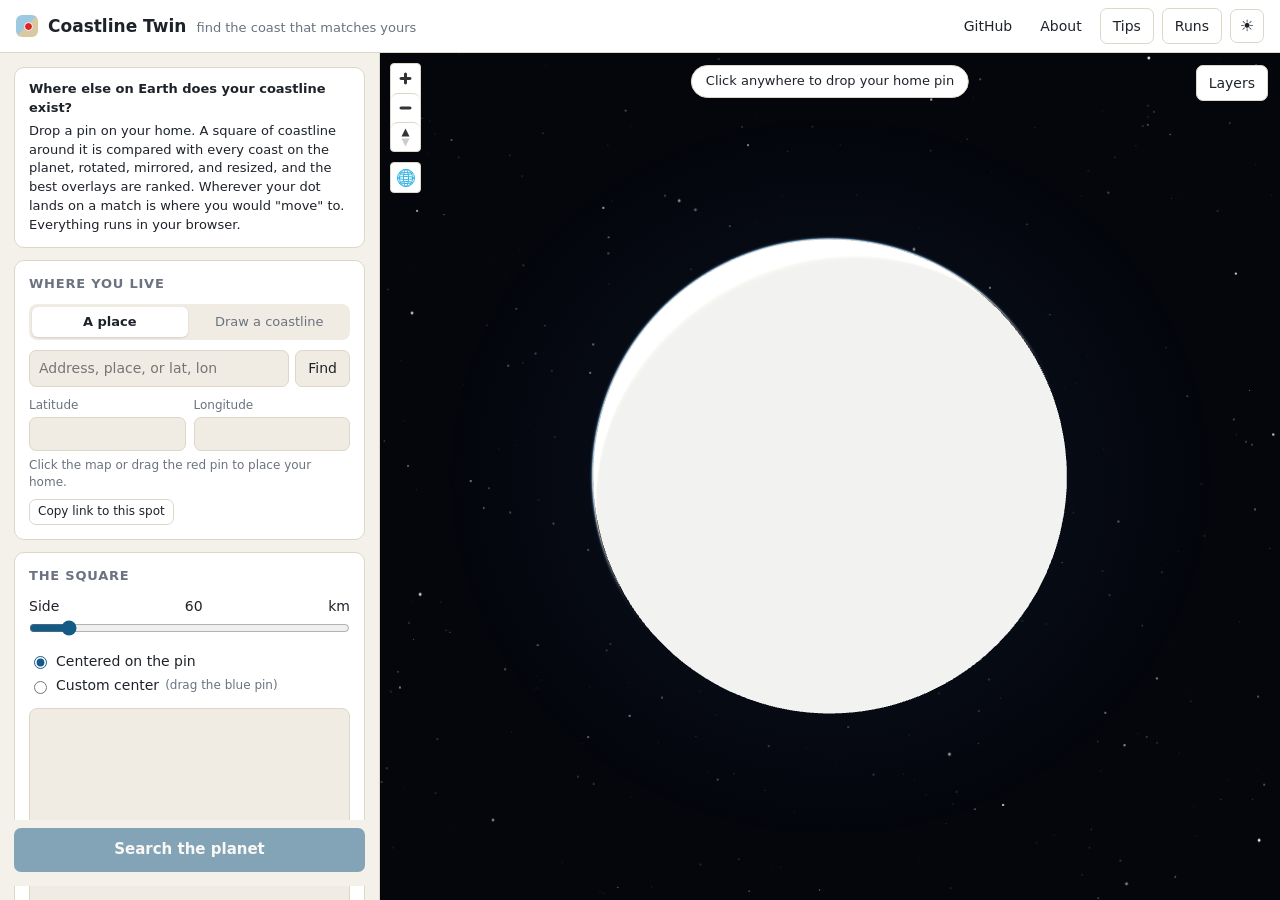
<file: docs/index.html>
<!doctype html>
<html lang="en">
<head>
<meta charset="utf-8">
<meta name="viewport" content="width=device-width, initial-scale=1">
<meta name="color-scheme" content="light dark">
<meta name="description" content="Take a square of the coastline around your home and find the places on Earth whose coastline lines up with it. Runs entirely in your browser.">
<title>Coastline Twin</title>
<meta property="og:title" content="Coastline Twin">
<meta property="og:description" content="Take a square of the coastline around your home and find the places on Earth whose coastline lines up with it. Runs entirely in your browser.">
<meta property="og:type" content="website">
<meta property="og:url" content="https://silentoplayz.github.io/coastline-twin/">
<meta property="og:image" content="https://silentoplayz.github.io/coastline-twin/images/compare-satellite.jpg">
<meta name="twitter:card" content="summary_large_image">
<script>
  try {
    const s = localStorage.getItem("color-scheme");
    if (s === "light" || s === "dark") {
      document.querySelector('meta[name="color-scheme"]').content = s;
      document.documentElement.classList.add("theme-" + s);
    }
  } catch (e) {}
</script>
<link rel="stylesheet" href="vendor/maplibre-gl.css">
<link rel="stylesheet" href="style.css">
<link rel="icon" href="data:image/svg+xml,%3Csvg xmlns='http://www.w3.org/2000/svg' viewBox='0 0 32 32'%3E%3Crect width='32' height='32' rx='6' fill='%23145a86'/%3E%3Cpath d='M4 22c4-2 6-8 10-8s6 8 10 8 4-4 4-4v10H4z' fill='%23d9c9a3'/%3E%3Ccircle cx='17' cy='15' r='3' fill='%23d62728'/%3E%3C/svg%3E">
</head>
<body>
<header class="topbar">
  <div class="brand">
    <span class="brand-mark" aria-hidden="true"></span>
    <span class="brand-name">Coastline Twin</span>
    <span class="brand-tag">find the coast that matches yours</span>
  </div>
  <div class="topbar-actions">
    <a class="ghost" href="https://github.com/silentoplayz/coastline-twin" target="_blank" rel="noopener" style="padding:7px 10px;text-decoration:none;color:var(--text)">GitHub</a>
    <a class="ghost" href="about.html" style="padding:7px 10px;text-decoration:none;color:var(--text)">About</a>
    <button type="button" id="tips-button" class="ghost">Tips</button>
    <button type="button" id="runs-button" class="ghost">Runs <span id="runs-count" class="count"></span></button>
    <button type="button" id="theme-toggle" class="ghost icon" aria-label="Toggle color scheme" title="Toggle light or dark">
      <span class="sun" aria-hidden="true">☀</span><span class="moon" aria-hidden="true">☾</span>
    </button>
  </div>
</header>

<main class="layout">
  <aside class="sidebar">
    <div class="hero">
      <b>Where else on Earth does your coastline exist?</b>
      <p>Drop a pin on your home. A square of coastline around it is compared with every coast on the planet, rotated, mirrored, and resized, and the best overlays are ranked. Wherever your dot lands on a match is where you would "move" to. Everything runs in your browser.</p>
    </div>
    <form id="search-form" autocomplete="off" novalidate>
      <section class="panel">
        <h2>Where you live</h2>
        <div class="mode-switch" role="tablist" aria-label="How to describe home">
          <button type="button" class="mode-tab active" data-mode="place" role="tab" aria-selected="true">A place</button>
          <button type="button" class="mode-tab" data-mode="draw" role="tab" aria-selected="false">Draw a coastline</button>
        </div>
        <div id="place-panel">
        <div class="search-row">
          <input type="search" id="address" name="address" placeholder="Address, place, or lat, lon" aria-label="Address or coordinates">
          <button type="submit" id="search-button">Find</button>
        </div>
        <ul id="geocode-results" class="suggestions" role="listbox" hidden></ul>
        <div class="coord-row">
          <label>Latitude <input type="number" id="home-lat" step="0.0001" min="-90" max="90"></label>
          <label>Longitude <input type="number" id="home-lon" step="0.0001" min="-180" max="180"></label>
        </div>
        <p id="home-address" class="muted small">Click the map or drag the red pin to place your home.</p>
        </div>
        <div id="draw-panel" hidden>
          <canvas id="draw-canvas" class="draw-canvas"></canvas>
          <div class="draw-tools">
            <div class="button-row">
              <button type="button" class="small tool active" data-tool="land">Land</button>
              <button type="button" class="small tool" data-tool="water">Water</button>
              <button type="button" class="small tool" data-tool="dot">Dot</button>
              <label class="brush">Brush <input type="range" id="draw-brush" min="1" max="6" value="3"></label>
            </div>
            <div class="button-row">
              <button type="button" id="draw-undo" class="ghost small">Undo</button>
              <button type="button" id="draw-clear" class="ghost small">Clear</button>
              <button type="button" id="draw-flip" class="ghost small">Flip</button>
              <button type="button" id="draw-from-place" class="ghost small">Start from the map's square</button>
            </div>
          </div>
          <p class="muted small">Paint land and water, then put the dot where "home" would be. The square is <output id="draw-side">60</output> km across, set by the Side slider below. Sand is land, blue is water.</p>
        </div>
        <div class="button-row" style="margin-top:8px"><button type="button" id="copy-link" class="ghost small">Copy link to this spot</button></div>
      </section>

      <section class="panel">
        <h2>The square</h2>
        <label class="range-row">
          <span>Side <output id="side-out">60</output> km</span>
          <input type="range" id="side-km" min="20" max="400" step="5" value="60">
        </label>
        <div class="choice-row" role="radiogroup" aria-label="Square center">
          <label><input type="radio" name="center-mode" value="home" checked> Centered on the pin</label>
          <label><input type="radio" name="center-mode" value="custom"> Custom center <span class="muted small">(drag the blue pin)</span></label>
        </div>
        <div id="preview" class="preview">
          <div class="preview-image">
            <canvas id="preview-canvas" hidden></canvas>
            <div id="preview-empty" class="preview-empty">Set a location to preview the square.</div>
          </div>
          <dl id="preview-stats" class="stats" hidden>
            <div><dt>Pixels</dt><dd id="stat-pixels"></dd></div>
            <div><dt>Land</dt><dd id="stat-land"></dd></div>
            <div><dt>Coast ratio</dt><dd id="stat-coast"></dd></div>
            <div><dt>Tiles</dt><dd id="stat-tiles"></dd></div>
          </dl>
          <p id="preview-climate" class="muted small" hidden></p>
          <p id="preview-warning" class="warning small" hidden></p>
        </div>
      </section>

      <section class="panel">
        <h2>Matching</h2>
        <label class="field">Rotation
          <select id="rot-max">
            <option value="15">Within ±15°</option>
            <option value="45" selected>Within ±45°</option>
            <option value="90">Within ±90°</option>
            <option value="180">Any orientation</option>
          </select>
        </label>
        <label class="check"><input type="checkbox" id="flip" checked> Allow mirror images</label>
        <label class="check"><input type="checkbox" id="hemisphere-flip"> Allow north–south mirrors <span class="muted small">(a south-facing bay matches a north-facing one)</span></label>
        <fieldset class="chips">
          <legend>Sizes to try</legend>
          <label><input type="checkbox" name="scale" value="0.65"> 0.65×</label>
          <label><input type="checkbox" name="scale" value="0.8"> 0.8×</label>
          <label><input type="checkbox" name="scale" value="1" checked> 1×</label>
          <label><input type="checkbox" name="scale" value="1.25" checked> 1.25×</label>
          <label><input type="checkbox" name="scale" value="1.5"> 1.5×</label>
        </fieldset>
        <label class="range-row">
          <span>Detail weight <output id="detail-out">0.5</output></span>
          <input type="range" id="detail-weight" min="0" max="1" step="0.05" value="0.5">
          <span class="muted small">0 compares land masks only, 1 compares coastline overlap only</span>
        </label>
        <label class="field">Search quality
          <select id="quality">
            <option value="fast" selected>Fast (coarse pass, then refine)</option>
            <option value="thorough">Thorough (4x slower)</option>
          </select>
        </label>
        <label class="field">Coastline band <span class="muted small">pixels either side of the shoreline that count as coast</span>
          <select id="band-px">
            <option value="1">1 px, strict</option>
            <option value="2" selected>2 px</option>
            <option value="3">3 px, loose</option>
          </select>
        </label>
        <label class="field">Matches to keep <input type="number" id="top" min="1" max="100" value="15"></label>
      </section>

      <section class="panel">
        <h2>Filters</h2>
        <label class="field">Climate
          <select id="climate">
            <option value="">Any</option>
            <option value="same" id="climate-same">Same as home</option>
            <option value="group" id="climate-group">Same group as home</option>
            <option value="A">Tropical (A)</option>
            <option value="B">Arid (B)</option>
            <option value="C">Temperate (C)</option>
            <option value="D">Continental (D)</option>
            <option value="E">Polar (E)</option>
            <option value="C,D">Temperate or continental</option>
          </select>
        </label>
        <label class="check"><input type="checkbox" id="same-hemisphere"> Same hemisphere</label>
        <label class="field">Latitude band <span class="muted small">degrees from your absolute latitude, blank for any</span>
          <input type="number" id="lat-band" min="0" max="90" step="1" placeholder="any">
        </label>
        <div class="field">
          <span>Region</span>
          <div class="button-row">
            <button type="button" id="bbox-set" class="ghost">Use current map view</button>
            <button type="button" id="bbox-clear" class="ghost" hidden>Clear</button>
          </div>
          <p id="bbox-text" class="muted small">Whole planet</p>
        </div>
      </section>

      <details class="panel">
        <summary>Advanced</summary>
        <label class="check"><input type="checkbox" id="vector-sharpen" checked> Sharpen the top 20 with vector coastlines <span class="muted small">(OpenFreeMap tiles, about 250 m)</span></label>
        <label class="field">Minimum score <input type="number" id="min-score" min="0" max="1" step="0.05" value="0.5"></label>
        <label class="field">Ignore matches within <span class="muted small">km of home, blank for twice the side</span>
          <input type="number" id="exclude-km" min="0" step="10" placeholder="auto">
        </label>
        <label class="field">Worker threads <input type="number" id="workers" min="1" max="32" placeholder="auto"></label>
        <label class="field">Run label <input type="text" id="label" maxlength="60" placeholder="optional"></label>
      </details>

      <div class="run-bar">
        <button type="button" id="run-button" class="primary" disabled>Search the planet</button>
        <p id="run-estimate" class="muted small" style="text-align:center;margin:6px 0 0"></p>
      </div>
      <section id="status" class="panel status" hidden>
        <div class="status-head">
          <span id="status-label"></span>
          <button type="button" id="cancel-button" class="ghost small" hidden>Cancel</button>
        </div>
        <progress id="status-progress" max="100" value="0"></progress>
        <p id="status-text" class="muted small"></p>
        <ol id="status-interim" class="interim" hidden></ol>
      </section>
      <p class="notice">Land mask: GLOBE 30 arc-second via global-land-mask. Climate zones: Köppen-Geiger map by Rubel et al. (2017), University of Vienna, via kgcpy. Geocoding: Photon and Nominatim (OpenStreetMap). Map: MapLibre GL with OpenFreeMap vector tiles, OpenTopoMap, Esri imagery, and Mapzen elevation. Vector sharpening reads OpenFreeMap water polygons (© OpenMapTiles, data © OpenStreetMap contributors).</p>
    </form>
  </aside>

  <section class="map-wrap">
    <div id="space" aria-hidden="true"><div class="stars stars-far"></div><div class="stars stars-near"></div></div>
    <div id="map" role="application" aria-label="Map"></div>
    <div id="map-hint" class="map-hint">Click anywhere to drop your home pin</div>
    <div id="map-status" class="map-status" aria-hidden="true" hidden><span id="status-scale" class="scale"><i></i><b></b></span><span id="status-coords"></span><span id="status-elev"></span><span id="status-eye"></span></div>
    <div class="layers-control">
      <button type="button" id="layers-button" class="ghost" aria-expanded="false" aria-controls="layers-panel">Layers</button>
      <div id="layers-panel" class="layers-panel" hidden>
        <div class="layers-group"><b>Basemap</b><div id="basemap-options" class="layers-options"></div></div>
        <div class="layers-group" id="details-group"><b>Details</b>
          <div id="details-presets" class="details-presets"></div>
          <div id="details-custom" class="layers-options details-custom" hidden></div>
          <p id="details-note" class="muted small layers-hint" hidden>Topographic tiles carry their own labels and roads, so there is nothing to switch off.</p>
        </div>
        <div class="layers-group"><b>Overlays</b><div class="layers-options">
          <label><input type="checkbox" id="layer-hillshade"> Hillshade</label>
          <label><input type="checkbox" id="layer-terrain"> 3D terrain</label>
          <p id="terrain-hint" class="muted small layers-hint" hidden>Tilt the map with right-drag and zoom in to see relief. Hillshade makes it clearer.</p>
          <label><input type="checkbox" id="layer-mask"> Land mask the matcher sees</label>
        </div></div>
      </div>
    </div>
  </section>

  <aside id="results" class="results" hidden>
    <div class="results-head">
      <div>
        <h2 id="results-title"></h2>
        <p id="results-meta" class="muted small"></p>
      </div>
      <button type="button" id="results-close" class="ghost icon" aria-label="Close results">×</button>
    </div>
    <div class="tabs" role="tablist">
      <button type="button" role="tab" aria-selected="true" data-tab="matches">Matches</button>
      <button type="button" role="tab" aria-selected="false" data-tab="sheet">Contact sheet</button>
      <button type="button" role="tab" aria-selected="false" data-tab="files">Files</button>
    </div>
    <div class="results-tools">
      <label>Sort by
        <select id="sort-by">
          <option value="score">Score</option>
          <option value="coast">Coast score</option>
          <option value="mask">Mask score</option>
          <option value="distance">Distance from home</option>
          <option value="rotation">Least rotated</option>
        </select>
      </label>
      <label class="check"><input type="checkbox" id="hide-mirrored"> Hide mirrored</label>
      <span id="results-count" class="muted small"></span>
    </div>
    <div id="tab-matches" class="tab-page">
      <ol id="match-list" class="matches"></ol>
    </div>
    <div id="tab-sheet" class="tab-page" hidden>
      <div id="sheet" class="sheet"></div>
    </div>
    <div id="tab-files" class="tab-page" hidden>
      <ul id="file-list" class="files"></ul>
      <p class="muted small">Drop the GeoJSON on <a href="https://geojson.io" target="_blank" rel="noopener">geojson.io</a> to see every square on a map.</p>
    </div>
  </aside>
</main>

<dialog id="runs-dialog" closedby="any">
  <div class="dialog-head">
    <h2>Runs</h2>
    <button type="button" id="runs-close" class="ghost icon" aria-label="Close">×</button>
  </div>
  <table class="runs-table">
    <thead><tr><th>Run</th><th>Home</th><th>Square</th><th>Matches</th><th>Top match</th><th></th></tr></thead>
    <tbody id="runs-body"></tbody>
  </table>
  <p id="runs-empty" class="muted" hidden>No runs saved in this browser yet.</p>
</dialog>

<dialog id="tips-dialog" class="tips" closedby="any">
  <div class="dialog-head">
    <h2>Getting better matches</h2>
    <button type="button" id="tips-close" class="ghost icon" aria-label="Close">×</button>
  </div>
  <ol class="tips-list">
    <li><b>Give it a distinctive coastline.</b> A straight beach matches every other straight beach. Inlets, capes, estuaries, and barrier islands make a match mean something. The coast ratio in the preview is a rough measure: below 1 is featureless, 2 to 4 is good, above 5 is a maze of islands.</li>
    <li><b>Aim for roughly half land.</b> At 90 percent land any coast in the right place scores well. Use Custom center and drag the blue pin so the square sits on the coast even when your home is inland. The dot still lands where you live.</li>
    <li><b>Pick 40 to 120 km.</b> The land mask is 1 km, so a 20 km square is 20 pixels across and every coast looks alike. Above about 150 km the square describes a region, not a place.</li>
    <li><b>Turn the detail weight up when results look generic.</b> Toward 0.8 it demands that the shoreline traces line up. Toward 0.2 it only cares about the broad shape.</li>
    <li><b>Decide what rotation and mirroring mean to you.</b> A south-facing bay rotated 180 degrees faces north, with different light and weather. Keep rotation within 45 degrees and mirroring off if that matters.</li>
    <li><b>Leave the sizes at 1x and 1.25x.</b> Smaller windows win by chance more often. Add 0.65x or 0.8x only on purpose, and read those scores with suspicion.</li>
    <li><b>Filter for the life you want, then rank by shape.</b> Same hemisphere keeps the seasons. A latitude band of 5 to 10 degrees roughly keeps the climate. A region limit finds the best twin inside a country you would move to.</li>
    <li><b>Read both score bars.</b> High mask with low coast means the land is in the right place but the shoreline differs. A high coast bar is the one that makes Compare line up.</li>
    <li><b>Use Compare before you believe a match.</b> Labels off, zoom slider, and check whether the red home coastline sits on the match's shoreline or just near it. Walk the next few matches with the arrows.</li>
    <li><b>Use the climate filter for the life you want.</b> Same class keeps your summers and winters; same group keeps the broad type, temperate or continental or tropical. Shape ranks what survives.</li>
    <li><b>Read sharpened scores as a set.</b> The top twenty are re-scored against 250 m shorelines, which is stricter, so every number drops a little and the labels are calibrated to the run. Compare and Why then show the shoreline at 250 m.</li>
    <li><b>Draw a coast when there is no place.</b> Paint the shape, place the dot, and search. A drawing carries no location, and the link from Copy link reopens it for anyone.</li>
    <li><b>Share a comparison, not a screenshot.</b> Compare has a Share card and a Copy link; the link reopens the exact pairing, the card is a picture of it.</li>
    <li><b>Rerun with a shifted square.</b> Moving the center 10 km or changing the side 20 percent can change the top match. If the same places keep coming back, that is a real twin.</li>
  </ol>
</dialog>

<dialog id="why-dialog" class="why" closedby="any">
  <div class="dialog-head">
    <div>
      <h2 id="why-title"></h2>
      <p id="why-meta" class="muted small"></p>
    </div>
    <div class="button-row">
      <button type="button" id="why-compare" class="ghost small">Compare on the map</button>
      <button type="button" id="why-close" class="ghost icon" aria-label="Close">×</button>
    </div>
  </div>
  <div class="why-body">
    <div class="why-canvas-wrap">
      <canvas id="why-canvas"></canvas>
      <div class="legend">
        <span><i style="background:#d9c9a3"></i>Both land</span>
        <span><i style="background:#9ecae1"></i>Both water</span>
        <span><i style="background:#e6a23c"></i>Water where you have land</span>
        <span><i style="background:#8e6bbf"></i>Land where you have water</span>
        <span><i style="background:#2ca02c"></i>Your coastline, matched</span>
        <span><i style="background:#d62728"></i>Your coastline, unmatched</span>
      </div>
    </div>
    <div class="why-text">
      <dl class="stats why-stats">
        <div><dt>Pixels agree</dt><dd id="why-agree"></dd></div>
        <div><dt>Your coast matched</dt><dd id="why-home-coast"></dd></div>
        <div><dt>Its coast explained</dt><dd id="why-match-coast"></dd></div>
        <div><dt>Score</dt><dd id="why-score"></dd></div>
        <div><dt>Continuity</dt><dd id="why-continuity"></dd></div>
        <div><dt>Largest matched piece</dt><dd id="why-longest"></dd></div>
      </dl>
      <p id="why-summary"></p>
      <ul id="why-points"></ul>
    </div>
  </div>
</dialog>

<dialog id="card-dialog" class="card" closedby="any">
  <div class="dialog-head">
    <h2>Share card</h2>
    <button type="button" id="card-close" class="ghost icon" aria-label="Close">×</button>
  </div>
  <img id="card-image" alt="Share card: home and match side by side">
  <div class="button-row" style="margin-top:10px">
    <button type="button" id="card-download" class="primary" style="width:auto">Download PNG</button>
    <button type="button" id="card-copy" class="ghost">Copy image</button>
    <button type="button" id="card-share" class="ghost" hidden>Share…</button>
    <button type="button" id="card-link" class="ghost">Copy link to this comparison</button>
  </div>
</dialog>

<dialog id="compare-dialog" class="compare" closedby="any">
  <div class="dialog-head">
    <div>
      <h2 id="compare-title"></h2>
      <p id="compare-meta" class="muted small"></p>
    </div>
    <div class="compare-controls">
      <label class="check"><input type="checkbox" id="compare-coast" checked> Home coastline <span class="muted small">(green where matched)</span></label>
      <label class="check"><input type="checkbox" id="compare-labels" checked> Labels</label>
      <label class="check zoomer">Zoom <input type="range" id="compare-zoom" min="-2" max="2" step="0.25" value="0"></label>
      <button type="button" id="compare-link" class="ghost small">Copy link</button>
      <button type="button" id="compare-share" class="small">Share card</button>
      <button type="button" id="compare-prev" class="ghost small" title="Previous match">‹</button>
      <button type="button" id="compare-next" class="ghost small" title="Next match">›</button>
      <button type="button" id="compare-close" class="ghost icon" aria-label="Close">×</button>
    </div>
  </div>
  <div class="compare-maps">
    <div class="compare-pane"><div id="compare-home" class="compare-map"></div><canvas id="compare-home-canvas" class="compare-canvas" hidden></canvas><span class="caption" id="compare-home-caption">Home</span></div>
    <div class="compare-pane"><div id="compare-match" class="compare-map"></div><span class="caption" id="compare-match-caption"></span></div>
  </div>
  <p class="notice">The match is rotated, mirrored, and scaled so its coastline sits the way yours does. Map data © <a href="https://www.openstreetmap.org/copyright" target="_blank" rel="noopener">OpenStreetMap</a> contributors, © <a href="https://openmaptiles.org/" target="_blank" rel="noopener">OpenMapTiles</a>, tiles by <a href="https://openfreemap.org/" target="_blank" rel="noopener">OpenFreeMap</a>.</p>
</dialog>

<div id="toast" class="toast" role="status" aria-live="polite" hidden></div>

<script src="vendor/maplibre-gl.js"></script>
<script src="geo.js"></script>
<script src="app.js"></script>
</body>
</html>
</file>
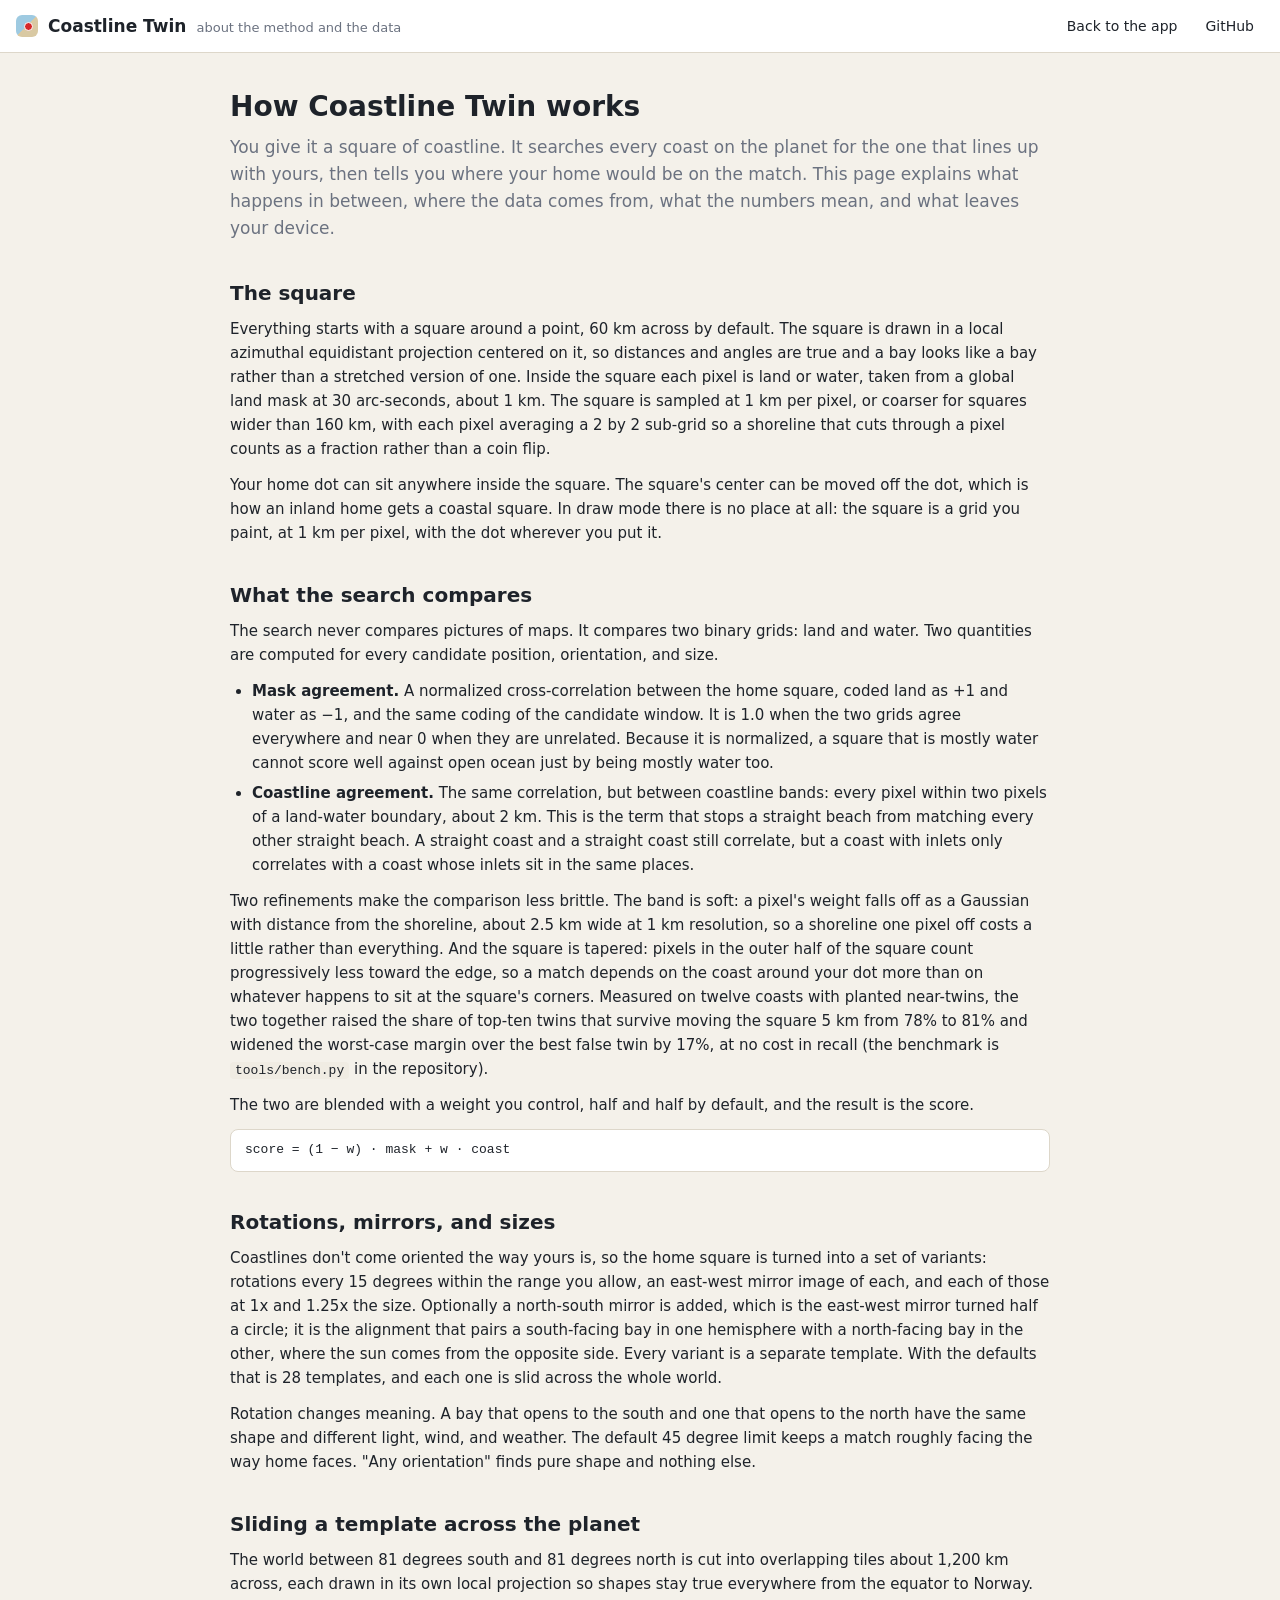
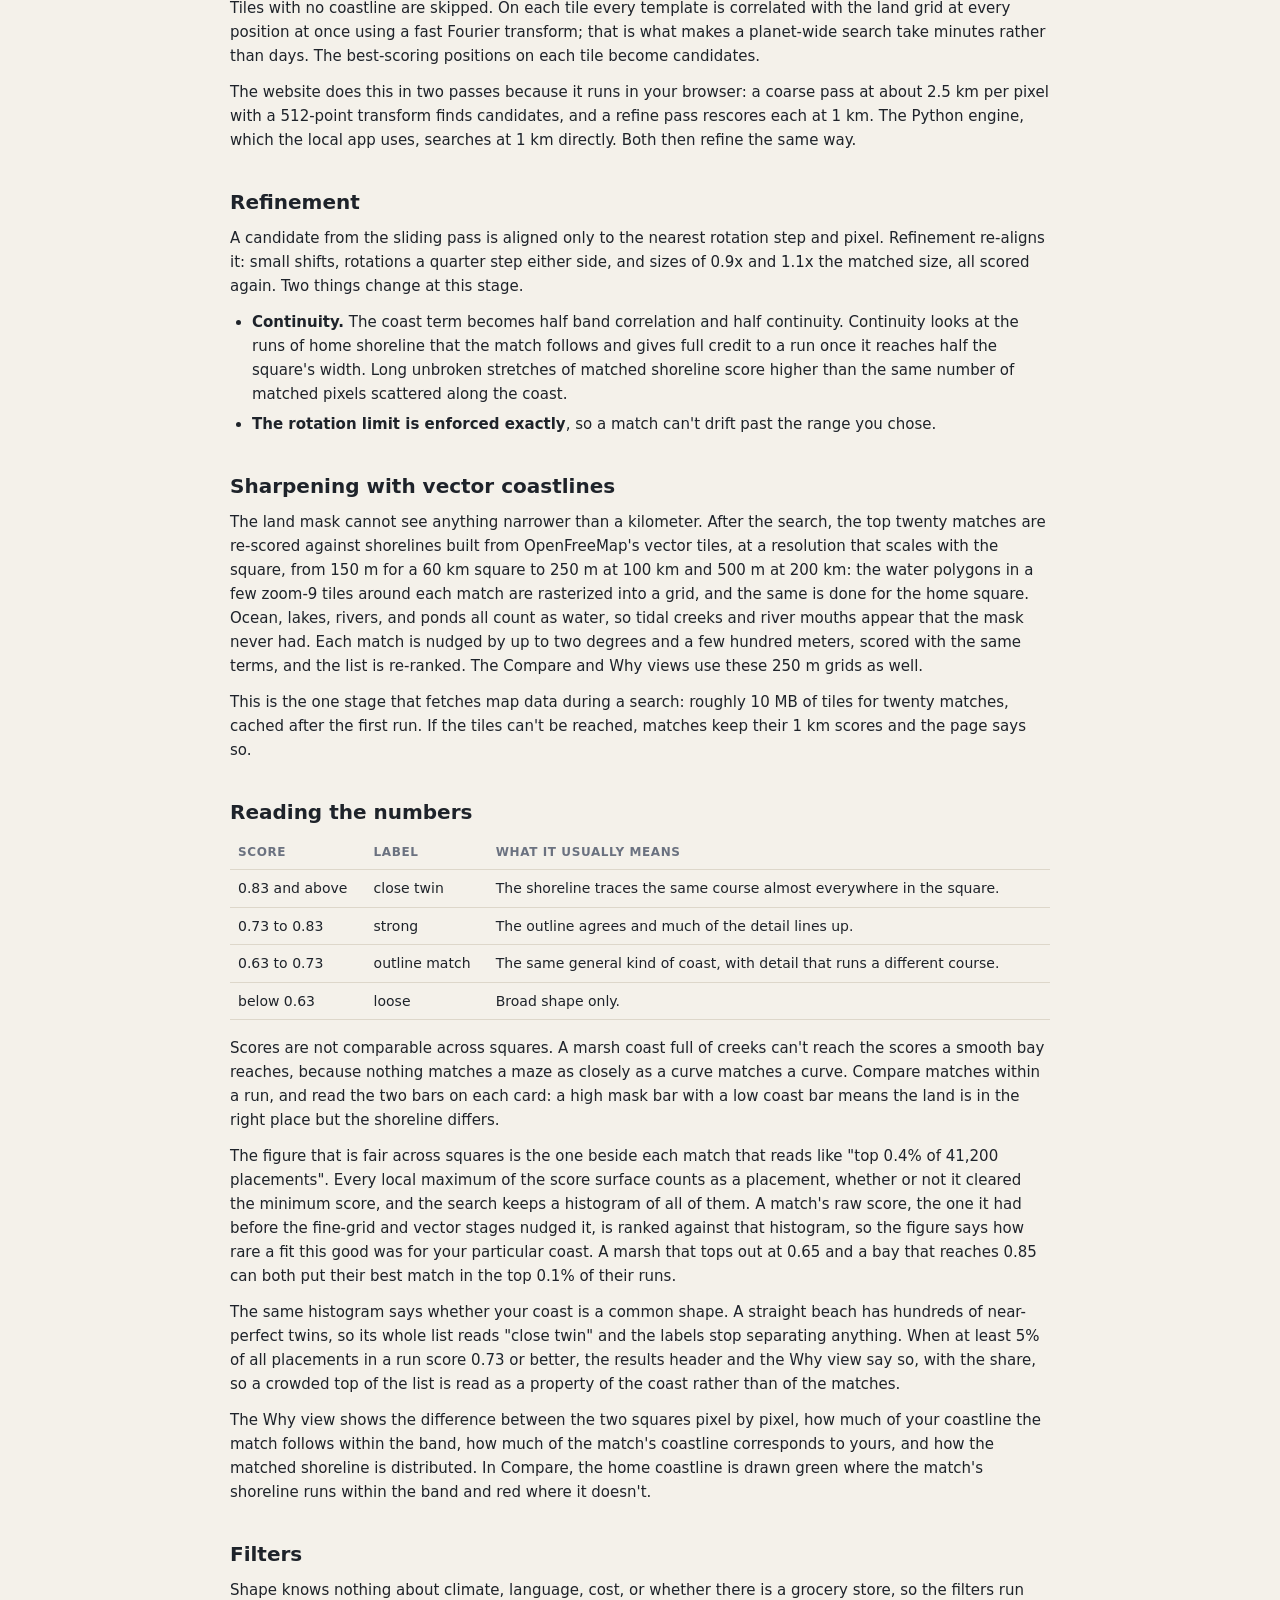
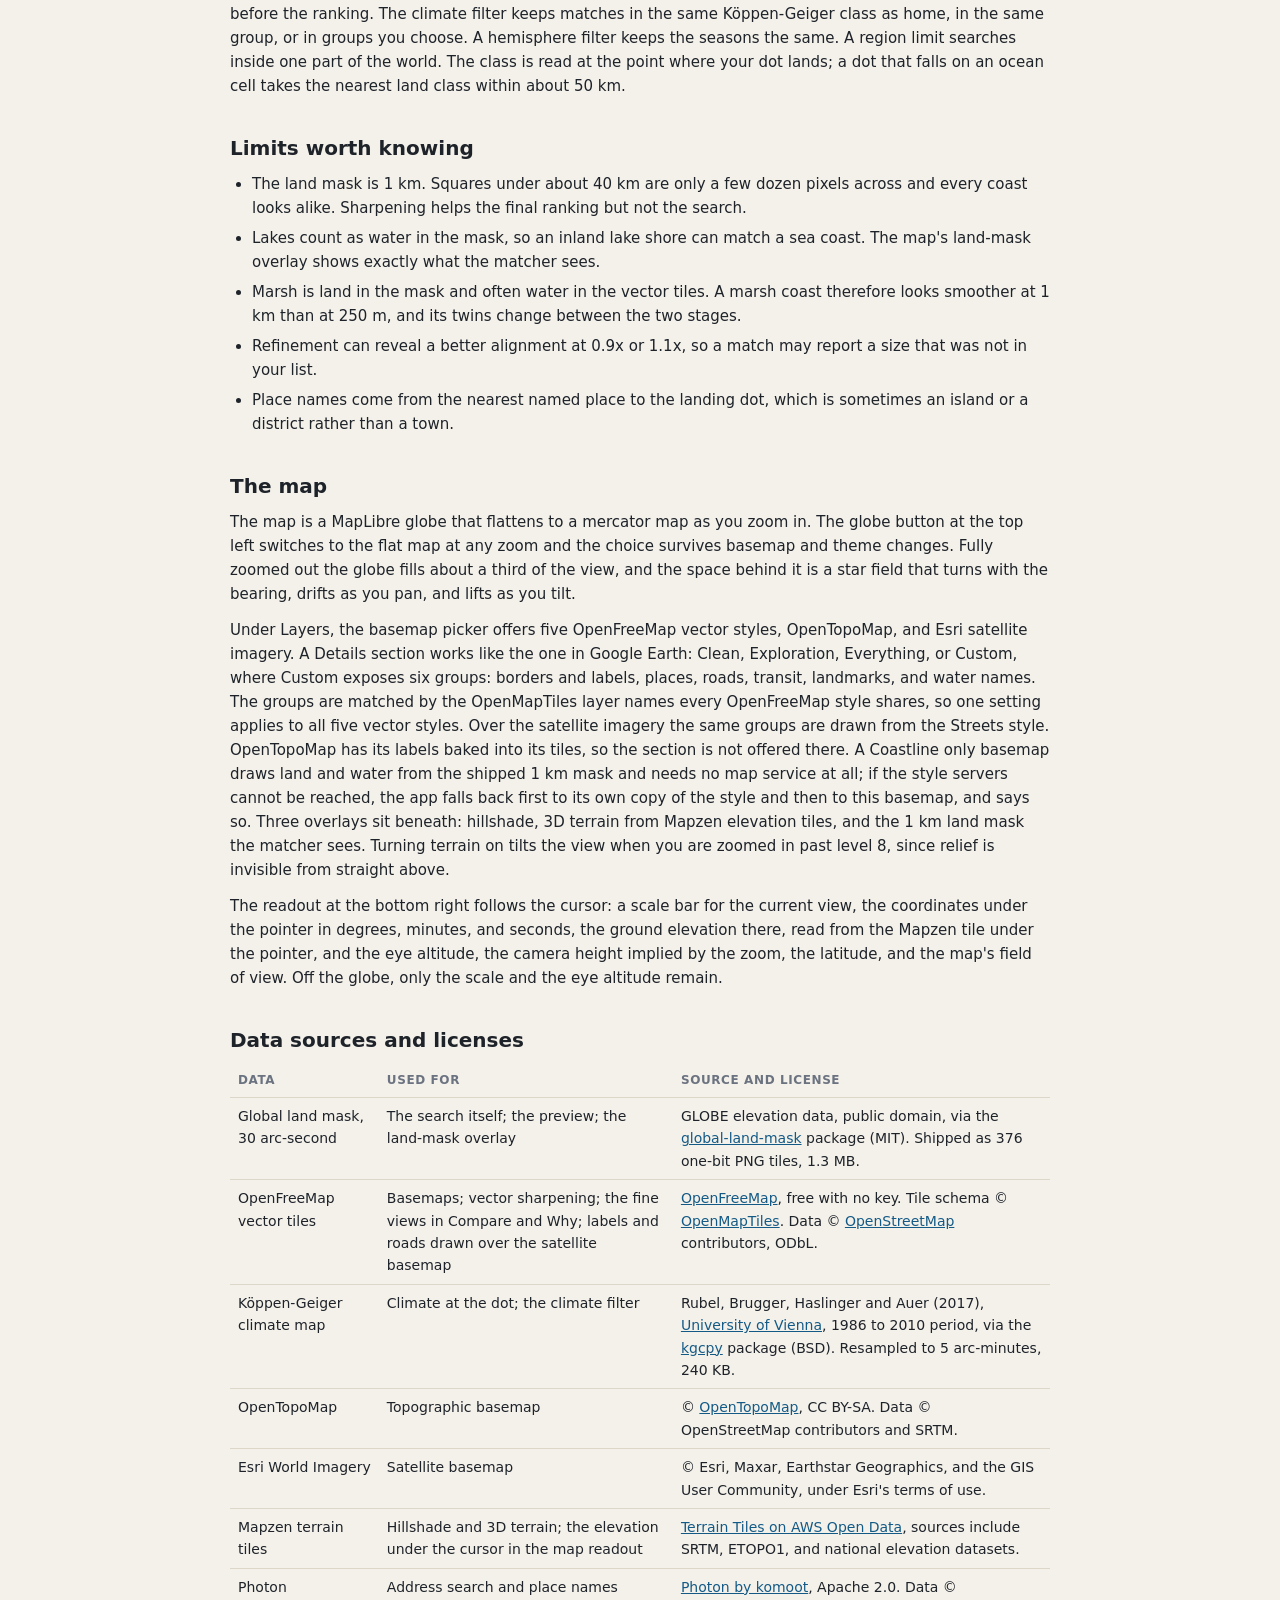
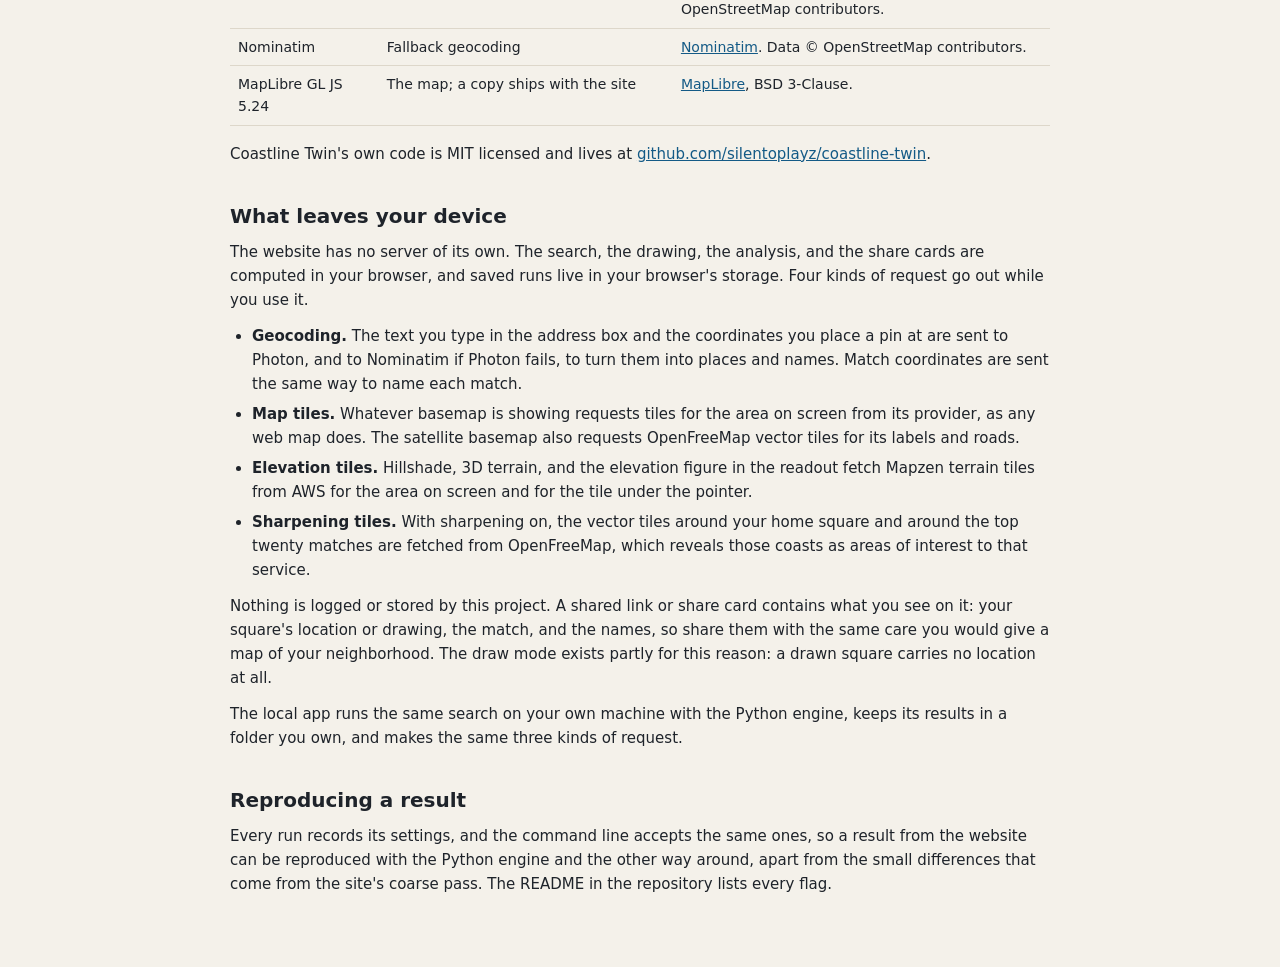
<file: docs/about.html>
<!doctype html>
<html lang="en">
<head>
<meta charset="utf-8">
<meta name="viewport" content="width=device-width, initial-scale=1">
<meta name="color-scheme" content="light dark">
<title>About Coastline Twin</title>
<script>
  try {
    const s = localStorage.getItem("color-scheme");
    if (s === "light" || s === "dark") {
      document.querySelector('meta[name="color-scheme"]').content = s;
      document.documentElement.classList.add("theme-" + s);
    }
  } catch (e) {}
</script>
<link rel="stylesheet" href="style.css">
<link rel="icon" href="data:image/svg+xml,%3Csvg xmlns='http://www.w3.org/2000/svg' viewBox='0 0 32 32'%3E%3Crect width='32' height='32' rx='6' fill='%23145a86'/%3E%3Cpath d='M4 22c4-2 6-8 10-8s6 8 10 8 4-4 4-4v10H4z' fill='%23d9c9a3'/%3E%3Ccircle cx='17' cy='15' r='3' fill='%23d62728'/%3E%3C/svg%3E">
<style>
  html, body { height: auto; min-height: 100%; }
  .topbar { position: sticky; top: 0; z-index: 5; }
  .doc { max-width: 820px; margin: 0 auto; padding: 24px 20px 60px; font-size: 15px; line-height: 1.6; }
  .doc h1 { font-size: 28px; margin: 8px 0 4px; }
  .doc h2 { font-size: 20px; text-transform: none; letter-spacing: 0; color: var(--text); margin: 34px 0 8px; }
  .doc h3 { font-size: 16px; margin: 22px 0 6px; }
  .doc p { margin: 0 0 12px; }
  .doc ul, .doc ol { margin: 0 0 12px; padding-left: 22px; }
  .doc li { margin-bottom: 6px; }
  .doc table { border-collapse: collapse; width: 100%; font-size: 14px; margin: 8px 0 16px; }
  .doc th, .doc td { text-align: left; padding: 7px 8px; border-bottom: 1px solid var(--border); vertical-align: top; }
  .doc th { color: var(--muted); font-weight: 600; font-size: 12px; text-transform: uppercase; letter-spacing: .05em; }
  .doc code { background: var(--panel2); padding: 1px 5px; border-radius: 4px; font-size: 13px; }
  .doc .lede { font-size: 17px; color: var(--muted); margin-bottom: 20px; }
  .doc .formula { background: var(--panel); border: 1px solid var(--border); border-radius: 8px; padding: 10px 14px; font-family: ui-monospace, SFMono-Regular, Menlo, monospace; font-size: 13px; margin: 8px 0 14px; overflow-x: auto; }
  .doc a.back { display: inline-block; margin-bottom: 14px; }
</style>
</head>
<body>
<header class="topbar">
  <div class="brand">
    <span class="brand-mark" aria-hidden="true"></span>
    <span class="brand-name">Coastline Twin</span>
    <span class="brand-tag">about the method and the data</span>
  </div>
  <div class="topbar-actions">
    <a class="ghost" href="./" style="padding:7px 10px;text-decoration:none;color:var(--text)">Back to the app</a>
    <a class="ghost" href="https://github.com/silentoplayz/coastline-twin" target="_blank" rel="noopener" style="padding:7px 10px;text-decoration:none;color:var(--text)">GitHub</a>
  </div>
</header>
<main class="doc">
  <h1>How Coastline Twin works</h1>
  <p class="lede">You give it a square of coastline. It searches every coast on the planet for the one that lines up with yours, then tells you where your home would be on the match. This page explains what happens in between, where the data comes from, what the numbers mean, and what leaves your device.</p>

  <h2>The square</h2>
  <p>Everything starts with a square around a point, 60 km across by default. The square is drawn in a local azimuthal equidistant projection centered on it, so distances and angles are true and a bay looks like a bay rather than a stretched version of one. Inside the square each pixel is land or water, taken from a global land mask at 30 arc-seconds, about 1 km. The square is sampled at 1 km per pixel, or coarser for squares wider than 160 km, with each pixel averaging a 2 by 2 sub-grid so a shoreline that cuts through a pixel counts as a fraction rather than a coin flip.</p>
  <p>Your home dot can sit anywhere inside the square. The square's center can be moved off the dot, which is how an inland home gets a coastal square. In draw mode there is no place at all: the square is a grid you paint, at 1 km per pixel, with the dot wherever you put it.</p>

  <h2>What the search compares</h2>
  <p>The search never compares pictures of maps. It compares two binary grids: land and water. Two quantities are computed for every candidate position, orientation, and size.</p>
  <ul>
    <li><b>Mask agreement.</b> A normalized cross-correlation between the home square, coded land as +1 and water as −1, and the same coding of the candidate window. It is 1.0 when the two grids agree everywhere and near 0 when they are unrelated. Because it is normalized, a square that is mostly water cannot score well against open ocean just by being mostly water too.</li>
    <li><b>Coastline agreement.</b> The same correlation, but between coastline bands: every pixel within two pixels of a land-water boundary, about 2 km. This is the term that stops a straight beach from matching every other straight beach. A straight coast and a straight coast still correlate, but a coast with inlets only correlates with a coast whose inlets sit in the same places.</li>
  </ul>
  <p>Two refinements make the comparison less brittle. The band is soft: a pixel's weight falls off as a Gaussian with distance from the shoreline, about 2.5 km wide at 1 km resolution, so a shoreline one pixel off costs a little rather than everything. And the square is tapered: pixels in the outer half of the square count progressively less toward the edge, so a match depends on the coast around your dot more than on whatever happens to sit at the square's corners. Measured on twelve coasts with planted near-twins, the two together raised the share of top-ten twins that survive moving the square 5 km from 78% to 81% and widened the worst-case margin over the best false twin by 17%, at no cost in recall (the benchmark is <code>tools/bench.py</code> in the repository).</p>
  <p>The two are blended with a weight you control, half and half by default, and the result is the score.</p>
  <div class="formula">score = (1 − w) · mask + w · coast</div>

  <h2>Rotations, mirrors, and sizes</h2>
  <p>Coastlines don't come oriented the way yours is, so the home square is turned into a set of variants: rotations every 15 degrees within the range you allow, an east-west mirror image of each, and each of those at 1x and 1.25x the size. Optionally a north-south mirror is added, which is the east-west mirror turned half a circle; it is the alignment that pairs a south-facing bay in one hemisphere with a north-facing bay in the other, where the sun comes from the opposite side. Every variant is a separate template. With the defaults that is 28 templates, and each one is slid across the whole world.</p>
  <p>Rotation changes meaning. A bay that opens to the south and one that opens to the north have the same shape and different light, wind, and weather. The default 45 degree limit keeps a match roughly facing the way home faces. "Any orientation" finds pure shape and nothing else.</p>

  <h2>Sliding a template across the planet</h2>
  <p>The world between 81 degrees south and 81 degrees north is cut into overlapping tiles about 1,200 km across, each drawn in its own local projection so shapes stay true everywhere from the equator to Norway. Tiles with no coastline are skipped. On each tile every template is correlated with the land grid at every position at once using a fast Fourier transform; that is what makes a planet-wide search take minutes rather than days. The best-scoring positions on each tile become candidates.</p>
  <p>The website does this in two passes because it runs in your browser: a coarse pass at about 2.5 km per pixel with a 512-point transform finds candidates, and a refine pass rescores each at 1 km. The Python engine, which the local app uses, searches at 1 km directly. Both then refine the same way.</p>

  <h2>Refinement</h2>
  <p>A candidate from the sliding pass is aligned only to the nearest rotation step and pixel. Refinement re-aligns it: small shifts, rotations a quarter step either side, and sizes of 0.9x and 1.1x the matched size, all scored again. Two things change at this stage.</p>
  <ul>
    <li><b>Continuity.</b> The coast term becomes half band correlation and half continuity. Continuity looks at the runs of home shoreline that the match follows and gives full credit to a run once it reaches half the square's width. Long unbroken stretches of matched shoreline score higher than the same number of matched pixels scattered along the coast.</li>
    <li><b>The rotation limit is enforced exactly</b>, so a match can't drift past the range you chose.</li>
  </ul>

  <h2>Sharpening with vector coastlines</h2>
  <p>The land mask cannot see anything narrower than a kilometer. After the search, the top twenty matches are re-scored against shorelines built from OpenFreeMap's vector tiles, at a resolution that scales with the square, from 150 m for a 60 km square to 250 m at 100 km and 500 m at 200 km: the water polygons in a few zoom-9 tiles around each match are rasterized into a grid, and the same is done for the home square. Ocean, lakes, rivers, and ponds all count as water, so tidal creeks and river mouths appear that the mask never had. Each match is nudged by up to two degrees and a few hundred meters, scored with the same terms, and the list is re-ranked. The Compare and Why views use these 250 m grids as well.</p>
  <p>This is the one stage that fetches map data during a search: roughly 10 MB of tiles for twenty matches, cached after the first run. If the tiles can't be reached, matches keep their 1 km scores and the page says so.</p>

  <h2>Reading the numbers</h2>
  <table>
    <thead><tr><th>Score</th><th>Label</th><th>What it usually means</th></tr></thead>
    <tbody>
      <tr><td>0.83 and above</td><td>close twin</td><td>The shoreline traces the same course almost everywhere in the square.</td></tr>
      <tr><td>0.73 to 0.83</td><td>strong</td><td>The outline agrees and much of the detail lines up.</td></tr>
      <tr><td>0.63 to 0.73</td><td>outline match</td><td>The same general kind of coast, with detail that runs a different course.</td></tr>
      <tr><td>below 0.63</td><td>loose</td><td>Broad shape only.</td></tr>
    </tbody>
  </table>
  <p>Scores are not comparable across squares. A marsh coast full of creeks can't reach the scores a smooth bay reaches, because nothing matches a maze as closely as a curve matches a curve. Compare matches within a run, and read the two bars on each card: a high mask bar with a low coast bar means the land is in the right place but the shoreline differs.</p>
  <p>The figure that is fair across squares is the one beside each match that reads like "top 0.4% of 41,200 placements". Every local maximum of the score surface counts as a placement, whether or not it cleared the minimum score, and the search keeps a histogram of all of them. A match's raw score, the one it had before the fine-grid and vector stages nudged it, is ranked against that histogram, so the figure says how rare a fit this good was for your particular coast. A marsh that tops out at 0.65 and a bay that reaches 0.85 can both put their best match in the top 0.1% of their runs.</p>
  <p>The same histogram says whether your coast is a common shape. A straight beach has hundreds of near-perfect twins, so its whole list reads "close twin" and the labels stop separating anything. When at least 5% of all placements in a run score 0.73 or better, the results header and the Why view say so, with the share, so a crowded top of the list is read as a property of the coast rather than of the matches.</p>
  <p>The Why view shows the difference between the two squares pixel by pixel, how much of your coastline the match follows within the band, how much of the match's coastline corresponds to yours, and how the matched shoreline is distributed. In Compare, the home coastline is drawn green where the match's shoreline runs within the band and red where it doesn't.</p>

  <h2>Filters</h2>
  <p>Shape knows nothing about climate, language, cost, or whether there is a grocery store, so the filters run before the ranking. The climate filter keeps matches in the same Köppen-Geiger class as home, in the same group, or in groups you choose. A hemisphere filter keeps the seasons the same. A region limit searches inside one part of the world. The class is read at the point where your dot lands; a dot that falls on an ocean cell takes the nearest land class within about 50 km.</p>

  <h2>Limits worth knowing</h2>
  <ul>
    <li>The land mask is 1 km. Squares under about 40 km are only a few dozen pixels across and every coast looks alike. Sharpening helps the final ranking but not the search.</li>
    <li>Lakes count as water in the mask, so an inland lake shore can match a sea coast. The map's land-mask overlay shows exactly what the matcher sees.</li>
    <li>Marsh is land in the mask and often water in the vector tiles. A marsh coast therefore looks smoother at 1 km than at 250 m, and its twins change between the two stages.</li>
    <li>Refinement can reveal a better alignment at 0.9x or 1.1x, so a match may report a size that was not in your list.</li>
    <li>Place names come from the nearest named place to the landing dot, which is sometimes an island or a district rather than a town.</li>
  </ul>

  <h2>The map</h2>
  <p>The map is a MapLibre globe that flattens to a mercator map as you zoom in. The globe button at the top left switches to the flat map at any zoom and the choice survives basemap and theme changes. Fully zoomed out the globe fills about a third of the view, and the space behind it is a star field that turns with the bearing, drifts as you pan, and lifts as you tilt.</p>
  <p>Under Layers, the basemap picker offers five OpenFreeMap vector styles, OpenTopoMap, and Esri satellite imagery. A Details section works like the one in Google Earth: Clean, Exploration, Everything, or Custom, where Custom exposes six groups: borders and labels, places, roads, transit, landmarks, and water names. The groups are matched by the OpenMapTiles layer names every OpenFreeMap style shares, so one setting applies to all five vector styles. Over the satellite imagery the same groups are drawn from the Streets style. OpenTopoMap has its labels baked into its tiles, so the section is not offered there. A Coastline only basemap draws land and water from the shipped 1 km mask and needs no map service at all; if the style servers cannot be reached, the app falls back first to its own copy of the style and then to this basemap, and says so. Three overlays sit beneath: hillshade, 3D terrain from Mapzen elevation tiles, and the 1 km land mask the matcher sees. Turning terrain on tilts the view when you are zoomed in past level 8, since relief is invisible from straight above.</p>
  <p>The readout at the bottom right follows the cursor: a scale bar for the current view, the coordinates under the pointer in degrees, minutes, and seconds, the ground elevation there, read from the Mapzen tile under the pointer, and the eye altitude, the camera height implied by the zoom, the latitude, and the map's field of view. Off the globe, only the scale and the eye altitude remain.</p>

  <h2>Data sources and licenses</h2>
  <table>
    <thead><tr><th>Data</th><th>Used for</th><th>Source and license</th></tr></thead>
    <tbody>
      <tr><td>Global land mask, 30 arc-second</td><td>The search itself; the preview; the land-mask overlay</td><td>GLOBE elevation data, public domain, via the <a href="https://github.com/toddkarin/global-land-mask">global-land-mask</a> package (MIT). Shipped as 376 one-bit PNG tiles, 1.3 MB.</td></tr>
      <tr><td>OpenFreeMap vector tiles</td><td>Basemaps; vector sharpening; the fine views in Compare and Why; labels and roads drawn over the satellite basemap</td><td><a href="https://openfreemap.org">OpenFreeMap</a>, free with no key. Tile schema © <a href="https://www.openmaptiles.org/">OpenMapTiles</a>. Data © <a href="https://www.openstreetmap.org/copyright">OpenStreetMap</a> contributors, ODbL.</td></tr>
      <tr><td>Köppen-Geiger climate map</td><td>Climate at the dot; the climate filter</td><td>Rubel, Brugger, Haslinger and Auer (2017), <a href="https://koeppen-geiger.vu-wien.ac.at/">University of Vienna</a>, 1986 to 2010 period, via the <a href="https://github.com/cwru-sdle/kgcpy">kgcpy</a> package (BSD). Resampled to 5 arc-minutes, 240 KB.</td></tr>
      <tr><td>OpenTopoMap</td><td>Topographic basemap</td><td>© <a href="https://opentopomap.org">OpenTopoMap</a>, CC BY-SA. Data © OpenStreetMap contributors and SRTM.</td></tr>
      <tr><td>Esri World Imagery</td><td>Satellite basemap</td><td>© Esri, Maxar, Earthstar Geographics, and the GIS User Community, under Esri's terms of use.</td></tr>
      <tr><td>Mapzen terrain tiles</td><td>Hillshade and 3D terrain; the elevation under the cursor in the map readout</td><td><a href="https://registry.opendata.aws/terrain-tiles/">Terrain Tiles on AWS Open Data</a>, sources include SRTM, ETOPO1, and national elevation datasets.</td></tr>
      <tr><td>Photon</td><td>Address search and place names</td><td><a href="https://photon.komoot.io">Photon by komoot</a>, Apache 2.0. Data © OpenStreetMap contributors.</td></tr>
      <tr><td>Nominatim</td><td>Fallback geocoding</td><td><a href="https://nominatim.org">Nominatim</a>. Data © OpenStreetMap contributors.</td></tr>
      <tr><td>MapLibre GL JS 5.24</td><td>The map; a copy ships with the site</td><td><a href="https://maplibre.org">MapLibre</a>, BSD 3-Clause.</td></tr>
    </tbody>
  </table>
  <p>Coastline Twin's own code is MIT licensed and lives at <a href="https://github.com/silentoplayz/coastline-twin">github.com/silentoplayz/coastline-twin</a>.</p>

  <h2>What leaves your device</h2>
  <p>The website has no server of its own. The search, the drawing, the analysis, and the share cards are computed in your browser, and saved runs live in your browser's storage. Four kinds of request go out while you use it.</p>
  <ul>
    <li><b>Geocoding.</b> The text you type in the address box and the coordinates you place a pin at are sent to Photon, and to Nominatim if Photon fails, to turn them into places and names. Match coordinates are sent the same way to name each match.</li>
    <li><b>Map tiles.</b> Whatever basemap is showing requests tiles for the area on screen from its provider, as any web map does. The satellite basemap also requests OpenFreeMap vector tiles for its labels and roads.</li>
    <li><b>Elevation tiles.</b> Hillshade, 3D terrain, and the elevation figure in the readout fetch Mapzen terrain tiles from AWS for the area on screen and for the tile under the pointer.</li>
    <li><b>Sharpening tiles.</b> With sharpening on, the vector tiles around your home square and around the top twenty matches are fetched from OpenFreeMap, which reveals those coasts as areas of interest to that service.</li>
  </ul>
  <p>Nothing is logged or stored by this project. A shared link or share card contains what you see on it: your square's location or drawing, the match, and the names, so share them with the same care you would give a map of your neighborhood. The draw mode exists partly for this reason: a drawn square carries no location at all.</p>
  <p>The local app runs the same search on your own machine with the Python engine, keeps its results in a folder you own, and makes the same three kinds of request.</p>

  <h2>Reproducing a result</h2>
  <p>Every run records its settings, and the command line accepts the same ones, so a result from the website can be reproduced with the Python engine and the other way around, apart from the small differences that come from the site's coarse pass. The README in the repository lists every flag.</p>
</main>
</body>
</html>
</file>
<file: docs/vendor/maplibre-gl.css>
.maplibregl-map{font:12px/20px Helvetica Neue,Arial,Helvetica,sans-serif;overflow:hidden;position:relative;-webkit-tap-highlight-color:rgb(0 0 0/0)}.maplibregl-canvas{left:0;position:absolute;top:0}.maplibregl-map:fullscreen{height:100%;width:100%}.maplibregl-ctrl-group button.maplibregl-ctrl-compass{touch-action:none}.maplibregl-canvas-container.maplibregl-interactive,.maplibregl-ctrl-group button.maplibregl-ctrl-compass{cursor:grab;-webkit-user-select:none;-moz-user-select:none;user-select:none}.maplibregl-canvas-container.maplibregl-interactive.maplibregl-track-pointer{cursor:pointer}.maplibregl-canvas-container.maplibregl-interactive:active,.maplibregl-ctrl-group button.maplibregl-ctrl-compass:active{cursor:grabbing}.maplibregl-canvas-container.maplibregl-touch-zoom-rotate,.maplibregl-canvas-container.maplibregl-touch-zoom-rotate .maplibregl-canvas{touch-action:pan-x pan-y}.maplibregl-canvas-container.maplibregl-touch-drag-pan,.maplibregl-canvas-container.maplibregl-touch-drag-pan .maplibregl-canvas{touch-action:pinch-zoom}.maplibregl-canvas-container.maplibregl-touch-zoom-rotate.maplibregl-touch-drag-pan,.maplibregl-canvas-container.maplibregl-touch-zoom-rotate.maplibregl-touch-drag-pan .maplibregl-canvas{touch-action:none}.maplibregl-canvas-container.maplibregl-touch-drag-pan.maplibregl-cooperative-gestures,.maplibregl-canvas-container.maplibregl-touch-drag-pan.maplibregl-cooperative-gestures .maplibregl-canvas{touch-action:pan-x pan-y}.maplibregl-ctrl-bottom-left,.maplibregl-ctrl-bottom-right,.maplibregl-ctrl-top-left,.maplibregl-ctrl-top-right{pointer-events:none;position:absolute;z-index:2}.maplibregl-ctrl-top-left{left:0;top:0}.maplibregl-ctrl-top-right{right:0;top:0}.maplibregl-ctrl-bottom-left{bottom:0;left:0}.maplibregl-ctrl-bottom-right{bottom:0;right:0}.maplibregl-ctrl{clear:both;pointer-events:auto;transform:translate(0)}.maplibregl-ctrl-top-left .maplibregl-ctrl{float:left;margin:10px 0 0 10px}.maplibregl-ctrl-top-right .maplibregl-ctrl{float:right;margin:10px 10px 0 0}.maplibregl-ctrl-bottom-left .maplibregl-ctrl{float:left;margin:0 0 10px 10px}.maplibregl-ctrl-bottom-right .maplibregl-ctrl{float:right;margin:0 10px 10px 0}.maplibregl-ctrl-group{background:#fff;border-radius:4px}.maplibregl-ctrl-group:not(:empty){box-shadow:0 0 0 2px rgba(0,0,0,.1)}@media (forced-colors:active){.maplibregl-ctrl-group:not(:empty){box-shadow:0 0 0 2px ButtonText}}.maplibregl-ctrl-group button{background-color:transparent;border:0;box-sizing:border-box;cursor:pointer;display:block;height:29px;outline:none;padding:0;width:29px}.maplibregl-ctrl-group button+button{border-top:1px solid #ddd}.maplibregl-ctrl button .maplibregl-ctrl-icon{background-position:50%;background-repeat:no-repeat;display:block;height:100%;width:100%}@media (forced-colors:active){.maplibregl-ctrl-icon{background-color:transparent}.maplibregl-ctrl-group button+button{border-top:1px solid ButtonText}}.maplibregl-ctrl button::-moz-focus-inner{border:0;padding:0}.maplibregl-ctrl-attrib-button:focus,.maplibregl-ctrl-group button:focus{box-shadow:0 0 2px 2px #0096ff}.maplibregl-ctrl button:disabled{cursor:not-allowed}.maplibregl-ctrl button:disabled .maplibregl-ctrl-icon{opacity:.25}@media (hover:hover){.maplibregl-ctrl button:not(:disabled):hover{background-color:rgba(0,0,0,.05)}}.maplibregl-ctrl button:not(:disabled):active{background-color:rgba(0,0,0,.05)}.maplibregl-ctrl-group button:focus:focus-visible{box-shadow:0 0 2px 2px #0096ff}.maplibregl-ctrl-group button:focus:not(:focus-visible){box-shadow:none}.maplibregl-ctrl-group button:focus:first-child{border-radius:4px 4px 0 0}.maplibregl-ctrl-group button:focus:last-child{border-radius:0 0 4px 4px}.maplibregl-ctrl-group button:focus:only-child{border-radius:inherit}.maplibregl-ctrl button.maplibregl-ctrl-zoom-out .maplibregl-ctrl-icon{background-image:url("data:image/svg+xml;charset=utf-8,%3Csvg xmlns='http://www.w3.org/2000/svg' width='29' height='29' fill='%23333' viewBox='0 0 29 29'%3E%3Cpath d='M10 13c-.75 0-1.5.75-1.5 1.5S9.25 16 10 16h9c.75 0 1.5-.75 1.5-1.5S19.75 13 19 13z'/%3E%3C/svg%3E")}.maplibregl-ctrl button.maplibregl-ctrl-zoom-in .maplibregl-ctrl-icon{background-image:url("data:image/svg+xml;charset=utf-8,%3Csvg xmlns='http://www.w3.org/2000/svg' width='29' height='29' fill='%23333' viewBox='0 0 29 29'%3E%3Cpath d='M14.5 8.5c-.75 0-1.5.75-1.5 1.5v3h-3c-.75 0-1.5.75-1.5 1.5S9.25 16 10 16h3v3c0 .75.75 1.5 1.5 1.5S16 19.75 16 19v-3h3c.75 0 1.5-.75 1.5-1.5S19.75 13 19 13h-3v-3c0-.75-.75-1.5-1.5-1.5'/%3E%3C/svg%3E")}@media (forced-colors:active){.maplibregl-ctrl button.maplibregl-ctrl-zoom-out .maplibregl-ctrl-icon{background-image:url("data:image/svg+xml;charset=utf-8,%3Csvg xmlns='http://www.w3.org/2000/svg' width='29' height='29' fill='%23fff' viewBox='0 0 29 29'%3E%3Cpath d='M10 13c-.75 0-1.5.75-1.5 1.5S9.25 16 10 16h9c.75 0 1.5-.75 1.5-1.5S19.75 13 19 13z'/%3E%3C/svg%3E")}.maplibregl-ctrl button.maplibregl-ctrl-zoom-in .maplibregl-ctrl-icon{background-image:url("data:image/svg+xml;charset=utf-8,%3Csvg xmlns='http://www.w3.org/2000/svg' width='29' height='29' fill='%23fff' viewBox='0 0 29 29'%3E%3Cpath d='M14.5 8.5c-.75 0-1.5.75-1.5 1.5v3h-3c-.75 0-1.5.75-1.5 1.5S9.25 16 10 16h3v3c0 .75.75 1.5 1.5 1.5S16 19.75 16 19v-3h3c.75 0 1.5-.75 1.5-1.5S19.75 13 19 13h-3v-3c0-.75-.75-1.5-1.5-1.5'/%3E%3C/svg%3E")}}@media (forced-colors:active) and (prefers-color-scheme:light){.maplibregl-ctrl button.maplibregl-ctrl-zoom-out .maplibregl-ctrl-icon{background-image:url("data:image/svg+xml;charset=utf-8,%3Csvg xmlns='http://www.w3.org/2000/svg' width='29' height='29' viewBox='0 0 29 29'%3E%3Cpath d='M10 13c-.75 0-1.5.75-1.5 1.5S9.25 16 10 16h9c.75 0 1.5-.75 1.5-1.5S19.75 13 19 13z'/%3E%3C/svg%3E")}.maplibregl-ctrl button.maplibregl-ctrl-zoom-in .maplibregl-ctrl-icon{background-image:url("data:image/svg+xml;charset=utf-8,%3Csvg xmlns='http://www.w3.org/2000/svg' width='29' height='29' viewBox='0 0 29 29'%3E%3Cpath d='M14.5 8.5c-.75 0-1.5.75-1.5 1.5v3h-3c-.75 0-1.5.75-1.5 1.5S9.25 16 10 16h3v3c0 .75.75 1.5 1.5 1.5S16 19.75 16 19v-3h3c.75 0 1.5-.75 1.5-1.5S19.75 13 19 13h-3v-3c0-.75-.75-1.5-1.5-1.5'/%3E%3C/svg%3E")}}.maplibregl-ctrl button.maplibregl-ctrl-fullscreen .maplibregl-ctrl-icon{background-image:url("data:image/svg+xml;charset=utf-8,%3Csvg xmlns='http://www.w3.org/2000/svg' width='29' height='29' fill='%23333' viewBox='0 0 29 29'%3E%3Cpath d='M24 16v5.5c0 1.75-.75 2.5-2.5 2.5H16v-1l3-1.5-4-5.5 1-1 5.5 4 1.5-3zM6 16l1.5 3 5.5-4 1 1-4 5.5 3 1.5v1H7.5C5.75 24 5 23.25 5 21.5V16zm7-11v1l-3 1.5 4 5.5-1 1-5.5-4L6 13H5V7.5C5 5.75 5.75 5 7.5 5zm11 2.5c0-1.75-.75-2.5-2.5-2.5H16v1l3 1.5-4 5.5 1 1 5.5-4 1.5 3h1z'/%3E%3C/svg%3E")}.maplibregl-ctrl button.maplibregl-ctrl-shrink .maplibregl-ctrl-icon{background-image:url("data:image/svg+xml;charset=utf-8,%3Csvg xmlns='http://www.w3.org/2000/svg' width='29' height='29' viewBox='0 0 29 29'%3E%3Cpath d='M18.5 16c-1.75 0-2.5.75-2.5 2.5V24h1l1.5-3 5.5 4 1-1-4-5.5 3-1.5v-1zM13 18.5c0-1.75-.75-2.5-2.5-2.5H5v1l3 1.5L4 24l1 1 5.5-4 1.5 3h1zm3-8c0 1.75.75 2.5 2.5 2.5H24v-1l-3-1.5L25 5l-1-1-5.5 4L17 5h-1zM10.5 13c1.75 0 2.5-.75 2.5-2.5V5h-1l-1.5 3L5 4 4 5l4 5.5L5 12v1z'/%3E%3C/svg%3E")}@media (forced-colors:active){.maplibregl-ctrl button.maplibregl-ctrl-fullscreen .maplibregl-ctrl-icon{background-image:url("data:image/svg+xml;charset=utf-8,%3Csvg xmlns='http://www.w3.org/2000/svg' width='29' height='29' fill='%23fff' viewBox='0 0 29 29'%3E%3Cpath d='M24 16v5.5c0 1.75-.75 2.5-2.5 2.5H16v-1l3-1.5-4-5.5 1-1 5.5 4 1.5-3zM6 16l1.5 3 5.5-4 1 1-4 5.5 3 1.5v1H7.5C5.75 24 5 23.25 5 21.5V16zm7-11v1l-3 1.5 4 5.5-1 1-5.5-4L6 13H5V7.5C5 5.75 5.75 5 7.5 5zm11 2.5c0-1.75-.75-2.5-2.5-2.5H16v1l3 1.5-4 5.5 1 1 5.5-4 1.5 3h1z'/%3E%3C/svg%3E")}.maplibregl-ctrl button.maplibregl-ctrl-shrink .maplibregl-ctrl-icon{background-image:url("data:image/svg+xml;charset=utf-8,%3Csvg xmlns='http://www.w3.org/2000/svg' width='29' height='29' fill='%23fff' viewBox='0 0 29 29'%3E%3Cpath d='M18.5 16c-1.75 0-2.5.75-2.5 2.5V24h1l1.5-3 5.5 4 1-1-4-5.5 3-1.5v-1zM13 18.5c0-1.75-.75-2.5-2.5-2.5H5v1l3 1.5L4 24l1 1 5.5-4 1.5 3h1zm3-8c0 1.75.75 2.5 2.5 2.5H24v-1l-3-1.5L25 5l-1-1-5.5 4L17 5h-1zM10.5 13c1.75 0 2.5-.75 2.5-2.5V5h-1l-1.5 3L5 4 4 5l4 5.5L5 12v1z'/%3E%3C/svg%3E")}}@media (forced-colors:active) and (prefers-color-scheme:light){.maplibregl-ctrl button.maplibregl-ctrl-fullscreen .maplibregl-ctrl-icon{background-image:url("data:image/svg+xml;charset=utf-8,%3Csvg xmlns='http://www.w3.org/2000/svg' width='29' height='29' viewBox='0 0 29 29'%3E%3Cpath d='M24 16v5.5c0 1.75-.75 2.5-2.5 2.5H16v-1l3-1.5-4-5.5 1-1 5.5 4 1.5-3zM6 16l1.5 3 5.5-4 1 1-4 5.5 3 1.5v1H7.5C5.75 24 5 23.25 5 21.5V16zm7-11v1l-3 1.5 4 5.5-1 1-5.5-4L6 13H5V7.5C5 5.75 5.75 5 7.5 5zm11 2.5c0-1.75-.75-2.5-2.5-2.5H16v1l3 1.5-4 5.5 1 1 5.5-4 1.5 3h1z'/%3E%3C/svg%3E")}.maplibregl-ctrl button.maplibregl-ctrl-shrink .maplibregl-ctrl-icon{background-image:url("data:image/svg+xml;charset=utf-8,%3Csvg xmlns='http://www.w3.org/2000/svg' width='29' height='29' viewBox='0 0 29 29'%3E%3Cpath d='M18.5 16c-1.75 0-2.5.75-2.5 2.5V24h1l1.5-3 5.5 4 1-1-4-5.5 3-1.5v-1zM13 18.5c0-1.75-.75-2.5-2.5-2.5H5v1l3 1.5L4 24l1 1 5.5-4 1.5 3h1zm3-8c0 1.75.75 2.5 2.5 2.5H24v-1l-3-1.5L25 5l-1-1-5.5 4L17 5h-1zM10.5 13c1.75 0 2.5-.75 2.5-2.5V5h-1l-1.5 3L5 4 4 5l4 5.5L5 12v1z'/%3E%3C/svg%3E")}}.maplibregl-ctrl button.maplibregl-ctrl-compass .maplibregl-ctrl-icon{background-image:url("data:image/svg+xml;charset=utf-8,%3Csvg xmlns='http://www.w3.org/2000/svg' width='29' height='29' fill='%23333' viewBox='0 0 29 29'%3E%3Cpath d='m10.5 14 4-8 4 8z'/%3E%3Cpath fill='%23ccc' d='m10.5 16 4 8 4-8z'/%3E%3C/svg%3E")}@media (forced-colors:active){.maplibregl-ctrl button.maplibregl-ctrl-compass .maplibregl-ctrl-icon{background-image:url("data:image/svg+xml;charset=utf-8,%3Csvg xmlns='http://www.w3.org/2000/svg' width='29' height='29' fill='%23fff' viewBox='0 0 29 29'%3E%3Cpath d='m10.5 14 4-8 4 8z'/%3E%3Cpath fill='%23ccc' d='m10.5 16 4 8 4-8z'/%3E%3C/svg%3E")}}@media (forced-colors:active) and (prefers-color-scheme:light){.maplibregl-ctrl button.maplibregl-ctrl-compass .maplibregl-ctrl-icon{background-image:url("data:image/svg+xml;charset=utf-8,%3Csvg xmlns='http://www.w3.org/2000/svg' width='29' height='29' viewBox='0 0 29 29'%3E%3Cpath d='m10.5 14 4-8 4 8z'/%3E%3Cpath fill='%23ccc' d='m10.5 16 4 8 4-8z'/%3E%3C/svg%3E")}}.maplibregl-ctrl button.maplibregl-ctrl-globe .maplibregl-ctrl-icon{background-image:url("data:image/svg+xml;charset=utf-8,%3Csvg xmlns='http://www.w3.org/2000/svg' width='22' height='22' fill='none' stroke='%23333' viewBox='0 0 22 22'%3E%3Ccircle cx='11' cy='11' r='8.5'/%3E%3Cpath d='M17.5 11c0 4.819-3.02 8.5-6.5 8.5S4.5 15.819 4.5 11 7.52 2.5 11 2.5s6.5 3.681 6.5 8.5Z'/%3E%3Cpath d='M13.5 11c0 2.447-.331 4.64-.853 6.206-.262.785-.562 1.384-.872 1.777-.314.399-.58.517-.775.517s-.461-.118-.775-.517c-.31-.393-.61-.992-.872-1.777C8.831 15.64 8.5 13.446 8.5 11s.331-4.64.853-6.206c.262-.785.562-1.384.872-1.777.314-.399.58-.517.775-.517s.461.118.775.517c.31.393.61.992.872 1.777.522 1.565.853 3.76.853 6.206Z'/%3E%3Cpath d='M11 7.5c-1.909 0-3.622-.166-4.845-.428-.616-.132-1.08-.283-1.379-.434a1.3 1.3 0 0 1-.224-.138q.07-.058.224-.138c.299-.151.763-.302 1.379-.434C7.378 5.666 9.091 5.5 11 5.5s3.622.166 4.845.428c.616.132 1.08.283 1.379.434.105.053.177.1.224.138q-.07.058-.224.138c-.299.151-.763.302-1.379.434-1.223.262-2.936.428-4.845.428ZM4.486 6.436ZM11 16.5c-1.909 0-3.622-.166-4.845-.428-.616-.132-1.08-.283-1.379-.434a1.3 1.3 0 0 1-.224-.138 1.3 1.3 0 0 1 .224-.138c.299-.151.763-.302 1.379-.434C7.378 14.666 9.091 14.5 11 14.5s3.622.166 4.845.428c.616.132 1.08.283 1.379.434.105.053.177.1.224.138a1.3 1.3 0 0 1-.224.138c-.299.151-.763.302-1.379.434-1.223.262-2.936.428-4.845.428Zm-6.514-1.064ZM11 12.5c-2.46 0-4.672-.222-6.255-.574-.796-.177-1.406-.38-1.805-.59a1.5 1.5 0 0 1-.39-.272.3.3 0 0 1-.047-.064.3.3 0 0 1 .048-.064c.066-.073.189-.167.389-.272.399-.21 1.009-.413 1.805-.59C6.328 9.722 8.54 9.5 11 9.5s4.672.222 6.256.574c.795.177 1.405.38 1.804.59.2.105.323.2.39.272a.3.3 0 0 1 .047.064.3.3 0 0 1-.048.064 1.4 1.4 0 0 1-.389.272c-.399.21-1.009.413-1.804.59-1.584.352-3.796.574-6.256.574Zm-8.501-1.51v.002zm0 .018v.002zm17.002.002v-.002zm0-.018v-.002z'/%3E%3C/svg%3E")}.maplibregl-ctrl button.maplibregl-ctrl-globe-enabled .maplibregl-ctrl-icon{background-image:url("data:image/svg+xml;charset=utf-8,%3Csvg xmlns='http://www.w3.org/2000/svg' width='22' height='22' fill='none' stroke='%2333b5e5' viewBox='0 0 22 22'%3E%3Ccircle cx='11' cy='11' r='8.5'/%3E%3Cpath d='M17.5 11c0 4.819-3.02 8.5-6.5 8.5S4.5 15.819 4.5 11 7.52 2.5 11 2.5s6.5 3.681 6.5 8.5Z'/%3E%3Cpath d='M13.5 11c0 2.447-.331 4.64-.853 6.206-.262.785-.562 1.384-.872 1.777-.314.399-.58.517-.775.517s-.461-.118-.775-.517c-.31-.393-.61-.992-.872-1.777C8.831 15.64 8.5 13.446 8.5 11s.331-4.64.853-6.206c.262-.785.562-1.384.872-1.777.314-.399.58-.517.775-.517s.461.118.775.517c.31.393.61.992.872 1.777.522 1.565.853 3.76.853 6.206Z'/%3E%3Cpath d='M11 7.5c-1.909 0-3.622-.166-4.845-.428-.616-.132-1.08-.283-1.379-.434a1.3 1.3 0 0 1-.224-.138q.07-.058.224-.138c.299-.151.763-.302 1.379-.434C7.378 5.666 9.091 5.5 11 5.5s3.622.166 4.845.428c.616.132 1.08.283 1.379.434.105.053.177.1.224.138q-.07.058-.224.138c-.299.151-.763.302-1.379.434-1.223.262-2.936.428-4.845.428ZM4.486 6.436ZM11 16.5c-1.909 0-3.622-.166-4.845-.428-.616-.132-1.08-.283-1.379-.434a1.3 1.3 0 0 1-.224-.138 1.3 1.3 0 0 1 .224-.138c.299-.151.763-.302 1.379-.434C7.378 14.666 9.091 14.5 11 14.5s3.622.166 4.845.428c.616.132 1.08.283 1.379.434.105.053.177.1.224.138a1.3 1.3 0 0 1-.224.138c-.299.151-.763.302-1.379.434-1.223.262-2.936.428-4.845.428Zm-6.514-1.064ZM11 12.5c-2.46 0-4.672-.222-6.255-.574-.796-.177-1.406-.38-1.805-.59a1.5 1.5 0 0 1-.39-.272.3.3 0 0 1-.047-.064.3.3 0 0 1 .048-.064c.066-.073.189-.167.389-.272.399-.21 1.009-.413 1.805-.59C6.328 9.722 8.54 9.5 11 9.5s4.672.222 6.256.574c.795.177 1.405.38 1.804.59.2.105.323.2.39.272a.3.3 0 0 1 .047.064.3.3 0 0 1-.048.064 1.4 1.4 0 0 1-.389.272c-.399.21-1.009.413-1.804.59-1.584.352-3.796.574-6.256.574Zm-8.501-1.51v.002zm0 .018v.002zm17.002.002v-.002zm0-.018v-.002z'/%3E%3C/svg%3E")}.maplibregl-ctrl button.maplibregl-ctrl-terrain .maplibregl-ctrl-icon{background-image:url("data:image/svg+xml;charset=utf-8,%3Csvg xmlns='http://www.w3.org/2000/svg' width='22' height='22' fill='%23333' viewBox='0 0 22 22'%3E%3Cpath d='m1.754 13.406 4.453-4.851 3.09 3.09 3.281 3.277.969-.969-3.309-3.312 3.844-4.121 6.148 6.886h1.082v-.855l-7.207-8.07-4.84 5.187L6.169 6.57l-5.48 5.965v.871ZM.688 16.844h20.625v1.375H.688Zm0 0'/%3E%3C/svg%3E")}.maplibregl-ctrl button.maplibregl-ctrl-terrain-enabled .maplibregl-ctrl-icon{background-image:url("data:image/svg+xml;charset=utf-8,%3Csvg xmlns='http://www.w3.org/2000/svg' width='22' height='22' fill='%2333b5e5' viewBox='0 0 22 22'%3E%3Cpath d='m1.754 13.406 4.453-4.851 3.09 3.09 3.281 3.277.969-.969-3.309-3.312 3.844-4.121 6.148 6.886h1.082v-.855l-7.207-8.07-4.84 5.187L6.169 6.57l-5.48 5.965v.871ZM.688 16.844h20.625v1.375H.688Zm0 0'/%3E%3C/svg%3E")}.maplibregl-ctrl button.maplibregl-ctrl-geolocate .maplibregl-ctrl-icon{background-image:url("data:image/svg+xml;charset=utf-8,%3Csvg xmlns='http://www.w3.org/2000/svg' width='29' height='29' fill='%23333' viewBox='0 0 20 20'%3E%3Cpath d='M10 4C9 4 9 5 9 5v.1A5 5 0 0 0 5.1 9H5s-1 0-1 1 1 1 1 1h.1A5 5 0 0 0 9 14.9v.1s0 1 1 1 1-1 1-1v-.1a5 5 0 0 0 3.9-3.9h.1s1 0 1-1-1-1-1-1h-.1A5 5 0 0 0 11 5.1V5s0-1-1-1m0 2.5a3.5 3.5 0 1 1 0 7 3.5 3.5 0 1 1 0-7'/%3E%3Ccircle cx='10' cy='10' r='2'/%3E%3C/svg%3E")}.maplibregl-ctrl button.maplibregl-ctrl-geolocate:disabled .maplibregl-ctrl-icon{background-image:url("data:image/svg+xml;charset=utf-8,%3Csvg xmlns='http://www.w3.org/2000/svg' width='29' height='29' fill='%23aaa' viewBox='0 0 20 20'%3E%3Cpath d='M10 4C9 4 9 5 9 5v.1A5 5 0 0 0 5.1 9H5s-1 0-1 1 1 1 1 1h.1A5 5 0 0 0 9 14.9v.1s0 1 1 1 1-1 1-1v-.1a5 5 0 0 0 3.9-3.9h.1s1 0 1-1-1-1-1-1h-.1A5 5 0 0 0 11 5.1V5s0-1-1-1m0 2.5a3.5 3.5 0 1 1 0 7 3.5 3.5 0 1 1 0-7'/%3E%3Ccircle cx='10' cy='10' r='2'/%3E%3Cpath fill='red' d='m14 5 1 1-9 9-1-1z'/%3E%3C/svg%3E")}.maplibregl-ctrl button.maplibregl-ctrl-geolocate.maplibregl-ctrl-geolocate-active .maplibregl-ctrl-icon{background-image:url("data:image/svg+xml;charset=utf-8,%3Csvg xmlns='http://www.w3.org/2000/svg' width='29' height='29' fill='%2333b5e5' viewBox='0 0 20 20'%3E%3Cpath d='M10 4C9 4 9 5 9 5v.1A5 5 0 0 0 5.1 9H5s-1 0-1 1 1 1 1 1h.1A5 5 0 0 0 9 14.9v.1s0 1 1 1 1-1 1-1v-.1a5 5 0 0 0 3.9-3.9h.1s1 0 1-1-1-1-1-1h-.1A5 5 0 0 0 11 5.1V5s0-1-1-1m0 2.5a3.5 3.5 0 1 1 0 7 3.5 3.5 0 1 1 0-7'/%3E%3Ccircle cx='10' cy='10' r='2'/%3E%3C/svg%3E")}.maplibregl-ctrl button.maplibregl-ctrl-geolocate.maplibregl-ctrl-geolocate-active-error .maplibregl-ctrl-icon{background-image:url("data:image/svg+xml;charset=utf-8,%3Csvg xmlns='http://www.w3.org/2000/svg' width='29' height='29' fill='%23e58978' viewBox='0 0 20 20'%3E%3Cpath d='M10 4C9 4 9 5 9 5v.1A5 5 0 0 0 5.1 9H5s-1 0-1 1 1 1 1 1h.1A5 5 0 0 0 9 14.9v.1s0 1 1 1 1-1 1-1v-.1a5 5 0 0 0 3.9-3.9h.1s1 0 1-1-1-1-1-1h-.1A5 5 0 0 0 11 5.1V5s0-1-1-1m0 2.5a3.5 3.5 0 1 1 0 7 3.5 3.5 0 1 1 0-7'/%3E%3Ccircle cx='10' cy='10' r='2'/%3E%3C/svg%3E")}.maplibregl-ctrl button.maplibregl-ctrl-geolocate.maplibregl-ctrl-geolocate-background .maplibregl-ctrl-icon{background-image:url("data:image/svg+xml;charset=utf-8,%3Csvg xmlns='http://www.w3.org/2000/svg' width='29' height='29' fill='%2333b5e5' viewBox='0 0 20 20'%3E%3Cpath d='M10 4C9 4 9 5 9 5v.1A5 5 0 0 0 5.1 9H5s-1 0-1 1 1 1 1 1h.1A5 5 0 0 0 9 14.9v.1s0 1 1 1 1-1 1-1v-.1a5 5 0 0 0 3.9-3.9h.1s1 0 1-1-1-1-1-1h-.1A5 5 0 0 0 11 5.1V5s0-1-1-1m0 2.5a3.5 3.5 0 1 1 0 7 3.5 3.5 0 1 1 0-7'/%3E%3C/svg%3E")}.maplibregl-ctrl button.maplibregl-ctrl-geolocate.maplibregl-ctrl-geolocate-background-error .maplibregl-ctrl-icon{background-image:url("data:image/svg+xml;charset=utf-8,%3Csvg xmlns='http://www.w3.org/2000/svg' width='29' height='29' fill='%23e54e33' viewBox='0 0 20 20'%3E%3Cpath d='M10 4C9 4 9 5 9 5v.1A5 5 0 0 0 5.1 9H5s-1 0-1 1 1 1 1 1h.1A5 5 0 0 0 9 14.9v.1s0 1 1 1 1-1 1-1v-.1a5 5 0 0 0 3.9-3.9h.1s1 0 1-1-1-1-1-1h-.1A5 5 0 0 0 11 5.1V5s0-1-1-1m0 2.5a3.5 3.5 0 1 1 0 7 3.5 3.5 0 1 1 0-7'/%3E%3C/svg%3E")}.maplibregl-ctrl button.maplibregl-ctrl-geolocate.maplibregl-ctrl-geolocate-waiting .maplibregl-ctrl-icon{animation:maplibregl-spin 2s linear infinite}@media (forced-colors:active){.maplibregl-ctrl button.maplibregl-ctrl-geolocate .maplibregl-ctrl-icon{background-image:url("data:image/svg+xml;charset=utf-8,%3Csvg xmlns='http://www.w3.org/2000/svg' width='29' height='29' fill='%23fff' viewBox='0 0 20 20'%3E%3Cpath d='M10 4C9 4 9 5 9 5v.1A5 5 0 0 0 5.1 9H5s-1 0-1 1 1 1 1 1h.1A5 5 0 0 0 9 14.9v.1s0 1 1 1 1-1 1-1v-.1a5 5 0 0 0 3.9-3.9h.1s1 0 1-1-1-1-1-1h-.1A5 5 0 0 0 11 5.1V5s0-1-1-1m0 2.5a3.5 3.5 0 1 1 0 7 3.5 3.5 0 1 1 0-7'/%3E%3Ccircle cx='10' cy='10' r='2'/%3E%3C/svg%3E")}.maplibregl-ctrl button.maplibregl-ctrl-geolocate:disabled .maplibregl-ctrl-icon{background-image:url("data:image/svg+xml;charset=utf-8,%3Csvg xmlns='http://www.w3.org/2000/svg' width='29' height='29' fill='%23999' viewBox='0 0 20 20'%3E%3Cpath d='M10 4C9 4 9 5 9 5v.1A5 5 0 0 0 5.1 9H5s-1 0-1 1 1 1 1 1h.1A5 5 0 0 0 9 14.9v.1s0 1 1 1 1-1 1-1v-.1a5 5 0 0 0 3.9-3.9h.1s1 0 1-1-1-1-1-1h-.1A5 5 0 0 0 11 5.1V5s0-1-1-1m0 2.5a3.5 3.5 0 1 1 0 7 3.5 3.5 0 1 1 0-7'/%3E%3Ccircle cx='10' cy='10' r='2'/%3E%3Cpath fill='red' d='m14 5 1 1-9 9-1-1z'/%3E%3C/svg%3E")}.maplibregl-ctrl button.maplibregl-ctrl-geolocate.maplibregl-ctrl-geolocate-active .maplibregl-ctrl-icon{background-image:url("data:image/svg+xml;charset=utf-8,%3Csvg xmlns='http://www.w3.org/2000/svg' width='29' height='29' fill='%2333b5e5' viewBox='0 0 20 20'%3E%3Cpath d='M10 4C9 4 9 5 9 5v.1A5 5 0 0 0 5.1 9H5s-1 0-1 1 1 1 1 1h.1A5 5 0 0 0 9 14.9v.1s0 1 1 1 1-1 1-1v-.1a5 5 0 0 0 3.9-3.9h.1s1 0 1-1-1-1-1-1h-.1A5 5 0 0 0 11 5.1V5s0-1-1-1m0 2.5a3.5 3.5 0 1 1 0 7 3.5 3.5 0 1 1 0-7'/%3E%3Ccircle cx='10' cy='10' r='2'/%3E%3C/svg%3E")}.maplibregl-ctrl button.maplibregl-ctrl-geolocate.maplibregl-ctrl-geolocate-active-error .maplibregl-ctrl-icon{background-image:url("data:image/svg+xml;charset=utf-8,%3Csvg xmlns='http://www.w3.org/2000/svg' width='29' height='29' fill='%23e58978' viewBox='0 0 20 20'%3E%3Cpath d='M10 4C9 4 9 5 9 5v.1A5 5 0 0 0 5.1 9H5s-1 0-1 1 1 1 1 1h.1A5 5 0 0 0 9 14.9v.1s0 1 1 1 1-1 1-1v-.1a5 5 0 0 0 3.9-3.9h.1s1 0 1-1-1-1-1-1h-.1A5 5 0 0 0 11 5.1V5s0-1-1-1m0 2.5a3.5 3.5 0 1 1 0 7 3.5 3.5 0 1 1 0-7'/%3E%3Ccircle cx='10' cy='10' r='2'/%3E%3C/svg%3E")}.maplibregl-ctrl button.maplibregl-ctrl-geolocate.maplibregl-ctrl-geolocate-background .maplibregl-ctrl-icon{background-image:url("data:image/svg+xml;charset=utf-8,%3Csvg xmlns='http://www.w3.org/2000/svg' width='29' height='29' fill='%2333b5e5' viewBox='0 0 20 20'%3E%3Cpath d='M10 4C9 4 9 5 9 5v.1A5 5 0 0 0 5.1 9H5s-1 0-1 1 1 1 1 1h.1A5 5 0 0 0 9 14.9v.1s0 1 1 1 1-1 1-1v-.1a5 5 0 0 0 3.9-3.9h.1s1 0 1-1-1-1-1-1h-.1A5 5 0 0 0 11 5.1V5s0-1-1-1m0 2.5a3.5 3.5 0 1 1 0 7 3.5 3.5 0 1 1 0-7'/%3E%3C/svg%3E")}.maplibregl-ctrl button.maplibregl-ctrl-geolocate.maplibregl-ctrl-geolocate-background-error .maplibregl-ctrl-icon{background-image:url("data:image/svg+xml;charset=utf-8,%3Csvg xmlns='http://www.w3.org/2000/svg' width='29' height='29' fill='%23e54e33' viewBox='0 0 20 20'%3E%3Cpath d='M10 4C9 4 9 5 9 5v.1A5 5 0 0 0 5.1 9H5s-1 0-1 1 1 1 1 1h.1A5 5 0 0 0 9 14.9v.1s0 1 1 1 1-1 1-1v-.1a5 5 0 0 0 3.9-3.9h.1s1 0 1-1-1-1-1-1h-.1A5 5 0 0 0 11 5.1V5s0-1-1-1m0 2.5a3.5 3.5 0 1 1 0 7 3.5 3.5 0 1 1 0-7'/%3E%3C/svg%3E")}}@media (forced-colors:active) and (prefers-color-scheme:light){.maplibregl-ctrl button.maplibregl-ctrl-geolocate .maplibregl-ctrl-icon{background-image:url("data:image/svg+xml;charset=utf-8,%3Csvg xmlns='http://www.w3.org/2000/svg' width='29' height='29' viewBox='0 0 20 20'%3E%3Cpath d='M10 4C9 4 9 5 9 5v.1A5 5 0 0 0 5.1 9H5s-1 0-1 1 1 1 1 1h.1A5 5 0 0 0 9 14.9v.1s0 1 1 1 1-1 1-1v-.1a5 5 0 0 0 3.9-3.9h.1s1 0 1-1-1-1-1-1h-.1A5 5 0 0 0 11 5.1V5s0-1-1-1m0 2.5a3.5 3.5 0 1 1 0 7 3.5 3.5 0 1 1 0-7'/%3E%3Ccircle cx='10' cy='10' r='2'/%3E%3C/svg%3E")}.maplibregl-ctrl button.maplibregl-ctrl-geolocate:disabled .maplibregl-ctrl-icon{background-image:url("data:image/svg+xml;charset=utf-8,%3Csvg xmlns='http://www.w3.org/2000/svg' width='29' height='29' fill='%23666' viewBox='0 0 20 20'%3E%3Cpath d='M10 4C9 4 9 5 9 5v.1A5 5 0 0 0 5.1 9H5s-1 0-1 1 1 1 1 1h.1A5 5 0 0 0 9 14.9v.1s0 1 1 1 1-1 1-1v-.1a5 5 0 0 0 3.9-3.9h.1s1 0 1-1-1-1-1-1h-.1A5 5 0 0 0 11 5.1V5s0-1-1-1m0 2.5a3.5 3.5 0 1 1 0 7 3.5 3.5 0 1 1 0-7'/%3E%3Ccircle cx='10' cy='10' r='2'/%3E%3Cpath fill='red' d='m14 5 1 1-9 9-1-1z'/%3E%3C/svg%3E")}}@keyframes maplibregl-spin{0%{transform:rotate(0deg)}to{transform:rotate(1turn)}}a.maplibregl-ctrl-logo{background-image:url("data:image/svg+xml;charset=utf-8,%3Csvg xmlns='http://www.w3.org/2000/svg' width='88' height='23' fill='none'%3E%3Cpath fill='%23000' fill-opacity='.4' fill-rule='evenodd' d='M17.408 16.796h-1.827l2.501-12.095h.198l3.324 6.533.988 2.19.988-2.19 3.258-6.533h.181l2.6 12.095h-1.81l-1.218-5.644-.362-1.71-.658 1.71-2.929 5.644h-.098l-2.914-5.644-.757-1.71-.345 1.71zm1.958-3.42-.726 3.663a1.255 1.255 0 0 1-1.232 1.011h-1.827a1.255 1.255 0 0 1-1.229-1.509l2.501-12.095a1.255 1.255 0 0 1 1.23-1.001h.197a1.25 1.25 0 0 1 1.12.685l3.19 6.273 3.125-6.263a1.25 1.25 0 0 1 1.123-.695h.181a1.255 1.255 0 0 1 1.227.991l1.443 6.71a5 5 0 0 1 .314-.787l.009-.016a4.6 4.6 0 0 1 1.777-1.887c.782-.46 1.668-.667 2.611-.667a4.6 4.6 0 0 1 1.7.32l.306.134c.21-.16.474-.256.759-.256h1.694a1.255 1.255 0 0 1 1.212.925 1.255 1.255 0 0 1 1.212-.925h1.711c.284 0 .545.094.755.252.613-.3 1.312-.45 2.075-.45 1.356 0 2.557.445 3.482 1.4q.47.48.763 1.064V4.701a1.255 1.255 0 0 1 1.255-1.255h1.86A1.255 1.255 0 0 1 54.44 4.7v9.194h2.217c.19 0 .37.043.532.118v-4.77c0-.356.147-.678.385-.906a2.42 2.42 0 0 1-.682-1.71c0-.665.267-1.253.735-1.7a2.45 2.45 0 0 1 1.722-.674 2.43 2.43 0 0 1 1.705.675q.318.302.504.683V4.7a1.255 1.255 0 0 1 1.255-1.255h1.744A1.255 1.255 0 0 1 65.812 4.7v3.335a4.8 4.8 0 0 1 1.526-.246c.938 0 1.817.214 2.59.69a4.47 4.47 0 0 1 1.67 1.743v-.98a1.255 1.255 0 0 1 1.256-1.256h1.777c.233 0 .451.064.639.174a3.4 3.4 0 0 1 1.567-.372c.346 0 .861.02 1.285.232a1.25 1.25 0 0 1 .689 1.004 4.7 4.7 0 0 1 .853-.588c.795-.44 1.675-.647 2.61-.647 1.385 0 2.65.39 3.525 1.396.836.938 1.168 2.173 1.168 3.528q-.001.515-.056 1.051a1.255 1.255 0 0 1-.947 1.09l.408.952a1.255 1.255 0 0 1-.477 1.552c-.418.268-.92.463-1.458.612-.613.171-1.304.244-2.049.244-1.06 0-2.043-.207-2.886-.698l-.015-.008c-.798-.48-1.419-1.135-1.818-1.963l-.004-.008a5.8 5.8 0 0 1-.548-2.512q0-.429.053-.843a1.3 1.3 0 0 1-.333-.086l-.166-.004c-.223 0-.426.062-.643.228-.03.024-.142.139-.142.59v3.883a1.255 1.255 0 0 1-1.256 1.256h-1.777a1.255 1.255 0 0 1-1.256-1.256V15.69l-.032.057a4.8 4.8 0 0 1-1.86 1.833 5.04 5.04 0 0 1-2.484.634 4.5 4.5 0 0 1-1.935-.424 1.25 1.25 0 0 1-.764.258h-1.71a1.255 1.255 0 0 1-1.256-1.255V7.687a2.4 2.4 0 0 1-.428.625c.253.23.412.561.412.93v7.553a1.255 1.255 0 0 1-1.256 1.255h-1.843a1.25 1.25 0 0 1-.894-.373c-.228.23-.544.373-.894.373H51.32a1.255 1.255 0 0 1-1.256-1.255v-1.251l-.061.117a4.7 4.7 0 0 1-1.782 1.884 4.77 4.77 0 0 1-2.485.67 5.6 5.6 0 0 1-1.485-.188l.009 2.764a1.255 1.255 0 0 1-1.255 1.259h-1.729a1.255 1.255 0 0 1-1.255-1.255v-3.537a1.255 1.255 0 0 1-1.167.793h-1.679a1.25 1.25 0 0 1-.77-.263 4.5 4.5 0 0 1-1.945.429c-.885 0-1.724-.21-2.495-.632l-.017-.01a5 5 0 0 1-1.081-.836 1.255 1.255 0 0 1-1.254 1.312h-1.81a1.255 1.255 0 0 1-1.228-.99l-.782-3.625-2.044 3.939a1.25 1.25 0 0 1-1.115.676h-.098a1.25 1.25 0 0 1-1.116-.68l-2.061-3.994zM35.92 16.63l.207-.114.223-.15q.493-.356.735-.785l.061-.118.033 1.332h1.678V9.242h-1.694l-.033 1.267q-.133-.329-.526-.658l-.032-.028a3.2 3.2 0 0 0-.668-.428l-.27-.12a3.3 3.3 0 0 0-1.235-.23q-1.136-.001-1.974.493a3.36 3.36 0 0 0-1.3 1.382q-.445.89-.444 2.074 0 1.2.51 2.107a3.8 3.8 0 0 0 1.382 1.381 3.9 3.9 0 0 0 1.893.477q.795 0 1.455-.33zm-2.789-5.38q-.576.675-.575 1.762 0 1.102.559 1.794.576.675 1.645.675a2.25 2.25 0 0 0 .934-.19 2.2 2.2 0 0 0 .468-.29l.178-.161a2.2 2.2 0 0 0 .397-.561q.244-.5.244-1.15v-.115q0-.708-.296-1.267l-.043-.077a2.2 2.2 0 0 0-.633-.709l-.13-.086-.047-.028a2.1 2.1 0 0 0-1.073-.285q-1.052 0-1.629.692zm2.316 2.706c.163-.17.28-.407.28-.83v-.114c0-.292-.06-.508-.15-.68a.96.96 0 0 0-.353-.389.85.85 0 0 0-.464-.127c-.4 0-.56.114-.664.239l-.01.012c-.148.174-.275.45-.275.945 0 .506.122.801.27.99.097.11.266.224.68.224.303 0 .504-.09.687-.269zm7.545 1.705a2.6 2.6 0 0 0 .331.423q.319.33.755.548l.173.074q.65.255 1.49.255 1.02 0 1.844-.493a3.45 3.45 0 0 0 1.316-1.4q.493-.904.493-2.089 0-1.909-.988-2.913-.988-1.02-2.584-1.02-.898 0-1.575.347a3 3 0 0 0-.415.262l-.199.166a3.4 3.4 0 0 0-.64.82V9.242h-1.712v11.553h1.729l-.017-5.134zm.53-1.138q.206.29.48.5l.155.11.053.034q.51.296 1.119.297 1.07 0 1.645-.675.577-.69.576-1.762 0-1.119-.576-1.777-.558-.675-1.645-.675-.435 0-.835.16a2 2 0 0 0-.284.136 2 2 0 0 0-.363.254 2.2 2.2 0 0 0-.46.569l-.082.162a2.6 2.6 0 0 0-.213 1.072v.115q0 .707.296 1.267l.135.211zm.964-.818a1.1 1.1 0 0 0 .367.385.94.94 0 0 0 .476.118c.423 0 .59-.117.687-.23.159-.194.28-.478.28-.95 0-.53-.133-.8-.266-.952l-.021-.025c-.078-.094-.231-.221-.68-.221a1 1 0 0 0-.503.135l-.012.007a.86.86 0 0 0-.335.343c-.073.133-.132.324-.132.614v.115a1.4 1.4 0 0 0 .14.66zm15.7-6.222q.347-.346.346-.856a1.05 1.05 0 0 0-.345-.79 1.18 1.18 0 0 0-.84-.329q-.51 0-.855.33a1.05 1.05 0 0 0-.346.79q0 .51.346.855.345.346.856.346.51 0 .839-.346zm4.337 9.314.033-1.332q.191.403.59.747l.098.081a4 4 0 0 0 .316.224l.223.122a3.2 3.2 0 0 0 1.44.322 3.8 3.8 0 0 0 1.875-.477 3.5 3.5 0 0 0 1.382-1.366q.527-.89.526-2.09 0-1.184-.444-2.073a3.24 3.24 0 0 0-1.283-1.399q-.823-.51-1.942-.51a3.5 3.5 0 0 0-1.527.344l-.086.043-.165.09a3 3 0 0 0-.33.214q-.432.315-.656.707a2 2 0 0 0-.099.198l.082-1.283V4.701h-1.744v12.095zm.473-2.509a2.5 2.5 0 0 0 .566.7q.117.098.245.18l.144.08a2.1 2.1 0 0 0 .975.232q1.07 0 1.645-.675.576-.69.576-1.778 0-1.102-.576-1.777-.56-.691-1.645-.692a2.2 2.2 0 0 0-1.015.235q-.22.113-.415.282l-.15.142a2.1 2.1 0 0 0-.42.594q-.223.479-.223 1.1v.115q0 .705.293 1.26zm2.616-.293c.157-.191.28-.479.28-.967 0-.51-.13-.79-.276-.961l-.021-.026c-.082-.1-.232-.225-.67-.225a.87.87 0 0 0-.681.279l-.012.011c-.154.155-.274.38-.274.807v.115c0 .285.057.499.144.669a1.1 1.1 0 0 0 .367.405c.137.082.28.123.455.123.423 0 .59-.118.686-.23zm8.266-3.013q.345-.13.724-.14l.069-.002q.493 0 .642.099l.247-1.794q-.196-.099-.717-.099a2.3 2.3 0 0 0-.545.063 2 2 0 0 0-.411.148 2.2 2.2 0 0 0-.4.249 2.5 2.5 0 0 0-.485.499 2.7 2.7 0 0 0-.32.581l-.05.137v-1.48h-1.778v7.553h1.777v-3.884q0-.546.159-.943a1.5 1.5 0 0 1 .466-.636 2.5 2.5 0 0 1 .399-.253 2 2 0 0 1 .224-.099zm9.784 2.656.05-.922q0-1.743-.856-2.698-.838-.97-2.584-.97-1.119-.001-2.007.493a3.46 3.46 0 0 0-1.4 1.382q-.493.906-.493 2.106 0 1.07.428 1.975.428.89 1.332 1.432.906.526 2.255.526.973 0 1.668-.185l.044-.012.135-.04q.613-.184.984-.421l-.542-1.267q-.3.162-.642.274l-.297.087q-.51.131-1.3.131-.954 0-1.497-.444a1.6 1.6 0 0 1-.192-.193q-.366-.44-.512-1.234l-.004-.021zm-5.427-1.256-.003.022h3.752v-.138q-.011-.727-.288-1.118a1 1 0 0 0-.156-.176q-.46-.428-1.316-.428-.986 0-1.494.604-.379.45-.494 1.234zm-27.053 2.77V4.7h-1.86v12.095h5.333V15.15zm7.103-5.908v7.553h-1.843V9.242h1.843z'/%3E%3Cpath fill='%23fff' d='m19.63 11.151-.757-1.71-.345 1.71-1.12 5.644h-1.827L18.083 4.7h.197l3.325 6.533.988 2.19.988-2.19L26.839 4.7h.181l2.6 12.095h-1.81l-1.218-5.644-.362-1.71-.658 1.71-2.93 5.644h-.098l-2.913-5.644zm14.836 5.81q-1.02 0-1.893-.478a3.8 3.8 0 0 1-1.381-1.382q-.51-.906-.51-2.106 0-1.185.444-2.074a3.36 3.36 0 0 1 1.3-1.382q.839-.494 1.974-.494a3.3 3.3 0 0 1 1.234.231 3.3 3.3 0 0 1 .97.575q.396.33.527.659l.033-1.267h1.694v7.553H37.18l-.033-1.332q-.279.593-1.02 1.053a3.17 3.17 0 0 1-1.662.444zm.296-1.482q.938 0 1.58-.642.642-.66.642-1.711v-.115q0-.708-.296-1.267a2.2 2.2 0 0 0-.807-.872 2.1 2.1 0 0 0-1.119-.313q-1.053 0-1.629.692-.575.675-.575 1.76 0 1.103.559 1.795.577.675 1.645.675zm6.521-6.237h1.711v1.4q.906-1.597 2.83-1.597 1.596 0 2.584 1.02.988 1.005.988 2.914 0 1.185-.493 2.09a3.46 3.46 0 0 1-1.316 1.399 3.5 3.5 0 0 1-1.844.493q-.954 0-1.662-.329a2.67 2.67 0 0 1-1.086-.97l.017 5.134h-1.728zm4.048 6.22q1.07 0 1.645-.674.577-.69.576-1.762 0-1.119-.576-1.777-.558-.675-1.645-.675-.592 0-1.12.296-.51.28-.822.823-.296.527-.296 1.234v.115q0 .708.296 1.267.313.543.823.855.51.296 1.119.297z'/%3E%3Cpath fill='%23e1e3e9' d='M51.325 4.7h1.86v10.45h3.473v1.646h-5.333zm7.12 4.542h1.843v7.553h-1.843zm.905-1.415a1.16 1.16 0 0 1-.856-.346 1.17 1.17 0 0 1-.346-.856 1.05 1.05 0 0 1 .346-.79q.346-.329.856-.329.494 0 .839.33a1.05 1.05 0 0 1 .345.79 1.16 1.16 0 0 1-.345.855q-.33.346-.84.346zm7.875 9.133a3.17 3.17 0 0 1-1.662-.444q-.723-.46-1.004-1.053l-.033 1.332h-1.71V4.701h1.743v4.657l-.082 1.283q.279-.658 1.086-1.119a3.5 3.5 0 0 1 1.778-.477q1.119 0 1.942.51a3.24 3.24 0 0 1 1.283 1.4q.445.888.444 2.072 0 1.201-.526 2.09a3.5 3.5 0 0 1-1.382 1.366 3.8 3.8 0 0 1-1.876.477zm-.296-1.481q1.069 0 1.645-.675.577-.69.577-1.778 0-1.102-.577-1.776-.56-.691-1.645-.692a2.12 2.12 0 0 0-1.58.659q-.642.641-.642 1.694v.115q0 .71.296 1.267a2.4 2.4 0 0 0 .807.872 2.1 2.1 0 0 0 1.119.313zm5.927-6.237h1.777v1.481q.263-.757.856-1.217a2.14 2.14 0 0 1 1.349-.46q.527 0 .724.098l-.247 1.794q-.149-.099-.642-.099-.774 0-1.416.494-.626.493-.626 1.58v3.883h-1.777V9.242zm9.534 7.718q-1.35 0-2.255-.526-.904-.543-1.332-1.432a4.6 4.6 0 0 1-.428-1.975q0-1.2.493-2.106a3.46 3.46 0 0 1 1.4-1.382q.889-.495 2.007-.494 1.744 0 2.584.97.855.956.856 2.7 0 .444-.05.92h-5.43q.18 1.005.708 1.45.542.443 1.497.443.79 0 1.3-.131a4 4 0 0 0 .938-.362l.542 1.267q-.411.263-1.119.46-.708.198-1.711.197zm1.596-4.558q.016-1.02-.444-1.432-.46-.428-1.316-.428-1.728 0-1.991 1.86z'/%3E%3Cpath d='M5.074 15.948a.484.657 0 0 0-.486.659v1.84a.484.657 0 0 0 .486.659h4.101a.484.657 0 0 0 .486-.659v-1.84a.484.657 0 0 0-.486-.659zm3.56 1.16H5.617v.838h3.017z' style='fill:%23fff;fill-rule:evenodd;stroke-width:1.03600001'/%3E%3Cg style='stroke-width:1.12603545'%3E%3Cpath d='M-9.408-1.416c-3.833-.025-7.056 2.912-7.08 6.615-.02 3.08 1.653 4.832 3.107 6.268.903.892 1.721 1.74 2.32 2.902l-.525-.004c-.543-.003-.992.304-1.24.639a1.87 1.87 0 0 0-.362 1.121l-.011 1.877c-.003.402.104.787.347 1.125.244.338.688.653 1.23.656l4.142.028c.542.003.99-.306 1.238-.641a1.87 1.87 0 0 0 .363-1.121l.012-1.875a1.87 1.87 0 0 0-.348-1.127c-.243-.338-.688-.653-1.23-.656l-.518-.004c.597-1.145 1.425-1.983 2.348-2.87 1.473-1.414 3.18-3.149 3.2-6.226-.016-3.59-2.923-6.684-6.993-6.707m-.006 1.1v.002c3.274.02 5.92 2.532 5.9 5.6-.017 2.706-1.39 4.026-2.863 5.44-1.034.994-2.118 2.033-2.814 3.633-.018.041-.052.055-.075.065q-.013.004-.02.01a.34.34 0 0 1-.226.084.34.34 0 0 1-.224-.086l-.092-.077c-.699-1.615-1.768-2.669-2.781-3.67-1.454-1.435-2.797-2.762-2.78-5.478.02-3.067 2.7-5.545 5.975-5.523m-.02 2.826c-1.62-.01-2.944 1.315-2.955 2.96-.01 1.646 1.295 2.988 2.916 2.999h.002c1.621.01 2.943-1.316 2.953-2.961.011-1.646-1.294-2.988-2.916-2.998m-.005 1.1c1.017.006 1.829.83 1.822 1.89s-.83 1.874-1.848 1.867c-1.018-.006-1.829-.83-1.822-1.89s.83-1.874 1.848-1.868m-2.155 11.857 4.14.025c.271.002.49.305.487.676l-.013 1.875c-.003.37-.224.67-.495.668l-4.14-.025c-.27-.002-.487-.306-.485-.676l.012-1.875c.003-.37.224-.67.494-.668' style='color:%23000;font-style:normal;font-variant:normal;font-weight:400;font-stretch:normal;font-size:medium;line-height:normal;font-family:sans-serif;font-variant-ligatures:normal;font-variant-position:normal;font-variant-caps:normal;font-variant-numeric:normal;font-variant-alternates:normal;font-feature-settings:normal;text-indent:0;text-align:start;text-decoration:none;text-decoration-line:none;text-decoration-style:solid;text-decoration-color:%23000;letter-spacing:normal;word-spacing:normal;text-transform:none;writing-mode:lr-tb;direction:ltr;text-orientation:mixed;dominant-baseline:auto;baseline-shift:baseline;text-anchor:start;white-space:normal;shape-padding:0;clip-rule:evenodd;display:inline;overflow:visible;visibility:visible;opacity:1;isolation:auto;mix-blend-mode:normal;color-interpolation:sRGB;color-interpolation-filters:linearRGB;solid-color:%23000;solid-opacity:1;vector-effect:none;fill:%23000;fill-opacity:.4;fill-rule:evenodd;stroke:none;stroke-width:2.47727823;stroke-linecap:butt;stroke-linejoin:miter;stroke-miterlimit:4;stroke-dasharray:none;stroke-dashoffset:0;stroke-opacity:1;color-rendering:auto;image-rendering:auto;shape-rendering:auto;text-rendering:auto' transform='translate(15.553 2.85)scale(.88807)'/%3E%3Cpath d='M-9.415-.316C-12.69-.338-15.37 2.14-15.39 5.207c-.017 2.716 1.326 4.041 2.78 5.477 1.013 1 2.081 2.055 2.78 3.67l.092.076a.34.34 0 0 0 .225.086.34.34 0 0 0 .227-.083l.019-.01c.022-.009.057-.024.074-.064.697-1.6 1.78-2.64 2.814-3.634 1.473-1.414 2.847-2.733 2.864-5.44.02-3.067-2.627-5.58-5.901-5.601m-.057 8.784c1.621.011 2.944-1.315 2.955-2.96.01-1.646-1.295-2.988-2.916-2.999-1.622-.01-2.945 1.315-2.955 2.96s1.295 2.989 2.916 3' style='clip-rule:evenodd;fill:%23e1e3e9;fill-opacity:1;fill-rule:evenodd;stroke:none;stroke-width:2.47727823;stroke-miterlimit:4;stroke-dasharray:none;stroke-opacity:.4' transform='translate(15.553 2.85)scale(.88807)'/%3E%3Cpath d='M-11.594 15.465c-.27-.002-.492.297-.494.668l-.012 1.876c-.003.371.214.673.485.675l4.14.027c.271.002.492-.298.495-.668l.012-1.877c.003-.37-.215-.672-.485-.674z' style='clip-rule:evenodd;fill:%23fff;fill-opacity:1;fill-rule:evenodd;stroke:none;stroke-width:2.47727823;stroke-miterlimit:4;stroke-dasharray:none;stroke-opacity:.4' transform='translate(15.553 2.85)scale(.88807)'/%3E%3C/g%3E%3C/svg%3E");background-repeat:no-repeat;cursor:pointer;display:block;height:23px;margin:0 0 -4px -4px;overflow:hidden;width:88px}a.maplibregl-ctrl-logo.maplibregl-compact{width:14px}@media (forced-colors:active){a.maplibregl-ctrl-logo{background-color:transparent;background-image:url("data:image/svg+xml;charset=utf-8,%3Csvg xmlns='http://www.w3.org/2000/svg' width='88' height='23' fill='none'%3E%3Cpath fill='%23000' fill-opacity='.4' fill-rule='evenodd' d='M17.408 16.796h-1.827l2.501-12.095h.198l3.324 6.533.988 2.19.988-2.19 3.258-6.533h.181l2.6 12.095h-1.81l-1.218-5.644-.362-1.71-.658 1.71-2.929 5.644h-.098l-2.914-5.644-.757-1.71-.345 1.71zm1.958-3.42-.726 3.663a1.255 1.255 0 0 1-1.232 1.011h-1.827a1.255 1.255 0 0 1-1.229-1.509l2.501-12.095a1.255 1.255 0 0 1 1.23-1.001h.197a1.25 1.25 0 0 1 1.12.685l3.19 6.273 3.125-6.263a1.25 1.25 0 0 1 1.123-.695h.181a1.255 1.255 0 0 1 1.227.991l1.443 6.71a5 5 0 0 1 .314-.787l.009-.016a4.6 4.6 0 0 1 1.777-1.887c.782-.46 1.668-.667 2.611-.667a4.6 4.6 0 0 1 1.7.32l.306.134c.21-.16.474-.256.759-.256h1.694a1.255 1.255 0 0 1 1.212.925 1.255 1.255 0 0 1 1.212-.925h1.711c.284 0 .545.094.755.252.613-.3 1.312-.45 2.075-.45 1.356 0 2.557.445 3.482 1.4q.47.48.763 1.064V4.701a1.255 1.255 0 0 1 1.255-1.255h1.86A1.255 1.255 0 0 1 54.44 4.7v9.194h2.217c.19 0 .37.043.532.118v-4.77c0-.356.147-.678.385-.906a2.42 2.42 0 0 1-.682-1.71c0-.665.267-1.253.735-1.7a2.45 2.45 0 0 1 1.722-.674 2.43 2.43 0 0 1 1.705.675q.318.302.504.683V4.7a1.255 1.255 0 0 1 1.255-1.255h1.744A1.255 1.255 0 0 1 65.812 4.7v3.335a4.8 4.8 0 0 1 1.526-.246c.938 0 1.817.214 2.59.69a4.47 4.47 0 0 1 1.67 1.743v-.98a1.255 1.255 0 0 1 1.256-1.256h1.777c.233 0 .451.064.639.174a3.4 3.4 0 0 1 1.567-.372c.346 0 .861.02 1.285.232a1.25 1.25 0 0 1 .689 1.004 4.7 4.7 0 0 1 .853-.588c.795-.44 1.675-.647 2.61-.647 1.385 0 2.65.39 3.525 1.396.836.938 1.168 2.173 1.168 3.528q-.001.515-.056 1.051a1.255 1.255 0 0 1-.947 1.09l.408.952a1.255 1.255 0 0 1-.477 1.552c-.418.268-.92.463-1.458.612-.613.171-1.304.244-2.049.244-1.06 0-2.043-.207-2.886-.698l-.015-.008c-.798-.48-1.419-1.135-1.818-1.963l-.004-.008a5.8 5.8 0 0 1-.548-2.512q0-.429.053-.843a1.3 1.3 0 0 1-.333-.086l-.166-.004c-.223 0-.426.062-.643.228-.03.024-.142.139-.142.59v3.883a1.255 1.255 0 0 1-1.256 1.256h-1.777a1.255 1.255 0 0 1-1.256-1.256V15.69l-.032.057a4.8 4.8 0 0 1-1.86 1.833 5.04 5.04 0 0 1-2.484.634 4.5 4.5 0 0 1-1.935-.424 1.25 1.25 0 0 1-.764.258h-1.71a1.255 1.255 0 0 1-1.256-1.255V7.687a2.4 2.4 0 0 1-.428.625c.253.23.412.561.412.93v7.553a1.255 1.255 0 0 1-1.256 1.255h-1.843a1.25 1.25 0 0 1-.894-.373c-.228.23-.544.373-.894.373H51.32a1.255 1.255 0 0 1-1.256-1.255v-1.251l-.061.117a4.7 4.7 0 0 1-1.782 1.884 4.77 4.77 0 0 1-2.485.67 5.6 5.6 0 0 1-1.485-.188l.009 2.764a1.255 1.255 0 0 1-1.255 1.259h-1.729a1.255 1.255 0 0 1-1.255-1.255v-3.537a1.255 1.255 0 0 1-1.167.793h-1.679a1.25 1.25 0 0 1-.77-.263 4.5 4.5 0 0 1-1.945.429c-.885 0-1.724-.21-2.495-.632l-.017-.01a5 5 0 0 1-1.081-.836 1.255 1.255 0 0 1-1.254 1.312h-1.81a1.255 1.255 0 0 1-1.228-.99l-.782-3.625-2.044 3.939a1.25 1.25 0 0 1-1.115.676h-.098a1.25 1.25 0 0 1-1.116-.68l-2.061-3.994zM35.92 16.63l.207-.114.223-.15q.493-.356.735-.785l.061-.118.033 1.332h1.678V9.242h-1.694l-.033 1.267q-.133-.329-.526-.658l-.032-.028a3.2 3.2 0 0 0-.668-.428l-.27-.12a3.3 3.3 0 0 0-1.235-.23q-1.136-.001-1.974.493a3.36 3.36 0 0 0-1.3 1.382q-.445.89-.444 2.074 0 1.2.51 2.107a3.8 3.8 0 0 0 1.382 1.381 3.9 3.9 0 0 0 1.893.477q.795 0 1.455-.33zm-2.789-5.38q-.576.675-.575 1.762 0 1.102.559 1.794.576.675 1.645.675a2.25 2.25 0 0 0 .934-.19 2.2 2.2 0 0 0 .468-.29l.178-.161a2.2 2.2 0 0 0 .397-.561q.244-.5.244-1.15v-.115q0-.708-.296-1.267l-.043-.077a2.2 2.2 0 0 0-.633-.709l-.13-.086-.047-.028a2.1 2.1 0 0 0-1.073-.285q-1.052 0-1.629.692zm2.316 2.706c.163-.17.28-.407.28-.83v-.114c0-.292-.06-.508-.15-.68a.96.96 0 0 0-.353-.389.85.85 0 0 0-.464-.127c-.4 0-.56.114-.664.239l-.01.012c-.148.174-.275.45-.275.945 0 .506.122.801.27.99.097.11.266.224.68.224.303 0 .504-.09.687-.269zm7.545 1.705a2.6 2.6 0 0 0 .331.423q.319.33.755.548l.173.074q.65.255 1.49.255 1.02 0 1.844-.493a3.45 3.45 0 0 0 1.316-1.4q.493-.904.493-2.089 0-1.909-.988-2.913-.988-1.02-2.584-1.02-.898 0-1.575.347a3 3 0 0 0-.415.262l-.199.166a3.4 3.4 0 0 0-.64.82V9.242h-1.712v11.553h1.729l-.017-5.134zm.53-1.138q.206.29.48.5l.155.11.053.034q.51.296 1.119.297 1.07 0 1.645-.675.577-.69.576-1.762 0-1.119-.576-1.777-.558-.675-1.645-.675-.435 0-.835.16a2 2 0 0 0-.284.136 2 2 0 0 0-.363.254 2.2 2.2 0 0 0-.46.569l-.082.162a2.6 2.6 0 0 0-.213 1.072v.115q0 .707.296 1.267l.135.211zm.964-.818a1.1 1.1 0 0 0 .367.385.94.94 0 0 0 .476.118c.423 0 .59-.117.687-.23.159-.194.28-.478.28-.95 0-.53-.133-.8-.266-.952l-.021-.025c-.078-.094-.231-.221-.68-.221a1 1 0 0 0-.503.135l-.012.007a.86.86 0 0 0-.335.343c-.073.133-.132.324-.132.614v.115a1.4 1.4 0 0 0 .14.66zm15.7-6.222q.347-.346.346-.856a1.05 1.05 0 0 0-.345-.79 1.18 1.18 0 0 0-.84-.329q-.51 0-.855.33a1.05 1.05 0 0 0-.346.79q0 .51.346.855.345.346.856.346.51 0 .839-.346zm4.337 9.314.033-1.332q.191.403.59.747l.098.081a4 4 0 0 0 .316.224l.223.122a3.2 3.2 0 0 0 1.44.322 3.8 3.8 0 0 0 1.875-.477 3.5 3.5 0 0 0 1.382-1.366q.527-.89.526-2.09 0-1.184-.444-2.073a3.24 3.24 0 0 0-1.283-1.399q-.823-.51-1.942-.51a3.5 3.5 0 0 0-1.527.344l-.086.043-.165.09a3 3 0 0 0-.33.214q-.432.315-.656.707a2 2 0 0 0-.099.198l.082-1.283V4.701h-1.744v12.095zm.473-2.509a2.5 2.5 0 0 0 .566.7q.117.098.245.18l.144.08a2.1 2.1 0 0 0 .975.232q1.07 0 1.645-.675.576-.69.576-1.778 0-1.102-.576-1.777-.56-.691-1.645-.692a2.2 2.2 0 0 0-1.015.235q-.22.113-.415.282l-.15.142a2.1 2.1 0 0 0-.42.594q-.223.479-.223 1.1v.115q0 .705.293 1.26zm2.616-.293c.157-.191.28-.479.28-.967 0-.51-.13-.79-.276-.961l-.021-.026c-.082-.1-.232-.225-.67-.225a.87.87 0 0 0-.681.279l-.012.011c-.154.155-.274.38-.274.807v.115c0 .285.057.499.144.669a1.1 1.1 0 0 0 .367.405c.137.082.28.123.455.123.423 0 .59-.118.686-.23zm8.266-3.013q.345-.13.724-.14l.069-.002q.493 0 .642.099l.247-1.794q-.196-.099-.717-.099a2.3 2.3 0 0 0-.545.063 2 2 0 0 0-.411.148 2.2 2.2 0 0 0-.4.249 2.5 2.5 0 0 0-.485.499 2.7 2.7 0 0 0-.32.581l-.05.137v-1.48h-1.778v7.553h1.777v-3.884q0-.546.159-.943a1.5 1.5 0 0 1 .466-.636 2.5 2.5 0 0 1 .399-.253 2 2 0 0 1 .224-.099zm9.784 2.656.05-.922q0-1.743-.856-2.698-.838-.97-2.584-.97-1.119-.001-2.007.493a3.46 3.46 0 0 0-1.4 1.382q-.493.906-.493 2.106 0 1.07.428 1.975.428.89 1.332 1.432.906.526 2.255.526.973 0 1.668-.185l.044-.012.135-.04q.613-.184.984-.421l-.542-1.267q-.3.162-.642.274l-.297.087q-.51.131-1.3.131-.954 0-1.497-.444a1.6 1.6 0 0 1-.192-.193q-.366-.44-.512-1.234l-.004-.021zm-5.427-1.256-.003.022h3.752v-.138q-.011-.727-.288-1.118a1 1 0 0 0-.156-.176q-.46-.428-1.316-.428-.986 0-1.494.604-.379.45-.494 1.234zm-27.053 2.77V4.7h-1.86v12.095h5.333V15.15zm7.103-5.908v7.553h-1.843V9.242h1.843z'/%3E%3Cpath fill='%23fff' d='m19.63 11.151-.757-1.71-.345 1.71-1.12 5.644h-1.827L18.083 4.7h.197l3.325 6.533.988 2.19.988-2.19L26.839 4.7h.181l2.6 12.095h-1.81l-1.218-5.644-.362-1.71-.658 1.71-2.93 5.644h-.098l-2.913-5.644zm14.836 5.81q-1.02 0-1.893-.478a3.8 3.8 0 0 1-1.381-1.382q-.51-.906-.51-2.106 0-1.185.444-2.074a3.36 3.36 0 0 1 1.3-1.382q.839-.494 1.974-.494a3.3 3.3 0 0 1 1.234.231 3.3 3.3 0 0 1 .97.575q.396.33.527.659l.033-1.267h1.694v7.553H37.18l-.033-1.332q-.279.593-1.02 1.053a3.17 3.17 0 0 1-1.662.444zm.296-1.482q.938 0 1.58-.642.642-.66.642-1.711v-.115q0-.708-.296-1.267a2.2 2.2 0 0 0-.807-.872 2.1 2.1 0 0 0-1.119-.313q-1.053 0-1.629.692-.575.675-.575 1.76 0 1.103.559 1.795.577.675 1.645.675zm6.521-6.237h1.711v1.4q.906-1.597 2.83-1.597 1.596 0 2.584 1.02.988 1.005.988 2.914 0 1.185-.493 2.09a3.46 3.46 0 0 1-1.316 1.399 3.5 3.5 0 0 1-1.844.493q-.954 0-1.662-.329a2.67 2.67 0 0 1-1.086-.97l.017 5.134h-1.728zm4.048 6.22q1.07 0 1.645-.674.577-.69.576-1.762 0-1.119-.576-1.777-.558-.675-1.645-.675-.592 0-1.12.296-.51.28-.822.823-.296.527-.296 1.234v.115q0 .708.296 1.267.313.543.823.855.51.296 1.119.297z'/%3E%3Cpath fill='%23e1e3e9' d='M51.325 4.7h1.86v10.45h3.473v1.646h-5.333zm7.12 4.542h1.843v7.553h-1.843zm.905-1.415a1.16 1.16 0 0 1-.856-.346 1.17 1.17 0 0 1-.346-.856 1.05 1.05 0 0 1 .346-.79q.346-.329.856-.329.494 0 .839.33a1.05 1.05 0 0 1 .345.79 1.16 1.16 0 0 1-.345.855q-.33.346-.84.346zm7.875 9.133a3.17 3.17 0 0 1-1.662-.444q-.723-.46-1.004-1.053l-.033 1.332h-1.71V4.701h1.743v4.657l-.082 1.283q.279-.658 1.086-1.119a3.5 3.5 0 0 1 1.778-.477q1.119 0 1.942.51a3.24 3.24 0 0 1 1.283 1.4q.445.888.444 2.072 0 1.201-.526 2.09a3.5 3.5 0 0 1-1.382 1.366 3.8 3.8 0 0 1-1.876.477zm-.296-1.481q1.069 0 1.645-.675.577-.69.577-1.778 0-1.102-.577-1.776-.56-.691-1.645-.692a2.12 2.12 0 0 0-1.58.659q-.642.641-.642 1.694v.115q0 .71.296 1.267a2.4 2.4 0 0 0 .807.872 2.1 2.1 0 0 0 1.119.313zm5.927-6.237h1.777v1.481q.263-.757.856-1.217a2.14 2.14 0 0 1 1.349-.46q.527 0 .724.098l-.247 1.794q-.149-.099-.642-.099-.774 0-1.416.494-.626.493-.626 1.58v3.883h-1.777V9.242zm9.534 7.718q-1.35 0-2.255-.526-.904-.543-1.332-1.432a4.6 4.6 0 0 1-.428-1.975q0-1.2.493-2.106a3.46 3.46 0 0 1 1.4-1.382q.889-.495 2.007-.494 1.744 0 2.584.97.855.956.856 2.7 0 .444-.05.92h-5.43q.18 1.005.708 1.45.542.443 1.497.443.79 0 1.3-.131a4 4 0 0 0 .938-.362l.542 1.267q-.411.263-1.119.46-.708.198-1.711.197zm1.596-4.558q.016-1.02-.444-1.432-.46-.428-1.316-.428-1.728 0-1.991 1.86z'/%3E%3Cpath d='M5.074 15.948a.484.657 0 0 0-.486.659v1.84a.484.657 0 0 0 .486.659h4.101a.484.657 0 0 0 .486-.659v-1.84a.484.657 0 0 0-.486-.659zm3.56 1.16H5.617v.838h3.017z' style='fill:%23fff;fill-rule:evenodd;stroke-width:1.03600001'/%3E%3Cg style='stroke-width:1.12603545'%3E%3Cpath d='M-9.408-1.416c-3.833-.025-7.056 2.912-7.08 6.615-.02 3.08 1.653 4.832 3.107 6.268.903.892 1.721 1.74 2.32 2.902l-.525-.004c-.543-.003-.992.304-1.24.639a1.87 1.87 0 0 0-.362 1.121l-.011 1.877c-.003.402.104.787.347 1.125.244.338.688.653 1.23.656l4.142.028c.542.003.99-.306 1.238-.641a1.87 1.87 0 0 0 .363-1.121l.012-1.875a1.87 1.87 0 0 0-.348-1.127c-.243-.338-.688-.653-1.23-.656l-.518-.004c.597-1.145 1.425-1.983 2.348-2.87 1.473-1.414 3.18-3.149 3.2-6.226-.016-3.59-2.923-6.684-6.993-6.707m-.006 1.1v.002c3.274.02 5.92 2.532 5.9 5.6-.017 2.706-1.39 4.026-2.863 5.44-1.034.994-2.118 2.033-2.814 3.633-.018.041-.052.055-.075.065q-.013.004-.02.01a.34.34 0 0 1-.226.084.34.34 0 0 1-.224-.086l-.092-.077c-.699-1.615-1.768-2.669-2.781-3.67-1.454-1.435-2.797-2.762-2.78-5.478.02-3.067 2.7-5.545 5.975-5.523m-.02 2.826c-1.62-.01-2.944 1.315-2.955 2.96-.01 1.646 1.295 2.988 2.916 2.999h.002c1.621.01 2.943-1.316 2.953-2.961.011-1.646-1.294-2.988-2.916-2.998m-.005 1.1c1.017.006 1.829.83 1.822 1.89s-.83 1.874-1.848 1.867c-1.018-.006-1.829-.83-1.822-1.89s.83-1.874 1.848-1.868m-2.155 11.857 4.14.025c.271.002.49.305.487.676l-.013 1.875c-.003.37-.224.67-.495.668l-4.14-.025c-.27-.002-.487-.306-.485-.676l.012-1.875c.003-.37.224-.67.494-.668' style='color:%23000;font-style:normal;font-variant:normal;font-weight:400;font-stretch:normal;font-size:medium;line-height:normal;font-family:sans-serif;font-variant-ligatures:normal;font-variant-position:normal;font-variant-caps:normal;font-variant-numeric:normal;font-variant-alternates:normal;font-feature-settings:normal;text-indent:0;text-align:start;text-decoration:none;text-decoration-line:none;text-decoration-style:solid;text-decoration-color:%23000;letter-spacing:normal;word-spacing:normal;text-transform:none;writing-mode:lr-tb;direction:ltr;text-orientation:mixed;dominant-baseline:auto;baseline-shift:baseline;text-anchor:start;white-space:normal;shape-padding:0;clip-rule:evenodd;display:inline;overflow:visible;visibility:visible;opacity:1;isolation:auto;mix-blend-mode:normal;color-interpolation:sRGB;color-interpolation-filters:linearRGB;solid-color:%23000;solid-opacity:1;vector-effect:none;fill:%23000;fill-opacity:.4;fill-rule:evenodd;stroke:none;stroke-width:2.47727823;stroke-linecap:butt;stroke-linejoin:miter;stroke-miterlimit:4;stroke-dasharray:none;stroke-dashoffset:0;stroke-opacity:1;color-rendering:auto;image-rendering:auto;shape-rendering:auto;text-rendering:auto' transform='translate(15.553 2.85)scale(.88807)'/%3E%3Cpath d='M-9.415-.316C-12.69-.338-15.37 2.14-15.39 5.207c-.017 2.716 1.326 4.041 2.78 5.477 1.013 1 2.081 2.055 2.78 3.67l.092.076a.34.34 0 0 0 .225.086.34.34 0 0 0 .227-.083l.019-.01c.022-.009.057-.024.074-.064.697-1.6 1.78-2.64 2.814-3.634 1.473-1.414 2.847-2.733 2.864-5.44.02-3.067-2.627-5.58-5.901-5.601m-.057 8.784c1.621.011 2.944-1.315 2.955-2.96.01-1.646-1.295-2.988-2.916-2.999-1.622-.01-2.945 1.315-2.955 2.96s1.295 2.989 2.916 3' style='clip-rule:evenodd;fill:%23e1e3e9;fill-opacity:1;fill-rule:evenodd;stroke:none;stroke-width:2.47727823;stroke-miterlimit:4;stroke-dasharray:none;stroke-opacity:.4' transform='translate(15.553 2.85)scale(.88807)'/%3E%3Cpath d='M-11.594 15.465c-.27-.002-.492.297-.494.668l-.012 1.876c-.003.371.214.673.485.675l4.14.027c.271.002.492-.298.495-.668l.012-1.877c.003-.37-.215-.672-.485-.674z' style='clip-rule:evenodd;fill:%23fff;fill-opacity:1;fill-rule:evenodd;stroke:none;stroke-width:2.47727823;stroke-miterlimit:4;stroke-dasharray:none;stroke-opacity:.4' transform='translate(15.553 2.85)scale(.88807)'/%3E%3C/g%3E%3C/svg%3E")}}@media (forced-colors:active) and (prefers-color-scheme:light){a.maplibregl-ctrl-logo{background-image:url("data:image/svg+xml;charset=utf-8,%3Csvg xmlns='http://www.w3.org/2000/svg' width='88' height='23' fill='none'%3E%3Cpath fill='%23000' fill-opacity='.4' fill-rule='evenodd' d='M17.408 16.796h-1.827l2.501-12.095h.198l3.324 6.533.988 2.19.988-2.19 3.258-6.533h.181l2.6 12.095h-1.81l-1.218-5.644-.362-1.71-.658 1.71-2.929 5.644h-.098l-2.914-5.644-.757-1.71-.345 1.71zm1.958-3.42-.726 3.663a1.255 1.255 0 0 1-1.232 1.011h-1.827a1.255 1.255 0 0 1-1.229-1.509l2.501-12.095a1.255 1.255 0 0 1 1.23-1.001h.197a1.25 1.25 0 0 1 1.12.685l3.19 6.273 3.125-6.263a1.25 1.25 0 0 1 1.123-.695h.181a1.255 1.255 0 0 1 1.227.991l1.443 6.71a5 5 0 0 1 .314-.787l.009-.016a4.6 4.6 0 0 1 1.777-1.887c.782-.46 1.668-.667 2.611-.667a4.6 4.6 0 0 1 1.7.32l.306.134c.21-.16.474-.256.759-.256h1.694a1.255 1.255 0 0 1 1.212.925 1.255 1.255 0 0 1 1.212-.925h1.711c.284 0 .545.094.755.252.613-.3 1.312-.45 2.075-.45 1.356 0 2.557.445 3.482 1.4q.47.48.763 1.064V4.701a1.255 1.255 0 0 1 1.255-1.255h1.86A1.255 1.255 0 0 1 54.44 4.7v9.194h2.217c.19 0 .37.043.532.118v-4.77c0-.356.147-.678.385-.906a2.42 2.42 0 0 1-.682-1.71c0-.665.267-1.253.735-1.7a2.45 2.45 0 0 1 1.722-.674 2.43 2.43 0 0 1 1.705.675q.318.302.504.683V4.7a1.255 1.255 0 0 1 1.255-1.255h1.744A1.255 1.255 0 0 1 65.812 4.7v3.335a4.8 4.8 0 0 1 1.526-.246c.938 0 1.817.214 2.59.69a4.47 4.47 0 0 1 1.67 1.743v-.98a1.255 1.255 0 0 1 1.256-1.256h1.777c.233 0 .451.064.639.174a3.4 3.4 0 0 1 1.567-.372c.346 0 .861.02 1.285.232a1.25 1.25 0 0 1 .689 1.004 4.7 4.7 0 0 1 .853-.588c.795-.44 1.675-.647 2.61-.647 1.385 0 2.65.39 3.525 1.396.836.938 1.168 2.173 1.168 3.528q-.001.515-.056 1.051a1.255 1.255 0 0 1-.947 1.09l.408.952a1.255 1.255 0 0 1-.477 1.552c-.418.268-.92.463-1.458.612-.613.171-1.304.244-2.049.244-1.06 0-2.043-.207-2.886-.698l-.015-.008c-.798-.48-1.419-1.135-1.818-1.963l-.004-.008a5.8 5.8 0 0 1-.548-2.512q0-.429.053-.843a1.3 1.3 0 0 1-.333-.086l-.166-.004c-.223 0-.426.062-.643.228-.03.024-.142.139-.142.59v3.883a1.255 1.255 0 0 1-1.256 1.256h-1.777a1.255 1.255 0 0 1-1.256-1.256V15.69l-.032.057a4.8 4.8 0 0 1-1.86 1.833 5.04 5.04 0 0 1-2.484.634 4.5 4.5 0 0 1-1.935-.424 1.25 1.25 0 0 1-.764.258h-1.71a1.255 1.255 0 0 1-1.256-1.255V7.687a2.4 2.4 0 0 1-.428.625c.253.23.412.561.412.93v7.553a1.255 1.255 0 0 1-1.256 1.255h-1.843a1.25 1.25 0 0 1-.894-.373c-.228.23-.544.373-.894.373H51.32a1.255 1.255 0 0 1-1.256-1.255v-1.251l-.061.117a4.7 4.7 0 0 1-1.782 1.884 4.77 4.77 0 0 1-2.485.67 5.6 5.6 0 0 1-1.485-.188l.009 2.764a1.255 1.255 0 0 1-1.255 1.259h-1.729a1.255 1.255 0 0 1-1.255-1.255v-3.537a1.255 1.255 0 0 1-1.167.793h-1.679a1.25 1.25 0 0 1-.77-.263 4.5 4.5 0 0 1-1.945.429c-.885 0-1.724-.21-2.495-.632l-.017-.01a5 5 0 0 1-1.081-.836 1.255 1.255 0 0 1-1.254 1.312h-1.81a1.255 1.255 0 0 1-1.228-.99l-.782-3.625-2.044 3.939a1.25 1.25 0 0 1-1.115.676h-.098a1.25 1.25 0 0 1-1.116-.68l-2.061-3.994zM35.92 16.63l.207-.114.223-.15q.493-.356.735-.785l.061-.118.033 1.332h1.678V9.242h-1.694l-.033 1.267q-.133-.329-.526-.658l-.032-.028a3.2 3.2 0 0 0-.668-.428l-.27-.12a3.3 3.3 0 0 0-1.235-.23q-1.136-.001-1.974.493a3.36 3.36 0 0 0-1.3 1.382q-.445.89-.444 2.074 0 1.2.51 2.107a3.8 3.8 0 0 0 1.382 1.381 3.9 3.9 0 0 0 1.893.477q.795 0 1.455-.33zm-2.789-5.38q-.576.675-.575 1.762 0 1.102.559 1.794.576.675 1.645.675a2.25 2.25 0 0 0 .934-.19 2.2 2.2 0 0 0 .468-.29l.178-.161a2.2 2.2 0 0 0 .397-.561q.244-.5.244-1.15v-.115q0-.708-.296-1.267l-.043-.077a2.2 2.2 0 0 0-.633-.709l-.13-.086-.047-.028a2.1 2.1 0 0 0-1.073-.285q-1.052 0-1.629.692zm2.316 2.706c.163-.17.28-.407.28-.83v-.114c0-.292-.06-.508-.15-.68a.96.96 0 0 0-.353-.389.85.85 0 0 0-.464-.127c-.4 0-.56.114-.664.239l-.01.012c-.148.174-.275.45-.275.945 0 .506.122.801.27.99.097.11.266.224.68.224.303 0 .504-.09.687-.269zm7.545 1.705a2.6 2.6 0 0 0 .331.423q.319.33.755.548l.173.074q.65.255 1.49.255 1.02 0 1.844-.493a3.45 3.45 0 0 0 1.316-1.4q.493-.904.493-2.089 0-1.909-.988-2.913-.988-1.02-2.584-1.02-.898 0-1.575.347a3 3 0 0 0-.415.262l-.199.166a3.4 3.4 0 0 0-.64.82V9.242h-1.712v11.553h1.729l-.017-5.134zm.53-1.138q.206.29.48.5l.155.11.053.034q.51.296 1.119.297 1.07 0 1.645-.675.577-.69.576-1.762 0-1.119-.576-1.777-.558-.675-1.645-.675-.435 0-.835.16a2 2 0 0 0-.284.136 2 2 0 0 0-.363.254 2.2 2.2 0 0 0-.46.569l-.082.162a2.6 2.6 0 0 0-.213 1.072v.115q0 .707.296 1.267l.135.211zm.964-.818a1.1 1.1 0 0 0 .367.385.94.94 0 0 0 .476.118c.423 0 .59-.117.687-.23.159-.194.28-.478.28-.95 0-.53-.133-.8-.266-.952l-.021-.025c-.078-.094-.231-.221-.68-.221a1 1 0 0 0-.503.135l-.012.007a.86.86 0 0 0-.335.343c-.073.133-.132.324-.132.614v.115a1.4 1.4 0 0 0 .14.66zm15.7-6.222q.347-.346.346-.856a1.05 1.05 0 0 0-.345-.79 1.18 1.18 0 0 0-.84-.329q-.51 0-.855.33a1.05 1.05 0 0 0-.346.79q0 .51.346.855.345.346.856.346.51 0 .839-.346zm4.337 9.314.033-1.332q.191.403.59.747l.098.081a4 4 0 0 0 .316.224l.223.122a3.2 3.2 0 0 0 1.44.322 3.8 3.8 0 0 0 1.875-.477 3.5 3.5 0 0 0 1.382-1.366q.527-.89.526-2.09 0-1.184-.444-2.073a3.24 3.24 0 0 0-1.283-1.399q-.823-.51-1.942-.51a3.5 3.5 0 0 0-1.527.344l-.086.043-.165.09a3 3 0 0 0-.33.214q-.432.315-.656.707a2 2 0 0 0-.099.198l.082-1.283V4.701h-1.744v12.095zm.473-2.509a2.5 2.5 0 0 0 .566.7q.117.098.245.18l.144.08a2.1 2.1 0 0 0 .975.232q1.07 0 1.645-.675.576-.69.576-1.778 0-1.102-.576-1.777-.56-.691-1.645-.692a2.2 2.2 0 0 0-1.015.235q-.22.113-.415.282l-.15.142a2.1 2.1 0 0 0-.42.594q-.223.479-.223 1.1v.115q0 .705.293 1.26zm2.616-.293c.157-.191.28-.479.28-.967 0-.51-.13-.79-.276-.961l-.021-.026c-.082-.1-.232-.225-.67-.225a.87.87 0 0 0-.681.279l-.012.011c-.154.155-.274.38-.274.807v.115c0 .285.057.499.144.669a1.1 1.1 0 0 0 .367.405c.137.082.28.123.455.123.423 0 .59-.118.686-.23zm8.266-3.013q.345-.13.724-.14l.069-.002q.493 0 .642.099l.247-1.794q-.196-.099-.717-.099a2.3 2.3 0 0 0-.545.063 2 2 0 0 0-.411.148 2.2 2.2 0 0 0-.4.249 2.5 2.5 0 0 0-.485.499 2.7 2.7 0 0 0-.32.581l-.05.137v-1.48h-1.778v7.553h1.777v-3.884q0-.546.159-.943a1.5 1.5 0 0 1 .466-.636 2.5 2.5 0 0 1 .399-.253 2 2 0 0 1 .224-.099zm9.784 2.656.05-.922q0-1.743-.856-2.698-.838-.97-2.584-.97-1.119-.001-2.007.493a3.46 3.46 0 0 0-1.4 1.382q-.493.906-.493 2.106 0 1.07.428 1.975.428.89 1.332 1.432.906.526 2.255.526.973 0 1.668-.185l.044-.012.135-.04q.613-.184.984-.421l-.542-1.267q-.3.162-.642.274l-.297.087q-.51.131-1.3.131-.954 0-1.497-.444a1.6 1.6 0 0 1-.192-.193q-.366-.44-.512-1.234l-.004-.021zm-5.427-1.256-.003.022h3.752v-.138q-.011-.727-.288-1.118a1 1 0 0 0-.156-.176q-.46-.428-1.316-.428-.986 0-1.494.604-.379.45-.494 1.234zm-27.053 2.77V4.7h-1.86v12.095h5.333V15.15zm7.103-5.908v7.553h-1.843V9.242h1.843z'/%3E%3Cpath fill='%23fff' d='m19.63 11.151-.757-1.71-.345 1.71-1.12 5.644h-1.827L18.083 4.7h.197l3.325 6.533.988 2.19.988-2.19L26.839 4.7h.181l2.6 12.095h-1.81l-1.218-5.644-.362-1.71-.658 1.71-2.93 5.644h-.098l-2.913-5.644zm14.836 5.81q-1.02 0-1.893-.478a3.8 3.8 0 0 1-1.381-1.382q-.51-.906-.51-2.106 0-1.185.444-2.074a3.36 3.36 0 0 1 1.3-1.382q.839-.494 1.974-.494a3.3 3.3 0 0 1 1.234.231 3.3 3.3 0 0 1 .97.575q.396.33.527.659l.033-1.267h1.694v7.553H37.18l-.033-1.332q-.279.593-1.02 1.053a3.17 3.17 0 0 1-1.662.444zm.296-1.482q.938 0 1.58-.642.642-.66.642-1.711v-.115q0-.708-.296-1.267a2.2 2.2 0 0 0-.807-.872 2.1 2.1 0 0 0-1.119-.313q-1.053 0-1.629.692-.575.675-.575 1.76 0 1.103.559 1.795.577.675 1.645.675zm6.521-6.237h1.711v1.4q.906-1.597 2.83-1.597 1.596 0 2.584 1.02.988 1.005.988 2.914 0 1.185-.493 2.09a3.46 3.46 0 0 1-1.316 1.399 3.5 3.5 0 0 1-1.844.493q-.954 0-1.662-.329a2.67 2.67 0 0 1-1.086-.97l.017 5.134h-1.728zm4.048 6.22q1.07 0 1.645-.674.577-.69.576-1.762 0-1.119-.576-1.777-.558-.675-1.645-.675-.592 0-1.12.296-.51.28-.822.823-.296.527-.296 1.234v.115q0 .708.296 1.267.313.543.823.855.51.296 1.119.297z'/%3E%3Cpath fill='%23e1e3e9' d='M51.325 4.7h1.86v10.45h3.473v1.646h-5.333zm7.12 4.542h1.843v7.553h-1.843zm.905-1.415a1.16 1.16 0 0 1-.856-.346 1.17 1.17 0 0 1-.346-.856 1.05 1.05 0 0 1 .346-.79q.346-.329.856-.329.494 0 .839.33a1.05 1.05 0 0 1 .345.79 1.16 1.16 0 0 1-.345.855q-.33.346-.84.346zm7.875 9.133a3.17 3.17 0 0 1-1.662-.444q-.723-.46-1.004-1.053l-.033 1.332h-1.71V4.701h1.743v4.657l-.082 1.283q.279-.658 1.086-1.119a3.5 3.5 0 0 1 1.778-.477q1.119 0 1.942.51a3.24 3.24 0 0 1 1.283 1.4q.445.888.444 2.072 0 1.201-.526 2.09a3.5 3.5 0 0 1-1.382 1.366 3.8 3.8 0 0 1-1.876.477zm-.296-1.481q1.069 0 1.645-.675.577-.69.577-1.778 0-1.102-.577-1.776-.56-.691-1.645-.692a2.12 2.12 0 0 0-1.58.659q-.642.641-.642 1.694v.115q0 .71.296 1.267a2.4 2.4 0 0 0 .807.872 2.1 2.1 0 0 0 1.119.313zm5.927-6.237h1.777v1.481q.263-.757.856-1.217a2.14 2.14 0 0 1 1.349-.46q.527 0 .724.098l-.247 1.794q-.149-.099-.642-.099-.774 0-1.416.494-.626.493-.626 1.58v3.883h-1.777V9.242zm9.534 7.718q-1.35 0-2.255-.526-.904-.543-1.332-1.432a4.6 4.6 0 0 1-.428-1.975q0-1.2.493-2.106a3.46 3.46 0 0 1 1.4-1.382q.889-.495 2.007-.494 1.744 0 2.584.97.855.956.856 2.7 0 .444-.05.92h-5.43q.18 1.005.708 1.45.542.443 1.497.443.79 0 1.3-.131a4 4 0 0 0 .938-.362l.542 1.267q-.411.263-1.119.46-.708.198-1.711.197zm1.596-4.558q.016-1.02-.444-1.432-.46-.428-1.316-.428-1.728 0-1.991 1.86z'/%3E%3Cpath d='M5.074 15.948a.484.657 0 0 0-.486.659v1.84a.484.657 0 0 0 .486.659h4.101a.484.657 0 0 0 .486-.659v-1.84a.484.657 0 0 0-.486-.659zm3.56 1.16H5.617v.838h3.017z' style='fill:%23fff;fill-rule:evenodd;stroke-width:1.03600001'/%3E%3Cg style='stroke-width:1.12603545'%3E%3Cpath d='M-9.408-1.416c-3.833-.025-7.056 2.912-7.08 6.615-.02 3.08 1.653 4.832 3.107 6.268.903.892 1.721 1.74 2.32 2.902l-.525-.004c-.543-.003-.992.304-1.24.639a1.87 1.87 0 0 0-.362 1.121l-.011 1.877c-.003.402.104.787.347 1.125.244.338.688.653 1.23.656l4.142.028c.542.003.99-.306 1.238-.641a1.87 1.87 0 0 0 .363-1.121l.012-1.875a1.87 1.87 0 0 0-.348-1.127c-.243-.338-.688-.653-1.23-.656l-.518-.004c.597-1.145 1.425-1.983 2.348-2.87 1.473-1.414 3.18-3.149 3.2-6.226-.016-3.59-2.923-6.684-6.993-6.707m-.006 1.1v.002c3.274.02 5.92 2.532 5.9 5.6-.017 2.706-1.39 4.026-2.863 5.44-1.034.994-2.118 2.033-2.814 3.633-.018.041-.052.055-.075.065q-.013.004-.02.01a.34.34 0 0 1-.226.084.34.34 0 0 1-.224-.086l-.092-.077c-.699-1.615-1.768-2.669-2.781-3.67-1.454-1.435-2.797-2.762-2.78-5.478.02-3.067 2.7-5.545 5.975-5.523m-.02 2.826c-1.62-.01-2.944 1.315-2.955 2.96-.01 1.646 1.295 2.988 2.916 2.999h.002c1.621.01 2.943-1.316 2.953-2.961.011-1.646-1.294-2.988-2.916-2.998m-.005 1.1c1.017.006 1.829.83 1.822 1.89s-.83 1.874-1.848 1.867c-1.018-.006-1.829-.83-1.822-1.89s.83-1.874 1.848-1.868m-2.155 11.857 4.14.025c.271.002.49.305.487.676l-.013 1.875c-.003.37-.224.67-.495.668l-4.14-.025c-.27-.002-.487-.306-.485-.676l.012-1.875c.003-.37.224-.67.494-.668' style='color:%23000;font-style:normal;font-variant:normal;font-weight:400;font-stretch:normal;font-size:medium;line-height:normal;font-family:sans-serif;font-variant-ligatures:normal;font-variant-position:normal;font-variant-caps:normal;font-variant-numeric:normal;font-variant-alternates:normal;font-feature-settings:normal;text-indent:0;text-align:start;text-decoration:none;text-decoration-line:none;text-decoration-style:solid;text-decoration-color:%23000;letter-spacing:normal;word-spacing:normal;text-transform:none;writing-mode:lr-tb;direction:ltr;text-orientation:mixed;dominant-baseline:auto;baseline-shift:baseline;text-anchor:start;white-space:normal;shape-padding:0;clip-rule:evenodd;display:inline;overflow:visible;visibility:visible;opacity:1;isolation:auto;mix-blend-mode:normal;color-interpolation:sRGB;color-interpolation-filters:linearRGB;solid-color:%23000;solid-opacity:1;vector-effect:none;fill:%23000;fill-opacity:.4;fill-rule:evenodd;stroke:none;stroke-width:2.47727823;stroke-linecap:butt;stroke-linejoin:miter;stroke-miterlimit:4;stroke-dasharray:none;stroke-dashoffset:0;stroke-opacity:1;color-rendering:auto;image-rendering:auto;shape-rendering:auto;text-rendering:auto' transform='translate(15.553 2.85)scale(.88807)'/%3E%3Cpath d='M-9.415-.316C-12.69-.338-15.37 2.14-15.39 5.207c-.017 2.716 1.326 4.041 2.78 5.477 1.013 1 2.081 2.055 2.78 3.67l.092.076a.34.34 0 0 0 .225.086.34.34 0 0 0 .227-.083l.019-.01c.022-.009.057-.024.074-.064.697-1.6 1.78-2.64 2.814-3.634 1.473-1.414 2.847-2.733 2.864-5.44.02-3.067-2.627-5.58-5.901-5.601m-.057 8.784c1.621.011 2.944-1.315 2.955-2.96.01-1.646-1.295-2.988-2.916-2.999-1.622-.01-2.945 1.315-2.955 2.96s1.295 2.989 2.916 3' style='clip-rule:evenodd;fill:%23e1e3e9;fill-opacity:1;fill-rule:evenodd;stroke:none;stroke-width:2.47727823;stroke-miterlimit:4;stroke-dasharray:none;stroke-opacity:.4' transform='translate(15.553 2.85)scale(.88807)'/%3E%3Cpath d='M-11.594 15.465c-.27-.002-.492.297-.494.668l-.012 1.876c-.003.371.214.673.485.675l4.14.027c.271.002.492-.298.495-.668l.012-1.877c.003-.37-.215-.672-.485-.674z' style='clip-rule:evenodd;fill:%23fff;fill-opacity:1;fill-rule:evenodd;stroke:none;stroke-width:2.47727823;stroke-miterlimit:4;stroke-dasharray:none;stroke-opacity:.4' transform='translate(15.553 2.85)scale(.88807)'/%3E%3C/g%3E%3C/svg%3E")}}.maplibregl-ctrl.maplibregl-ctrl-attrib{background-color:hsla(0,0%,100%,.5);margin:0;padding:0 5px}@media screen{.maplibregl-ctrl-attrib.maplibregl-compact{background-color:#fff;border-radius:12px;box-sizing:content-box;color:#000;margin:10px;min-height:20px;padding:2px 24px 2px 0;position:relative}.maplibregl-ctrl-attrib.maplibregl-compact-show{padding:2px 28px 2px 8px;visibility:visible}.maplibregl-ctrl-bottom-left>.maplibregl-ctrl-attrib.maplibregl-compact-show,.maplibregl-ctrl-top-left>.maplibregl-ctrl-attrib.maplibregl-compact-show{border-radius:12px;padding:2px 8px 2px 28px}.maplibregl-ctrl-attrib.maplibregl-compact .maplibregl-ctrl-attrib-inner{display:none}.maplibregl-ctrl-attrib-button{background-color:hsla(0,0%,100%,.5);background-image:url("data:image/svg+xml;charset=utf-8,%3Csvg xmlns='http://www.w3.org/2000/svg' width='24' height='24' fill-rule='evenodd' viewBox='0 0 20 20'%3E%3Cpath d='M4 10a6 6 0 1 0 12 0 6 6 0 1 0-12 0m5-3a1 1 0 1 0 2 0 1 1 0 1 0-2 0m0 3a1 1 0 1 1 2 0v3a1 1 0 1 1-2 0'/%3E%3C/svg%3E");border:0;border-radius:12px;box-sizing:border-box;cursor:pointer;display:none;height:24px;outline:none;position:absolute;right:0;top:0;width:24px}.maplibregl-ctrl-attrib summary.maplibregl-ctrl-attrib-button{-webkit-appearance:none;-moz-appearance:none;appearance:none;list-style:none}.maplibregl-ctrl-attrib summary.maplibregl-ctrl-attrib-button::-webkit-details-marker{display:none}.maplibregl-ctrl-bottom-left .maplibregl-ctrl-attrib-button,.maplibregl-ctrl-top-left .maplibregl-ctrl-attrib-button{left:0}.maplibregl-ctrl-attrib.maplibregl-compact .maplibregl-ctrl-attrib-button,.maplibregl-ctrl-attrib.maplibregl-compact-show .maplibregl-ctrl-attrib-inner{display:block}.maplibregl-ctrl-attrib.maplibregl-compact-show .maplibregl-ctrl-attrib-button{background-color:rgba(0,0,0,.05)}.maplibregl-ctrl-bottom-right>.maplibregl-ctrl-attrib.maplibregl-compact:after{bottom:0;right:0}.maplibregl-ctrl-top-right>.maplibregl-ctrl-attrib.maplibregl-compact:after{right:0;top:0}.maplibregl-ctrl-top-left>.maplibregl-ctrl-attrib.maplibregl-compact:after{left:0;top:0}.maplibregl-ctrl-bottom-left>.maplibregl-ctrl-attrib.maplibregl-compact:after{bottom:0;left:0}}@media screen and (forced-colors:active){.maplibregl-ctrl-attrib.maplibregl-compact:after{background-image:url("data:image/svg+xml;charset=utf-8,%3Csvg xmlns='http://www.w3.org/2000/svg' width='24' height='24' fill='%23fff' fill-rule='evenodd' viewBox='0 0 20 20'%3E%3Cpath d='M4 10a6 6 0 1 0 12 0 6 6 0 1 0-12 0m5-3a1 1 0 1 0 2 0 1 1 0 1 0-2 0m0 3a1 1 0 1 1 2 0v3a1 1 0 1 1-2 0'/%3E%3C/svg%3E")}}@media screen and (forced-colors:active) and (prefers-color-scheme:light){.maplibregl-ctrl-attrib.maplibregl-compact:after{background-image:url("data:image/svg+xml;charset=utf-8,%3Csvg xmlns='http://www.w3.org/2000/svg' width='24' height='24' fill-rule='evenodd' viewBox='0 0 20 20'%3E%3Cpath d='M4 10a6 6 0 1 0 12 0 6 6 0 1 0-12 0m5-3a1 1 0 1 0 2 0 1 1 0 1 0-2 0m0 3a1 1 0 1 1 2 0v3a1 1 0 1 1-2 0'/%3E%3C/svg%3E")}}.maplibregl-ctrl-attrib a{color:rgba(0,0,0,.75);text-decoration:none}.maplibregl-ctrl-attrib a:hover{color:inherit;text-decoration:underline}.maplibregl-attrib-empty{display:none}.maplibregl-ctrl-scale{background-color:hsla(0,0%,100%,.75);border:2px solid #333;border-top:#333;box-sizing:border-box;color:#333;font-size:10px;padding:0 5px;white-space:nowrap}.maplibregl-popup{display:flex;left:0;pointer-events:none;position:absolute;top:0;will-change:transform}.maplibregl-popup-anchor-top,.maplibregl-popup-anchor-top-left,.maplibregl-popup-anchor-top-right{flex-direction:column}.maplibregl-popup-anchor-bottom,.maplibregl-popup-anchor-bottom-left,.maplibregl-popup-anchor-bottom-right{flex-direction:column-reverse}.maplibregl-popup-anchor-left{flex-direction:row}.maplibregl-popup-anchor-right{flex-direction:row-reverse}.maplibregl-popup-tip{border:10px solid transparent;height:0;width:0;z-index:1}.maplibregl-popup-anchor-top .maplibregl-popup-tip{align-self:center;border-bottom-color:#fff;border-top:none}.maplibregl-popup-anchor-top-left .maplibregl-popup-tip{align-self:flex-start;border-bottom-color:#fff;border-left:none;border-top:none}.maplibregl-popup-anchor-top-right .maplibregl-popup-tip{align-self:flex-end;border-bottom-color:#fff;border-right:none;border-top:none}.maplibregl-popup-anchor-bottom .maplibregl-popup-tip{align-self:center;border-bottom:none;border-top-color:#fff}.maplibregl-popup-anchor-bottom-left .maplibregl-popup-tip{align-self:flex-start;border-bottom:none;border-left:none;border-top-color:#fff}.maplibregl-popup-anchor-bottom-right .maplibregl-popup-tip{align-self:flex-end;border-bottom:none;border-right:none;border-top-color:#fff}.maplibregl-popup-anchor-left .maplibregl-popup-tip{align-self:center;border-left:none;border-right-color:#fff}.maplibregl-popup-anchor-right .maplibregl-popup-tip{align-self:center;border-left-color:#fff;border-right:none}[dir=rtl] .maplibregl-popup-anchor-left{flex-direction:row-reverse}[dir=rtl] .maplibregl-popup-anchor-right{flex-direction:row}[dir=rtl] .maplibregl-popup-anchor-top-left .maplibregl-popup-tip{align-self:flex-end}[dir=rtl] .maplibregl-popup-anchor-top-right .maplibregl-popup-tip{align-self:flex-start}[dir=rtl] .maplibregl-popup-anchor-bottom-left .maplibregl-popup-tip{align-self:flex-end}[dir=rtl] .maplibregl-popup-anchor-bottom-right .maplibregl-popup-tip{align-self:flex-start}.maplibregl-popup-close-button{background-color:transparent;border:0;border-radius:0 3px 0 0;cursor:pointer;position:absolute;right:0;top:0}.maplibregl-popup-close-button:hover{background-color:rgba(0,0,0,.05)}.maplibregl-popup-content{background:#fff;border-radius:3px;box-shadow:0 1px 2px rgba(0,0,0,.1);padding:15px 10px;pointer-events:auto;position:relative}.maplibregl-popup-anchor-top-left .maplibregl-popup-content{border-top-left-radius:0}.maplibregl-popup-anchor-top-right .maplibregl-popup-content{border-top-right-radius:0}.maplibregl-popup-anchor-bottom-left .maplibregl-popup-content{border-bottom-left-radius:0}.maplibregl-popup-anchor-bottom-right .maplibregl-popup-content{border-bottom-right-radius:0}.maplibregl-popup-track-pointer{display:none}.maplibregl-popup-track-pointer *{pointer-events:none;-webkit-user-select:none;-moz-user-select:none;user-select:none}.maplibregl-map:hover .maplibregl-popup-track-pointer{display:flex}.maplibregl-map:active .maplibregl-popup-track-pointer{display:none}.maplibregl-marker{left:0;position:absolute;top:0;transition:opacity .2s;will-change:transform}.maplibregl-user-location-dot,.maplibregl-user-location-dot:before{background-color:#1da1f2;border-radius:50%;height:15px;width:15px}.maplibregl-user-location-dot:before{animation:maplibregl-user-location-dot-pulse 2s infinite;content:"";position:absolute}.maplibregl-user-location-dot:after{border:2px solid #fff;border-radius:50%;box-shadow:0 0 3px rgba(0,0,0,.35);box-sizing:border-box;content:"";height:19px;left:-2px;position:absolute;top:-2px;width:19px}@media (prefers-reduced-motion:reduce){.maplibregl-user-location-dot:before{animation:none}}@keyframes maplibregl-user-location-dot-pulse{0%{opacity:1;transform:scale(1)}70%{opacity:0;transform:scale(3)}to{opacity:0;transform:scale(1)}}.maplibregl-user-location-dot-stale{background-color:#aaa}.maplibregl-user-location-dot-stale:after{display:none}.maplibregl-user-location-accuracy-circle{background-color:#1da1f233;border-radius:100%;height:1px;width:1px}.maplibregl-crosshair,.maplibregl-crosshair .maplibregl-interactive,.maplibregl-crosshair .maplibregl-interactive:active{cursor:crosshair}.maplibregl-boxzoom{background:#fff;border:2px dotted #202020;height:0;left:0;opacity:.5;position:absolute;top:0;width:0}.maplibregl-cooperative-gesture-screen{align-items:center;background:rgba(0,0,0,.4);color:#fff;display:flex;font-size:1.4em;inset:0;justify-content:center;line-height:1.2;opacity:0;padding:1rem;pointer-events:none;position:absolute;transition:opacity 1s ease 1s;z-index:99999}.maplibregl-cooperative-gesture-screen.maplibregl-show{opacity:1;transition:opacity .05s}.maplibregl-cooperative-gesture-screen .maplibregl-mobile-message{display:none}@media (hover:none),(pointer:coarse){.maplibregl-cooperative-gesture-screen .maplibregl-desktop-message{display:none}.maplibregl-cooperative-gesture-screen .maplibregl-mobile-message{display:block}}.maplibregl-pseudo-fullscreen{height:100%!important;left:0!important;position:fixed!important;top:0!important;width:100%!important;z-index:99999}
</file>
<file: docs/style.css>
:root {
  color-scheme: light dark;
  --bg-light: #f4f1ea;
  --bg-dark: #14181d;
  --panel-light: #ffffff;
  --panel-dark: #1d2329;
  --panel2-light: #f0ece3;
  --panel2-dark: #262d35;
  --text-light: #1e232a;
  --text-dark: #e6e3dc;
  --muted-light: #6b7280;
  --muted-dark: #9aa3ad;
  --border-light: #ddd7ca;
  --border-dark: #333c46;
  --accent-light: #145a86;
  --accent-dark: #5fb0e6;
  --accent-text-light: #ffffff;
  --accent-text-dark: #0c1218;
  --danger-light: #b3261e;
  --danger-dark: #ff7b72;
  --sand-light: #d9c9a3;
  --sand-dark: #8a7a56;
  --water-light: #9ecae1;
  --water-dark: #2f5f7a;
  --bg: var(--bg-light);
  --panel: var(--panel-light);
  --panel2: var(--panel2-light);
  --text: var(--text-light);
  --muted: var(--muted-light);
  --border: var(--border-light);
  --accent: var(--accent-light);
  --accent-text: var(--accent-text-light);
  --danger: var(--danger-light);
  --sand: var(--sand-light);
  --water: var(--water-light);
  --shadow: 0 8px 24px rgb(0 0 0 / .12);
  --radius: 10px;
}
@media (prefers-color-scheme: dark) {
  :root {
    --bg: var(--bg-dark);
    --panel: var(--panel-dark);
    --panel2: var(--panel2-dark);
    --text: var(--text-dark);
    --muted: var(--muted-dark);
    --border: var(--border-dark);
    --accent: var(--accent-dark);
    --accent-text: var(--accent-text-dark);
    --danger: var(--danger-dark);
    --sand: var(--sand-dark);
    --water: var(--water-dark);
    --shadow: 0 8px 24px rgb(0 0 0 / .45);
  }
}
@supports (color: light-dark(white, black)) {
  :root {
    --bg: light-dark(var(--bg-light), var(--bg-dark));
    --panel: light-dark(var(--panel-light), var(--panel-dark));
    --panel2: light-dark(var(--panel2-light), var(--panel2-dark));
    --text: light-dark(var(--text-light), var(--text-dark));
    --muted: light-dark(var(--muted-light), var(--muted-dark));
    --border: light-dark(var(--border-light), var(--border-dark));
    --accent: light-dark(var(--accent-light), var(--accent-dark));
    --accent-text: light-dark(var(--accent-text-light), var(--accent-text-dark));
    --danger: light-dark(var(--danger-light), var(--danger-dark));
    --sand: light-dark(var(--sand-light), var(--sand-dark));
    --water: light-dark(var(--water-light), var(--water-dark));
    --shadow: light-dark(0 8px 24px rgb(0 0 0 / .12), 0 8px 24px rgb(0 0 0 / .45));
  }
}
:root.theme-light {
  color-scheme: light;
  --bg: var(--bg-light); --panel: var(--panel-light); --panel2: var(--panel2-light); --text: var(--text-light);
  --muted: var(--muted-light); --border: var(--border-light); --accent: var(--accent-light); --accent-text: var(--accent-text-light);
  --danger: var(--danger-light); --sand: var(--sand-light); --water: var(--water-light); --shadow: 0 8px 24px rgb(0 0 0 / .12);
}
:root.theme-dark {
  color-scheme: dark;
  --bg: var(--bg-dark); --panel: var(--panel-dark); --panel2: var(--panel2-dark); --text: var(--text-dark);
  --muted: var(--muted-dark); --border: var(--border-dark); --accent: var(--accent-dark); --accent-text: var(--accent-text-dark);
  --danger: var(--danger-dark); --sand: var(--sand-dark); --water: var(--water-dark); --shadow: 0 8px 24px rgb(0 0 0 / .45);
}

html, body { height: 100%; }
body {
  margin: 0;
  font-family: system-ui, -apple-system, "Segoe UI", Roboto, sans-serif;
  font-size: 14px;
  line-height: 1.45;
  color: var(--text);
  background: var(--bg);
  accent-color: var(--accent);
  display: flex;
  flex-direction: column;
}
h2 { font-size: 13px; text-transform: uppercase; letter-spacing: .06em; margin: 0 0 10px; color: var(--muted); }
a { color: var(--accent); }
.muted { color: var(--muted); }
.small { font-size: 12px; }
.warning { color: var(--danger); }
p { margin: 6px 0 0; }
[hidden] { display: none !important; }

.topbar {
  display: flex; align-items: center; justify-content: space-between;
  padding: 0 16px; height: 52px; flex: 0 0 52px;
  background: var(--panel); border-bottom: 1px solid var(--border);
}
.brand { display: flex; align-items: baseline; gap: 10px; }
.brand-mark { align-self: center; flex: 0 0 22px; width: 22px; height: 22px; border-radius: 6px; background: linear-gradient(135deg, var(--water) 0 50%, var(--sand) 50% 100%); position: relative; }
.brand-mark::after { content: ""; position: absolute; width: 7px; height: 7px; border-radius: 50%; background: #d62728; top: 7px; left: 8px; border: 1.5px solid #fff; }
.brand-name { font-weight: 700; font-size: 17px; }
.brand-tag { color: var(--muted); font-size: 13px; }
.topbar-actions { display: flex; gap: 8px; align-items: center; }
.count { display: inline-block; min-width: 18px; padding: 0 5px; border-radius: 9px; background: var(--panel2); font-size: 11px; text-align: center; }
.count:empty { display: none; }
#theme-toggle .moon { display: none; }
:root.theme-dark #theme-toggle .sun { display: none; }
:root.theme-dark #theme-toggle .moon { display: inline; }
@media (prefers-color-scheme: dark) {
  :root:not(.theme-light) #theme-toggle .sun { display: none; }
  :root:not(.theme-light) #theme-toggle .moon { display: inline; }
}

.layout {
  flex: 1 1 auto; min-height: 0;
  display: grid; grid-template-columns: 380px 1fr auto;
}
.sidebar {
  overflow-y: auto; padding: 14px; border-right: 1px solid var(--border);
  background: var(--bg); scrollbar-width: thin;
}
.panel {
  background: var(--panel); border: 1px solid var(--border); border-radius: var(--radius);
  padding: 14px; margin-bottom: 12px;
}
details.panel summary { cursor: pointer; font-size: 13px; text-transform: uppercase; letter-spacing: .06em; color: var(--muted); }
details.panel[open] summary { margin-bottom: 10px; }

input[type="text"], input[type="search"], input[type="number"], select {
  font: inherit; color: inherit; background: var(--panel2); border: 1px solid var(--border);
  border-radius: 7px; padding: 7px 9px; width: 100%; box-sizing: border-box;
}
input:focus-visible, select:focus-visible, button:focus-visible { outline: 2px solid var(--accent); outline-offset: 1px; }
button {
  font: inherit; cursor: pointer; border-radius: 7px; padding: 7px 12px;
  border: 1px solid var(--border); background: var(--panel2); color: var(--text);
}
button:disabled { opacity: .5; cursor: not-allowed; }
button.primary { background: var(--accent); color: var(--accent-text); border-color: transparent; font-weight: 600; padding: 10px 14px; width: 100%; font-size: 15px; }
button.ghost { background: transparent; }
button.ghost:hover:not(:disabled) { background: var(--panel2); }
button.icon { width: 34px; height: 34px; padding: 0; display: inline-grid; place-items: center; font-size: 16px; }
button.small { padding: 3px 8px; font-size: 12px; }
.button-row { display: flex; gap: 6px; flex-wrap: wrap; }

.search-row { display: flex; gap: 6px; }
.search-row input { flex: 1; }
.suggestions { list-style: none; margin: 6px 0 0; padding: 0; border: 1px solid var(--border); border-radius: 7px; overflow: hidden; }
.suggestions li { padding: 7px 9px; cursor: pointer; border-top: 1px solid var(--border); font-size: 13px; }
.suggestions li:first-child { border-top: 0; }
.suggestions li:hover, .suggestions li:focus { background: var(--panel2); outline: none; }
.suggestions .type { color: var(--muted); font-size: 11px; text-transform: capitalize; }
.coord-row { display: grid; grid-template-columns: 1fr 1fr; gap: 8px; margin-top: 10px; }
.coord-row label, .field { display: block; font-size: 12px; color: var(--muted); }
.coord-row input, .field input, .field select { margin-top: 3px; color: var(--text); }
.field { margin-top: 10px; }
.field > span:first-child { color: var(--text); }
.check { display: flex; align-items: center; gap: 8px; margin-top: 8px; }
.choice-row { display: flex; flex-direction: column; gap: 4px; margin-top: 10px; }
.choice-row label { display: flex; align-items: center; gap: 6px; }
.range-row { display: block; margin-top: 8px; }
.range-row > span:first-child { display: flex; justify-content: space-between; }
.range-row input[type="range"] { width: 100%; margin: 4px 0; }
.chips { border: 0; padding: 0; margin: 10px 0 0; display: flex; flex-wrap: wrap; gap: 6px; }
.chips legend { padding: 0; margin-bottom: 4px; font-size: 12px; color: var(--muted); }
.chips label { display: inline-flex; align-items: center; gap: 4px; padding: 3px 8px; border: 1px solid var(--border); border-radius: 999px; background: var(--panel2); font-size: 12px; }
.chips label:has(:checked) { border-color: var(--accent); color: var(--accent); }

.preview { margin-top: 12px; }
.preview-image { aspect-ratio: 1; border-radius: 8px; overflow: hidden; background: var(--panel2); display: grid; place-items: center; border: 1px solid var(--border); }
.preview-image img { width: 100%; height: 100%; object-fit: cover; display: block; }
.preview-empty { color: var(--muted); font-size: 13px; padding: 20px; text-align: center; }
.stats { display: grid; grid-template-columns: repeat(4, 1fr); gap: 6px; margin: 10px 0 0; }
.stats div { background: var(--panel2); border-radius: 7px; padding: 6px 8px; }
.stats dt { font-size: 10px; text-transform: uppercase; letter-spacing: .05em; color: var(--muted); }
.stats dd { margin: 0; font-weight: 600; font-size: 14px; }

.run-bar { position: sticky; bottom: 0; padding: 8px 0; background: var(--bg); }
.status-head { display: flex; justify-content: space-between; align-items: center; font-weight: 600; }
progress { width: 100%; height: 8px; margin-top: 8px; border-radius: 4px; overflow: hidden; }
.status.done #status-label { color: var(--accent); }
.status.failed #status-label { color: var(--danger); }

.map-wrap { position: relative; min-width: 0; }
#space { position: absolute; inset: 0; overflow: hidden; background: #04060c; pointer-events: none; }
#space .stars { position: absolute; left: -100%; top: -100%; width: 300%; height: 300%; background: url("data:image/svg+xml,%3Csvg%20xmlns=%22http://www.w3.org/2000/svg%22%20width=%221400%22%20height=%221400%22%3E%3Ccircle%20cx=%22453%22%20cy=%22211%22%20r=%221.4%22%20fill=%22%23fff%22%20opacity=%220.38%22/%3E%3Ccircle%20cx=%221150%22%20cy=%22132%22%20r=%221.1%22%20fill=%22%23fff%22%20opacity=%220.39%22/%3E%3Ccircle%20cx=%22710%22%20cy=%2252%22%20r=%220.9%22%20fill=%22%23fff%22%20opacity=%220.62%22/%3E%3Ccircle%20cx=%22337%22%20cy=%22771%22%20r=%220.5%22%20fill=%22%23fff%22%20opacity=%220.89%22/%3E%3Ccircle%20cx=%22173%22%20cy=%22313%22%20r=%221.4%22%20fill=%22%23fff%22%20opacity=%220.73%22/%3E%3Ccircle%20cx=%2287%22%20cy=%22820%22%20r=%220.5%22%20fill=%22%23fff%22%20opacity=%220.98%22/%3E%3Ccircle%20cx=%2265%22%20cy=%221202%22%20r=%220.7%22%20fill=%22%23fff%22%20opacity=%220.62%22/%3E%3Ccircle%20cx=%22757%22%20cy=%22799%22%20r=%221.1%22%20fill=%22%23fff%22%20opacity=%220.88%22/%3E%3Ccircle%20cx=%22253%22%20cy=%22814%22%20r=%221.4%22%20fill=%22%23fff%22%20opacity=%220.47%22/%3E%3Ccircle%20cx=%22136%22%20cy=%22997%22%20r=%221.1%22%20fill=%22%23fff%22%20opacity=%220.39%22/%3E%3Ccircle%20cx=%22288%22%20cy=%22953%22%20r=%220.9%22%20fill=%22%23fff%22%20opacity=%220.86%22/%3E%3Ccircle%20cx=%22652%22%20cy=%221293%22%20r=%220.7%22%20fill=%22%23fff%22%20opacity=%220.54%22/%3E%3Ccircle%20cx=%221112%22%20cy=%22979%22%20r=%220.6%22%20fill=%22%23fff%22%20opacity=%220.4%22/%3E%3Ccircle%20cx=%22420%22%20cy=%22693%22%20r=%220.7%22%20fill=%22%23fff%22%20opacity=%220.82%22/%3E%3Ccircle%20cx=%22403%22%20cy=%221372%22%20r=%220.5%22%20fill=%22%23fff%22%20opacity=%220.68%22/%3E%3Ccircle%20cx=%22231%22%20cy=%22479%22%20r=%220.9%22%20fill=%22%23fff%22%20opacity=%220.62%22/%3E%3Ccircle%20cx=%221347%22%20cy=%22109%22%20r=%221.1%22%20fill=%22%23fff%22%20opacity=%220.72%22/%3E%3Ccircle%20cx=%221226%22%20cy=%22439%22%20r=%221.4%22%20fill=%22%23fff%22%20opacity=%220.58%22/%3E%3Ccircle%20cx=%22695%22%20cy=%221116%22%20r=%220.5%22%20fill=%22%23fff%22%20opacity=%220.9%22/%3E%3Ccircle%20cx=%221323%22%20cy=%22664%22%20r=%221.4%22%20fill=%22%23fff%22%20opacity=%220.39%22/%3E%3Ccircle%20cx=%221024%22%20cy=%22433%22%20r=%221.1%22%20fill=%22%23fff%22%20opacity=%221.0%22/%3E%3Ccircle%20cx=%221151%22%20cy=%22398%22%20r=%220.9%22%20fill=%22%23fff%22%20opacity=%220.93%22/%3E%3Ccircle%20cx=%22486%22%20cy=%221317%22%20r=%220.7%22%20fill=%22%23fff%22%20opacity=%220.46%22/%3E%3Ccircle%20cx=%22164%22%20cy=%2283%22%20r=%220.7%22%20fill=%22%23fff%22%20opacity=%220.43%22/%3E%3Ccircle%20cx=%22347%22%20cy=%22547%22%20r=%220.9%22%20fill=%22%23fff%22%20opacity=%220.4%22/%3E%3Ccircle%20cx=%22629%22%20cy=%22769%22%20r=%220.6%22%20fill=%22%23fff%22%20opacity=%220.88%22/%3E%3Ccircle%20cx=%221210%22%20cy=%22390%22%20r=%220.9%22%20fill=%22%23fff%22%20opacity=%220.99%22/%3E%3Ccircle%20cx=%22956%22%20cy=%22533%22%20r=%220.6%22%20fill=%22%23fff%22%20opacity=%220.45%22/%3E%3Ccircle%20cx=%22247%22%20cy=%22325%22%20r=%220.6%22%20fill=%22%23fff%22%20opacity=%220.36%22/%3E%3Ccircle%20cx=%221164%22%20cy=%22255%22%20r=%220.7%22%20fill=%22%23fff%22%20opacity=%220.35%22/%3E%3Ccircle%20cx=%22587%22%20cy=%22517%22%20r=%221.1%22%20fill=%22%23fff%22%20opacity=%220.56%22/%3E%3Ccircle%20cx=%22176%22%20cy=%221203%22%20r=%221.1%22%20fill=%22%23fff%22%20opacity=%220.78%22/%3E%3Ccircle%20cx=%221036%22%20cy=%22639%22%20r=%221.4%22%20fill=%22%23fff%22%20opacity=%220.87%22/%3E%3Ccircle%20cx=%22549%22%20cy=%22559%22%20r=%220.5%22%20fill=%22%23fff%22%20opacity=%220.66%22/%3E%3Ccircle%20cx=%22561%22%20cy=%22267%22%20r=%220.6%22%20fill=%22%23fff%22%20opacity=%220.64%22/%3E%3Ccircle%20cx=%22154%22%20cy=%22841%22%20r=%220.5%22%20fill=%22%23fff%22%20opacity=%220.35%22/%3E%3Ccircle%20cx=%22212%22%20cy=%22142%22%20r=%220.7%22%20fill=%22%23fff%22%20opacity=%220.75%22/%3E%3Ccircle%20cx=%2298%22%20cy=%22291%22%20r=%220.9%22%20fill=%22%23fff%22%20opacity=%220.45%22/%3E%3Ccircle%20cx=%22353%22%20cy=%22486%22%20r=%220.7%22%20fill=%22%23fff%22%20opacity=%220.66%22/%3E%3Ccircle%20cx=%22161%22%20cy=%22683%22%20r=%220.9%22%20fill=%22%23fff%22%20opacity=%220.66%22/%3E%3Ccircle%20cx=%22437%22%20cy=%22202%22%20r=%221.4%22%20fill=%22%23fff%22%20opacity=%220.57%22/%3E%3Ccircle%20cx=%22371%22%20cy=%221160%22%20r=%220.6%22%20fill=%22%23fff%22%20opacity=%220.69%22/%3E%3Ccircle%20cx=%22287%22%20cy=%221333%22%20r=%220.7%22%20fill=%22%23fff%22%20opacity=%220.45%22/%3E%3Ccircle%20cx=%22760%22%20cy=%2238%22%20r=%221.1%22%20fill=%22%23fff%22%20opacity=%220.54%22/%3E%3Ccircle%20cx=%22900%22%20cy=%22127%22%20r=%220.7%22%20fill=%22%23fff%22%20opacity=%220.69%22/%3E%3Ccircle%20cx=%221272%22%20cy=%22498%22%20r=%220.6%22%20fill=%22%23fff%22%20opacity=%220.7%22/%3E%3Ccircle%20cx=%221091%22%20cy=%22462%22%20r=%220.6%22%20fill=%22%23fff%22%20opacity=%220.75%22/%3E%3Ccircle%20cx=%221104%22%20cy=%221062%22%20r=%220.6%22%20fill=%22%23fff%22%20opacity=%220.87%22/%3E%3Ccircle%20cx=%221146%22%20cy=%221036%22%20r=%220.6%22%20fill=%22%23fff%22%20opacity=%220.48%22/%3E%3Ccircle%20cx=%22690%22%20cy=%221023%22%20r=%220.5%22%20fill=%22%23fff%22%20opacity=%220.86%22/%3E%3Ccircle%20cx=%22661%22%20cy=%22271%22%20r=%221.1%22%20fill=%22%23fff%22%20opacity=%220.97%22/%3E%3Ccircle%20cx=%22626%22%20cy=%221312%22%20r=%220.7%22%20fill=%22%23fff%22%20opacity=%220.97%22/%3E%3Ccircle%20cx=%22510%22%20cy=%22309%22%20r=%220.6%22%20fill=%22%23fff%22%20opacity=%220.66%22/%3E%3Ccircle%20cx=%22473%22%20cy=%22676%22%20r=%221.1%22%20fill=%22%23fff%22%20opacity=%220.9%22/%3E%3Ccircle%20cx=%22671%22%20cy=%22914%22%20r=%221.4%22%20fill=%22%23fff%22%20opacity=%220.41%22/%3E%3Ccircle%20cx=%22925%22%20cy=%221274%22%20r=%221.4%22%20fill=%22%23fff%22%20opacity=%220.84%22/%3E%3Ccircle%20cx=%22669%22%20cy=%22250%22%20r=%221.4%22%20fill=%22%23fff%22%20opacity=%220.57%22/%3E%3Ccircle%20cx=%221121%22%20cy=%221360%22%20r=%220.9%22%20fill=%22%23fff%22%20opacity=%220.65%22/%3E%3Ccircle%20cx=%221041%22%20cy=%22119%22%20r=%220.6%22%20fill=%22%23fff%22%20opacity=%220.46%22/%3E%3Ccircle%20cx=%22178%22%20cy=%22212%22%20r=%220.9%22%20fill=%22%23fff%22%20opacity=%220.87%22/%3E%3Ccircle%20cx=%22205%22%20cy=%221157%22%20r=%220.9%22%20fill=%22%23fff%22%20opacity=%220.78%22/%3E%3Ccircle%20cx=%22491%22%20cy=%22768%22%20r=%220.6%22%20fill=%22%23fff%22%20opacity=%220.36%22/%3E%3Ccircle%20cx=%221119%22%20cy=%221017%22%20r=%220.5%22%20fill=%22%23fff%22%20opacity=%220.69%22/%3E%3Ccircle%20cx=%221307%22%20cy=%22607%22%20r=%220.6%22%20fill=%22%23fff%22%20opacity=%220.89%22/%3E%3Ccircle%20cx=%22295%22%20cy=%22353%22%20r=%220.7%22%20fill=%22%23fff%22%20opacity=%220.68%22/%3E%3Ccircle%20cx=%221069%22%20cy=%22456%22%20r=%221.1%22%20fill=%22%23fff%22%20opacity=%220.62%22/%3E%3Ccircle%20cx=%22184%22%20cy=%221274%22%20r=%220.7%22%20fill=%22%23fff%22%20opacity=%220.93%22/%3E%3Ccircle%20cx=%22927%22%20cy=%221141%22%20r=%221.1%22%20fill=%22%23fff%22%20opacity=%220.62%22/%3E%3Ccircle%20cx=%221285%22%20cy=%22702%22%20r=%221.1%22%20fill=%22%23fff%22%20opacity=%220.45%22/%3E%3Ccircle%20cx=%22715%22%20cy=%221222%22%20r=%220.6%22%20fill=%22%23fff%22%20opacity=%220.75%22/%3E%3Ccircle%20cx=%221086%22%20cy=%22210%22%20r=%220.6%22%20fill=%22%23fff%22%20opacity=%220.66%22/%3E%3Ccircle%20cx=%221015%22%20cy=%22779%22%20r=%220.7%22%20fill=%22%23fff%22%20opacity=%220.79%22/%3E%3Ccircle%20cx=%22743%22%20cy=%22675%22%20r=%220.5%22%20fill=%22%23fff%22%20opacity=%220.92%22/%3E%3Ccircle%20cx=%2280%22%20cy=%22268%22%20r=%220.5%22%20fill=%22%23fff%22%20opacity=%220.85%22/%3E%3Ccircle%20cx=%22711%22%20cy=%22786%22%20r=%220.5%22%20fill=%22%23fff%22%20opacity=%220.64%22/%3E%3Ccircle%20cx=%22858%22%20cy=%22708%22%20r=%221.1%22%20fill=%22%23fff%22%20opacity=%220.48%22/%3E%3Ccircle%20cx=%22388%22%20cy=%22711%22%20r=%220.9%22%20fill=%22%23fff%22%20opacity=%220.68%22/%3E%3Ccircle%20cx=%22347%22%20cy=%22732%22%20r=%220.7%22%20fill=%22%23fff%22%20opacity=%220.95%22/%3E%3Ccircle%20cx=%221250%22%20cy=%22284%22%20r=%220.9%22%20fill=%22%23fff%22%20opacity=%220.44%22/%3E%3Ccircle%20cx=%22170%22%20cy=%22619%22%20r=%220.5%22%20fill=%22%23fff%22%20opacity=%220.79%22/%3E%3Ccircle%20cx=%22600%22%20cy=%22298%22%20r=%220.7%22%20fill=%22%23fff%22%20opacity=%220.86%22/%3E%3Ccircle%20cx=%221256%22%20cy=%22216%22%20r=%221.4%22%20fill=%22%23fff%22%20opacity=%220.77%22/%3E%3Ccircle%20cx=%22513%22%20cy=%22354%22%20r=%220.6%22%20fill=%22%23fff%22%20opacity=%220.98%22/%3E%3Ccircle%20cx=%22307%22%20cy=%221334%22%20r=%220.9%22%20fill=%22%23fff%22%20opacity=%220.93%22/%3E%3Ccircle%20cx=%22228%22%20cy=%22935%22%20r=%220.6%22%20fill=%22%23fff%22%20opacity=%220.45%22/%3E%3Ccircle%20cx=%22604%22%20cy=%22722%22%20r=%220.7%22%20fill=%22%23fff%22%20opacity=%220.62%22/%3E%3Ccircle%20cx=%22499%22%20cy=%22129%22%20r=%220.7%22%20fill=%22%23fff%22%20opacity=%220.36%22/%3E%3Ccircle%20cx=%22776%22%20cy=%22617%22%20r=%220.5%22%20fill=%22%23fff%22%20opacity=%220.6%22/%3E%3Ccircle%20cx=%22724%22%20cy=%22414%22%20r=%220.5%22%20fill=%22%23fff%22%20opacity=%220.42%22/%3E%3Ccircle%20cx=%221286%22%20cy=%22320%22%20r=%220.5%22%20fill=%22%23fff%22%20opacity=%220.4%22/%3E%3Ccircle%20cx=%22381%22%20cy=%221268%22%20r=%220.6%22%20fill=%22%23fff%22%20opacity=%220.53%22/%3E%3Ccircle%20cx=%22181%22%20cy=%22591%22%20r=%221.4%22%20fill=%22%23fff%22%20opacity=%220.88%22/%3E%3Ccircle%20cx=%22362%22%20cy=%22209%22%20r=%221.1%22%20fill=%22%23fff%22%20opacity=%220.72%22/%3E%3Ccircle%20cx=%22981%22%20cy=%22125%22%20r=%220.5%22%20fill=%22%23fff%22%20opacity=%220.87%22/%3E%3Ccircle%20cx=%22257%22%20cy=%221253%22%20r=%220.7%22%20fill=%22%23fff%22%20opacity=%220.96%22/%3E%3Ccircle%20cx=%22888%22%20cy=%221122%22%20r=%220.5%22%20fill=%22%23fff%22%20opacity=%220.75%22/%3E%3Ccircle%20cx=%22311%22%20cy=%22370%22%20r=%220.5%22%20fill=%22%23fff%22%20opacity=%220.64%22/%3E%3Ccircle%20cx=%22475%22%20cy=%22774%22%20r=%220.7%22%20fill=%22%23fff%22%20opacity=%220.75%22/%3E%3Ccircle%20cx=%2260%22%20cy=%22993%22%20r=%220.5%22%20fill=%22%23fff%22%20opacity=%220.98%22/%3E%3Ccircle%20cx=%22367%22%20cy=%22254%22%20r=%220.7%22%20fill=%22%23fff%22%20opacity=%220.76%22/%3E%3Ccircle%20cx=%22744%22%20cy=%22288%22%20r=%220.9%22%20fill=%22%23fff%22%20opacity=%220.68%22/%3E%3Ccircle%20cx=%22249%22%20cy=%22486%22%20r=%220.5%22%20fill=%22%23fff%22%20opacity=%221.0%22/%3E%3Ccircle%20cx=%2252%22%20cy=%2226%22%20r=%221.1%22%20fill=%22%23fff%22%20opacity=%220.71%22/%3E%3Ccircle%20cx=%22265%22%20cy=%22665%22%20r=%220.9%22%20fill=%22%23fff%22%20opacity=%220.42%22/%3E%3Ccircle%20cx=%221146%22%20cy=%22605%22%20r=%220.9%22%20fill=%22%23fff%22%20opacity=%220.7%22/%3E%3Ccircle%20cx=%221244%22%20cy=%221358%22%20r=%220.7%22%20fill=%22%23fff%22%20opacity=%220.8%22/%3E%3Ccircle%20cx=%221375%22%20cy=%22480%22%20r=%221.4%22%20fill=%22%23fff%22%20opacity=%220.82%22/%3E%3Ccircle%20cx=%22196%22%20cy=%221385%22%20r=%220.5%22%20fill=%22%23fff%22%20opacity=%220.89%22/%3E%3Ccircle%20cx=%2220%22%20cy=%22876%22%20r=%220.7%22%20fill=%22%23fff%22%20opacity=%220.63%22/%3E%3Ccircle%20cx=%2278%22%20cy=%22931%22%20r=%220.9%22%20fill=%22%23fff%22%20opacity=%220.92%22/%3E%3Ccircle%20cx=%22939%22%20cy=%22395%22%20r=%220.6%22%20fill=%22%23fff%22%20opacity=%220.8%22/%3E%3Ccircle%20cx=%2263%22%20cy=%22259%22%20r=%220.7%22%20fill=%22%23fff%22%20opacity=%220.64%22/%3E%3Ccircle%20cx=%22369%22%20cy=%221347%22%20r=%221.1%22%20fill=%22%23fff%22%20opacity=%220.56%22/%3E%3Ccircle%20cx=%2248%22%20cy=%221235%22%20r=%220.6%22%20fill=%22%23fff%22%20opacity=%220.58%22/%3E%3Ccircle%20cx=%221%22%20cy=%22534%22%20r=%220.9%22%20fill=%22%23fff%22%20opacity=%220.53%22/%3E%3Ccircle%20cx=%22918%22%20cy=%22347%22%20r=%220.5%22%20fill=%22%23fff%22%20opacity=%220.41%22/%3E%3Ccircle%20cx=%221144%22%20cy=%22201%22%20r=%221.1%22%20fill=%22%23fff%22%20opacity=%220.38%22/%3E%3Ccircle%20cx=%2231%22%20cy=%22426%22%20r=%220.6%22%20fill=%22%23fff%22%20opacity=%220.4%22/%3E%3Ccircle%20cx=%221341%22%20cy=%221195%22%20r=%220.6%22%20fill=%22%23fff%22%20opacity=%220.78%22/%3E%3Ccircle%20cx=%221002%22%20cy=%221231%22%20r=%220.9%22%20fill=%22%23fff%22%20opacity=%220.85%22/%3E%3Ccircle%20cx=%221009%22%20cy=%22692%22%20r=%220.7%22%20fill=%22%23fff%22%20opacity=%220.82%22/%3E%3Ccircle%20cx=%22901%22%20cy=%2261%22%20r=%221.4%22%20fill=%22%23fff%22%20opacity=%220.93%22/%3E%3Ccircle%20cx=%22878%22%20cy=%221027%22%20r=%221.1%22%20fill=%22%23fff%22%20opacity=%220.44%22/%3E%3Ccircle%20cx=%22733%22%20cy=%22706%22%20r=%220.5%22%20fill=%22%23fff%22%20opacity=%220.89%22/%3E%3Ccircle%20cx=%22818%22%20cy=%221250%22%20r=%221.4%22%20fill=%22%23fff%22%20opacity=%220.97%22/%3E%3Ccircle%20cx=%22900%22%20cy=%22119%22%20r=%220.5%22%20fill=%22%23fff%22%20opacity=%220.44%22/%3E%3Ccircle%20cx=%22505%22%20cy=%22147%22%20r=%220.9%22%20fill=%22%23fff%22%20opacity=%220.71%22/%3E%3Ccircle%20cx=%22879%22%20cy=%22877%22%20r=%221.4%22%20fill=%22%23fff%22%20opacity=%220.51%22/%3E%3Ccircle%20cx=%22369%22%20cy=%22640%22%20r=%220.5%22%20fill=%22%23fff%22%20opacity=%220.84%22/%3E%3Ccircle%20cx=%22704%22%20cy=%22749%22%20r=%221.4%22%20fill=%22%23fff%22%20opacity=%220.69%22/%3E%3Ccircle%20cx=%221044%22%20cy=%22663%22%20r=%220.5%22%20fill=%22%23fff%22%20opacity=%220.9%22/%3E%3Ccircle%20cx=%22329%22%20cy=%221059%22%20r=%220.6%22%20fill=%22%23fff%22%20opacity=%220.83%22/%3E%3Ccircle%20cx=%221366%22%20cy=%22692%22%20r=%220.9%22%20fill=%22%23fff%22%20opacity=%220.4%22/%3E%3Ccircle%20cx=%221275%22%20cy=%22402%22%20r=%220.5%22%20fill=%22%23fff%22%20opacity=%220.75%22/%3E%3Ccircle%20cx=%22900%22%20cy=%22108%22%20r=%220.6%22%20fill=%22%23fff%22%20opacity=%220.57%22/%3E%3Ccircle%20cx=%22912%22%20cy=%22970%22%20r=%221.1%22%20fill=%22%23fff%22%20opacity=%220.72%22/%3E%3Ccircle%20cx=%2217%22%20cy=%2285%22%20r=%220.7%22%20fill=%22%23fff%22%20opacity=%220.98%22/%3E%3Ccircle%20cx=%22139%22%20cy=%22305%22%20r=%220.9%22%20fill=%22%23fff%22%20opacity=%220.54%22/%3E%3Ccircle%20cx=%22723%22%20cy=%22651%22%20r=%220.9%22%20fill=%22%23fff%22%20opacity=%220.85%22/%3E%3Ccircle%20cx=%221391%22%20cy=%22769%22%20r=%220.7%22%20fill=%22%23fff%22%20opacity=%220.99%22/%3E%3Ccircle%20cx=%221311%22%20cy=%2225%22%20r=%220.9%22%20fill=%22%23fff%22%20opacity=%220.4%22/%3E%3Ccircle%20cx=%22709%22%20cy=%221392%22%20r=%220.7%22%20fill=%22%23fff%22%20opacity=%220.6%22/%3E%3Ccircle%20cx=%221283%22%20cy=%221303%22%20r=%220.5%22%20fill=%22%23fff%22%20opacity=%220.73%22/%3E%3Ccircle%20cx=%22198%22%20cy=%22734%22%20r=%220.7%22%20fill=%22%23fff%22%20opacity=%220.44%22/%3E%3Ccircle%20cx=%221148%22%20cy=%22712%22%20r=%220.5%22%20fill=%22%23fff%22%20opacity=%220.81%22/%3E%3Ccircle%20cx=%22324%22%20cy=%221257%22%20r=%220.9%22%20fill=%22%23fff%22%20opacity=%220.61%22/%3E%3Ccircle%20cx=%22223%22%20cy=%221330%22%20r=%221.4%22%20fill=%22%23fff%22%20opacity=%220.64%22/%3E%3Ccircle%20cx=%22423%22%20cy=%22197%22%20r=%220.7%22%20fill=%22%23fff%22%20opacity=%220.59%22/%3E%3Ccircle%20cx=%22169%22%20cy=%22464%22%20r=%220.7%22%20fill=%22%23fff%22%20opacity=%220.84%22/%3E%3Ccircle%20cx=%221175%22%20cy=%22168%22%20r=%220.6%22%20fill=%22%23fff%22%20opacity=%220.81%22/%3E%3Ccircle%20cx=%221262%22%20cy=%22406%22%20r=%220.7%22%20fill=%22%23fff%22%20opacity=%220.39%22/%3E%3Ccircle%20cx=%22546%22%20cy=%221218%22%20r=%220.5%22%20fill=%22%23fff%22%20opacity=%220.58%22/%3E%3Ccircle%20cx=%22599%22%20cy=%22385%22%20r=%220.5%22%20fill=%22%23fff%22%20opacity=%220.53%22/%3E%3Ccircle%20cx=%2272%22%20cy=%22927%22%20r=%221.4%22%20fill=%22%23fff%22%20opacity=%220.96%22/%3E%3Ccircle%20cx=%22349%22%20cy=%22372%22%20r=%221.1%22%20fill=%22%23fff%22%20opacity=%220.56%22/%3E%3Ccircle%20cx=%221082%22%20cy=%221099%22%20r=%220.9%22%20fill=%22%23fff%22%20opacity=%220.92%22/%3E%3Ccircle%20cx=%221137%22%20cy=%22883%22%20r=%221.1%22%20fill=%22%23fff%22%20opacity=%220.71%22/%3E%3Ccircle%20cx=%221007%22%20cy=%2269%22%20r=%221.4%22%20fill=%22%23fff%22%20opacity=%220.62%22/%3E%3Ccircle%20cx=%22861%22%20cy=%22194%22%20r=%220.7%22%20fill=%22%23fff%22%20opacity=%220.67%22/%3E%3Ccircle%20cx=%221277%22%20cy=%22770%22%20r=%220.6%22%20fill=%22%23fff%22%20opacity=%220.66%22/%3E%3Ccircle%20cx=%22481%22%20cy=%22417%22%20r=%221.4%22%20fill=%22%23fff%22%20opacity=%220.83%22/%3E%3Ccircle%20cx=%22914%22%20cy=%22569%22%20r=%220.6%22%20fill=%22%23fff%22%20opacity=%220.55%22/%3E%3Ccircle%20cx=%22780%22%20cy=%22552%22%20r=%220.6%22%20fill=%22%23fff%22%20opacity=%220.77%22/%3E%3Ccircle%20cx=%22105%22%20cy=%22701%22%20r=%220.9%22%20fill=%22%23fff%22%20opacity=%220.71%22/%3E%3Ccircle%20cx=%22634%22%20cy=%22466%22%20r=%220.9%22%20fill=%22%23fff%22%20opacity=%220.63%22/%3E%3Ccircle%20cx=%22767%22%20cy=%22342%22%20r=%220.6%22%20fill=%22%23fff%22%20opacity=%220.57%22/%3E%3Ccircle%20cx=%22128%22%20cy=%22335%22%20r=%220.7%22%20fill=%22%23fff%22%20opacity=%220.88%22/%3E%3Ccircle%20cx=%22283%22%20cy=%2228%22%20r=%220.9%22%20fill=%22%23fff%22%20opacity=%220.6%22/%3E%3Ccircle%20cx=%221044%22%20cy=%22294%22%20r=%220.7%22%20fill=%22%23fff%22%20opacity=%220.57%22/%3E%3Ccircle%20cx=%2287%22%20cy=%22389%22%20r=%220.7%22%20fill=%22%23fff%22%20opacity=%220.43%22/%3E%3Ccircle%20cx=%22705%22%20cy=%22881%22%20r=%220.6%22%20fill=%22%23fff%22%20opacity=%220.41%22/%3E%3Ccircle%20cx=%221256%22%20cy=%22538%22%20r=%221.4%22%20fill=%22%23fff%22%20opacity=%220.64%22/%3E%3Ccircle%20cx=%221336%22%20cy=%221188%22%20r=%220.5%22%20fill=%22%23fff%22%20opacity=%220.43%22/%3E%3Ccircle%20cx=%22595%22%20cy=%221069%22%20r=%220.9%22%20fill=%22%23fff%22%20opacity=%220.98%22/%3E%3Ccircle%20cx=%22686%22%20cy=%22102%22%20r=%221.1%22%20fill=%22%23fff%22%20opacity=%220.91%22/%3E%3Ccircle%20cx=%221361%22%20cy=%22348%22%20r=%220.5%22%20fill=%22%23fff%22%20opacity=%220.5%22/%3E%3Ccircle%20cx=%22213%22%20cy=%221361%22%20r=%220.5%22%20fill=%22%23fff%22%20opacity=%220.96%22/%3E%3Ccircle%20cx=%221010%22%20cy=%22906%22%20r=%220.9%22%20fill=%22%23fff%22%20opacity=%220.41%22/%3E%3Ccircle%20cx=%221088%22%20cy=%222%22%20r=%220.6%22%20fill=%22%23fff%22%20opacity=%220.5%22/%3E%3Ccircle%20cx=%221288%22%20cy=%22904%22%20r=%220.7%22%20fill=%22%23fff%22%20opacity=%220.98%22/%3E%3Ccircle%20cx=%22877%22%20cy=%22740%22%20r=%220.9%22%20fill=%22%23fff%22%20opacity=%220.8%22/%3E%3Ccircle%20cx=%22157%22%20cy=%2298%22%20r=%221.1%22%20fill=%22%23fff%22%20opacity=%220.96%22/%3E%3Ccircle%20cx=%22268%22%20cy=%22365%22%20r=%221.1%22%20fill=%22%23fff%22%20opacity=%220.35%22/%3E%3Ccircle%20cx=%22752%22%20cy=%221395%22%20r=%220.7%22%20fill=%22%23fff%22%20opacity=%220.97%22/%3E%3Ccircle%20cx=%22902%22%20cy=%221237%22%20r=%220.9%22%20fill=%22%23fff%22%20opacity=%220.69%22/%3E%3Ccircle%20cx=%22766%22%20cy=%2241%22%20r=%220.9%22%20fill=%22%23fff%22%20opacity=%220.81%22/%3E%3Ccircle%20cx=%22430%22%20cy=%2231%22%20r=%220.9%22%20fill=%22%23fff%22%20opacity=%220.93%22/%3E%3Ccircle%20cx=%22906%22%20cy=%22114%22%20r=%220.6%22%20fill=%22%23fff%22%20opacity=%220.78%22/%3E%3Ccircle%20cx=%221295%22%20cy=%22318%22%20r=%220.5%22%20fill=%22%23fff%22%20opacity=%220.8%22/%3E%3Ccircle%20cx=%221006%22%20cy=%22507%22%20r=%220.9%22%20fill=%22%23fff%22%20opacity=%220.48%22/%3E%3Ccircle%20cx=%221116%22%20cy=%221035%22%20r=%221.1%22%20fill=%22%23fff%22%20opacity=%220.39%22/%3E%3Ccircle%20cx=%22694%22%20cy=%22281%22%20r=%220.6%22%20fill=%22%23fff%22%20opacity=%220.5%22/%3E%3Ccircle%20cx=%22310%22%20cy=%221065%22%20r=%220.7%22%20fill=%22%23fff%22%20opacity=%220.42%22/%3E%3Ccircle%20cx=%22873%22%20cy=%22854%22%20r=%220.6%22%20fill=%22%23fff%22%20opacity=%220.67%22/%3E%3Ccircle%20cx=%221275%22%20cy=%2279%22%20r=%221.1%22%20fill=%22%23fff%22%20opacity=%220.45%22/%3E%3Ccircle%20cx=%22551%22%20cy=%22298%22%20r=%221.1%22%20fill=%22%23fff%22%20opacity=%220.44%22/%3E%3Ccircle%20cx=%2273%22%20cy=%2284%22%20r=%220.9%22%20fill=%22%23fff%22%20opacity=%220.64%22/%3E%3Ccircle%20cx=%22997%22%20cy=%22440%22%20r=%220.5%22%20fill=%22%23fff%22%20opacity=%221.0%22/%3E%3Ccircle%20cx=%221304%22%20cy=%22461%22%20r=%220.6%22%20fill=%22%23fff%22%20opacity=%220.77%22/%3E%3Ccircle%20cx=%22735%22%20cy=%22655%22%20r=%220.7%22%20fill=%22%23fff%22%20opacity=%220.78%22/%3E%3Ccircle%20cx=%22530%22%20cy=%22523%22%20r=%220.7%22%20fill=%22%23fff%22%20opacity=%220.64%22/%3E%3Ccircle%20cx=%22153%22%20cy=%22110%22%20r=%220.5%22%20fill=%22%23fff%22%20opacity=%220.58%22/%3E%3Ccircle%20cx=%221338%22%20cy=%22173%22%20r=%220.6%22%20fill=%22%23fff%22%20opacity=%220.6%22/%3E%3Ccircle%20cx=%221076%22%20cy=%22432%22%20r=%220.9%22%20fill=%22%23fff%22%20opacity=%220.41%22/%3E%3Ccircle%20cx=%22987%22%20cy=%22274%22%20r=%221.1%22%20fill=%22%23fff%22%20opacity=%220.95%22/%3E%3Ccircle%20cx=%22270%22%20cy=%22510%22%20r=%220.9%22%20fill=%22%23fff%22%20opacity=%220.37%22/%3E%3Ccircle%20cx=%22575%22%20cy=%221137%22%20r=%220.9%22%20fill=%22%23fff%22%20opacity=%220.38%22/%3E%3Ccircle%20cx=%2249%22%20cy=%2288%22%20r=%220.5%22%20fill=%22%23fff%22%20opacity=%220.52%22/%3E%3Ccircle%20cx=%221046%22%20cy=%221258%22%20r=%220.7%22%20fill=%22%23fff%22%20opacity=%220.59%22/%3E%3Ccircle%20cx=%22469%22%20cy=%221335%22%20r=%220.5%22%20fill=%22%23fff%22%20opacity=%220.52%22/%3E%3Ccircle%20cx=%221003%22%20cy=%22443%22%20r=%220.7%22%20fill=%22%23fff%22%20opacity=%220.54%22/%3E%3Ccircle%20cx=%221010%22%20cy=%22834%22%20r=%221.4%22%20fill=%22%23fff%22%20opacity=%220.97%22/%3E%3Ccircle%20cx=%2291%22%20cy=%221156%22%20r=%220.5%22%20fill=%22%23fff%22%20opacity=%220.66%22/%3E%3Ccircle%20cx=%221339%22%20cy=%221335%22%20r=%220.9%22%20fill=%22%23fff%22%20opacity=%220.86%22/%3E%3Ccircle%20cx=%221279%22%20cy=%221141%22%20r=%220.6%22%20fill=%22%23fff%22%20opacity=%220.95%22/%3E%3Ccircle%20cx=%22256%22%20cy=%221124%22%20r=%221.4%22%20fill=%22%23fff%22%20opacity=%220.55%22/%3E%3Ccircle%20cx=%22969%22%20cy=%22212%22%20r=%220.6%22%20fill=%22%23fff%22%20opacity=%220.56%22/%3E%3Ccircle%20cx=%22447%22%20cy=%22507%22%20r=%221.1%22%20fill=%22%23fff%22%20opacity=%220.4%22/%3E%3Ccircle%20cx=%22276%22%20cy=%221054%22%20r=%220.6%22%20fill=%22%23fff%22%20opacity=%220.62%22/%3E%3Ccircle%20cx=%22909%22%20cy=%22674%22%20r=%221.1%22%20fill=%22%23fff%22%20opacity=%220.56%22/%3E%3Ccircle%20cx=%221372%22%20cy=%221237%22%20r=%220.5%22%20fill=%22%23fff%22%20opacity=%220.52%22/%3E%3Ccircle%20cx=%22118%22%20cy=%22135%22%20r=%220.9%22%20fill=%22%23fff%22%20opacity=%220.99%22/%3E%3Ccircle%20cx=%221361%22%20cy=%22242%22%20r=%220.6%22%20fill=%22%23fff%22%20opacity=%220.62%22/%3E%3Ccircle%20cx=%22868%22%20cy=%22944%22%20r=%221.4%22%20fill=%22%23fff%22%20opacity=%220.7%22/%3E%3Ccircle%20cx=%221083%22%20cy=%221063%22%20r=%220.7%22%20fill=%22%23fff%22%20opacity=%220.54%22/%3E%3Ccircle%20cx=%22794%22%20cy=%22522%22%20r=%221.4%22%20fill=%22%23fff%22%20opacity=%220.52%22/%3E%3Ccircle%20cx=%22615%22%20cy=%22260%22%20r=%220.6%22%20fill=%22%23fff%22%20opacity=%220.45%22/%3E%3Ccircle%20cx=%221238%22%20cy=%22810%22%20r=%220.7%22%20fill=%22%23fff%22%20opacity=%220.39%22/%3E%3Ccircle%20cx=%22352%22%20cy=%22344%22%20r=%221.1%22%20fill=%22%23fff%22%20opacity=%220.5%22/%3E%3Ccircle%20cx=%221132%22%20cy=%22915%22%20r=%220.5%22%20fill=%22%23fff%22%20opacity=%220.42%22/%3E%3Ccircle%20cx=%22665%22%20cy=%221147%22%20r=%220.9%22%20fill=%22%23fff%22%20opacity=%220.94%22/%3E%3Ccircle%20cx=%2257%22%20cy=%22411%22%20r=%220.5%22%20fill=%22%23fff%22%20opacity=%220.38%22/%3E%3Ccircle%20cx=%22841%22%20cy=%221159%22%20r=%220.6%22%20fill=%22%23fff%22%20opacity=%220.95%22/%3E%3Ccircle%20cx=%22521%22%20cy=%221213%22%20r=%220.9%22%20fill=%22%23fff%22%20opacity=%220.74%22/%3E%3Ccircle%20cx=%221085%22%20cy=%22931%22%20r=%220.5%22%20fill=%22%23fff%22%20opacity=%220.42%22/%3E%3Ccircle%20cx=%22835%22%20cy=%22868%22%20r=%220.6%22%20fill=%22%23fff%22%20opacity=%220.37%22/%3E%3Ccircle%20cx=%22476%22%20cy=%2262%22%20r=%220.7%22%20fill=%22%23fff%22%20opacity=%220.37%22/%3E%3Ccircle%20cx=%221025%22%20cy=%221280%22%20r=%220.5%22%20fill=%22%23fff%22%20opacity=%220.88%22/%3E%3Ccircle%20cx=%22573%22%20cy=%22521%22%20r=%221.1%22%20fill=%22%23fff%22%20opacity=%220.55%22/%3E%3Ccircle%20cx=%22285%22%20cy=%221113%22%20r=%221.1%22%20fill=%22%23fff%22%20opacity=%220.66%22/%3E%3Ccircle%20cx=%22571%22%20cy=%221114%22%20r=%221.4%22%20fill=%22%23fff%22%20opacity=%220.71%22/%3E%3Ccircle%20cx=%22895%22%20cy=%22128%22%20r=%220.6%22%20fill=%22%23fff%22%20opacity=%220.61%22/%3E%3Ccircle%20cx=%22380%22%20cy=%221384%22%20r=%221.4%22%20fill=%22%23fff%22%20opacity=%220.55%22/%3E%3Ccircle%20cx=%221334%22%20cy=%22437%22%20r=%221.1%22%20fill=%22%23fff%22%20opacity=%220.92%22/%3E%3Ccircle%20cx=%22580%22%20cy=%2225%22%20r=%220.7%22%20fill=%22%23fff%22%20opacity=%220.77%22/%3E%3Ccircle%20cx=%22547%22%20cy=%22567%22%20r=%220.5%22%20fill=%22%23fff%22%20opacity=%220.63%22/%3E%3Ccircle%20cx=%22219%22%20cy=%22159%22%20r=%220.5%22%20fill=%22%23fff%22%20opacity=%220.61%22/%3E%3Ccircle%20cx=%221236%22%20cy=%22645%22%20r=%220.6%22%20fill=%22%23fff%22%20opacity=%220.43%22/%3E%3Ccircle%20cx=%2272%22%20cy=%22199%22%20r=%220.9%22%20fill=%22%23fff%22%20opacity=%220.41%22/%3E%3Ccircle%20cx=%22871%22%20cy=%22519%22%20r=%221.1%22%20fill=%22%23fff%22%20opacity=%220.46%22/%3E%3Ccircle%20cx=%22487%22%20cy=%22227%22%20r=%220.6%22%20fill=%22%23fff%22%20opacity=%220.95%22/%3E%3Ccircle%20cx=%22152%22%20cy=%22687%22%20r=%220.6%22%20fill=%22%23fff%22%20opacity=%220.55%22/%3E%3Ccircle%20cx=%221172%22%20cy=%2261%22%20r=%220.9%22%20fill=%22%23fff%22%20opacity=%220.55%22/%3E%3Ccircle%20cx=%22851%22%20cy=%22891%22%20r=%220.5%22%20fill=%22%23fff%22%20opacity=%220.94%22/%3E%3Ccircle%20cx=%22868%22%20cy=%221154%22%20r=%220.6%22%20fill=%22%23fff%22%20opacity=%220.77%22/%3E%3Ccircle%20cx=%221199%22%20cy=%22869%22%20r=%221.1%22%20fill=%22%23fff%22%20opacity=%220.9%22/%3E%3Ccircle%20cx=%221161%22%20cy=%22256%22%20r=%220.6%22%20fill=%22%23fff%22%20opacity=%220.38%22/%3E%3Ccircle%20cx=%221314%22%20cy=%22219%22%20r=%220.7%22%20fill=%22%23fff%22%20opacity=%220.43%22/%3E%3Ccircle%20cx=%22346%22%20cy=%221015%22%20r=%220.6%22%20fill=%22%23fff%22%20opacity=%220.38%22/%3E%3Ccircle%20cx=%22787%22%20cy=%221060%22%20r=%220.5%22%20fill=%22%23fff%22%20opacity=%220.78%22/%3E%3C/svg%3E") 0 0 / 1400px 1400px repeat; transform-origin: 50% 50%; will-change: transform; }
#space .stars-far { background-size: 900px 900px; opacity: 0.5; }
#space::after { content: ""; position: absolute; inset: 0; background: radial-gradient(ellipse at 50% 50%, rgba(30, 44, 80, 0.35), rgba(4, 6, 12, 0) 60%); }
#map { position: absolute; inset: 0; background: transparent; }
.map-hint {
  position: absolute; top: 12px; left: 50%; transform: translateX(-50%); z-index: 500;
  background: var(--panel); border: 1px solid var(--border); border-radius: 999px; padding: 6px 14px;
  font-size: 13px; box-shadow: var(--shadow); pointer-events: none; transition: opacity .3s;
}
.map-hint.faded { opacity: 0; }
.map-status.maplibregl-ctrl { display: flex; align-items: center; gap: 14px; height: 24px; padding: 0 10px; border-radius: 6px; background: rgba(4, 6, 12, 0.72); color: #e8edf5; font-size: 12px; font-variant-numeric: tabular-nums; letter-spacing: 0.01em; white-space: nowrap; pointer-events: none; }
.map-status[hidden] { display: none; }
.map-status .scale { display: inline-flex; align-items: center; gap: 6px; }
.map-status .scale i { display: block; height: 7px; box-sizing: border-box; border: 1px solid #e8edf5; border-top: 0; }
.map-status .scale b { font-weight: 500; }
.maplibregl-ctrl-bottom-right { display: flex; flex-direction: row; justify-content: flex-end; align-items: flex-end; }
.maplibregl-ctrl-bottom-right .maplibregl-ctrl { float: none; clear: none; }
.map-status span:empty { display: none; }

.maplibregl-ctrl-group { background: var(--panel) !important; border: 1px solid var(--border); box-shadow: none !important; }
.maplibregl-ctrl-group button { background: transparent !important; border-color: var(--border) !important; }
.maplibregl-ctrl-group button + button { border-top: 1px solid var(--border) !important; }
:root.theme-dark .maplibregl-ctrl-group button .maplibregl-ctrl-icon, :root.map-dark .maplibregl-ctrl-group button .maplibregl-ctrl-icon { filter: invert(1); }
.maplibregl-ctrl-attrib { background: color-mix(in srgb, var(--panel) 85%, transparent) !important; color: var(--muted) !important; font-size: 11px; }
.maplibregl-ctrl-attrib a { color: var(--accent) !important; }
.maplibregl-popup-content { background: var(--panel); color: var(--text); border-radius: 8px; box-shadow: var(--shadow); font: inherit; padding: 8px 10px; }
.maplibregl-popup-tip { border-top-color: var(--panel) !important; border-bottom-color: var(--panel) !important; }
.maplibregl-popup-close-button { color: var(--muted); font-size: 16px; }
.pin-home, .pin-center, .pin-match, .pin-dot { display: grid; place-items: center; cursor: pointer; }
.pin-home { width: 22px; height: 22px; }
.pin-home::before { content: ""; width: 16px; height: 16px; border-radius: 50%; background: #d62728; border: 3px solid #fff; box-shadow: 0 1px 4px rgb(0 0 0 / .5); }
.pin-center { width: 16px; height: 16px; }
.pin-center::before { content: ""; width: 12px; height: 12px; border-radius: 3px; background: #1f77b4; border: 2px solid #fff; box-shadow: 0 1px 4px rgb(0 0 0 / .5); transform: rotate(45deg); }
.pin-match { width: 26px; height: 26px; border-radius: 50%; background: var(--accent); color: var(--accent-text); font-weight: 700; font-size: 12px; border: 2px solid #fff; box-shadow: 0 1px 5px rgb(0 0 0 / .5); }
.pin-match.selected { background: #d62728; color: #fff; transform: scale(1.2); }
.pin-dot { width: 18px; height: 18px; cursor: default; }
.pin-dot::before { content: ""; width: 12px; height: 12px; border-radius: 50%; background: #d62728; border: 3px solid #fff; box-shadow: 0 1px 4px rgb(0 0 0 / .5); }

.results {
  width: 400px; border-left: 1px solid var(--border); background: var(--bg);
  display: flex; flex-direction: column; min-height: 0;
}
.results-head { display: flex; justify-content: space-between; align-items: flex-start; padding: 14px 14px 8px; }
.results-head h2 { font-size: 15px; text-transform: none; letter-spacing: 0; color: var(--text); margin: 0; }
.tabs { display: flex; gap: 4px; padding: 0 14px; border-bottom: 1px solid var(--border); }
.tabs button { border: 0; background: transparent; border-bottom: 2px solid transparent; border-radius: 0; padding: 8px 10px; color: var(--muted); }
.tabs button[aria-selected="true"] { color: var(--accent); border-bottom-color: var(--accent); font-weight: 600; }
.tab-page { overflow-y: auto; padding: 12px 14px; flex: 1 1 auto; scrollbar-width: thin; }
.tab-page img { width: 100%; height: auto; border-radius: 8px; }
.matches { list-style: none; margin: 0; padding: 0; display: flex; flex-direction: column; gap: 8px; }
.match {
  display: grid; grid-template-columns: 30px 1fr auto; gap: 4px 10px;
  background: var(--panel); border: 1px solid var(--border); border-radius: var(--radius); padding: 10px 12px; cursor: pointer;
}
.match:hover { border-color: var(--accent); }
.match.selected { border-color: #d62728; box-shadow: 0 0 0 2px color-mix(in srgb, #d62728 30%, transparent); }
.match .rank { grid-row: 1 / span 3; font-weight: 700; font-size: 16px; color: var(--muted); }
.match .place { font-weight: 600; font-size: 14px; }
.match .score { grid-row: 1; grid-column: 3; font-weight: 700; font-size: 18px; color: var(--accent); text-align: right; }
.match .detail { grid-column: 2 / span 2; color: var(--muted); font-size: 12px; }
.match .bars { grid-column: 2 / span 2; display: grid; grid-template-columns: auto 1fr auto 1fr; gap: 4px 6px; align-items: center; font-size: 11px; color: var(--muted); }
.bar { height: 5px; background: var(--panel2); border-radius: 3px; overflow: hidden; }
.bar i { display: block; height: 100%; background: var(--accent); }
.match .links { grid-column: 2 / span 2; font-size: 12px; display: flex; gap: 10px; align-items: center; flex-wrap: wrap; }
.match .links button:first-of-type { margin-left: auto; }
.match .links button + button { margin-left: 6px; }
.files { list-style: none; padding: 0; margin: 0; display: flex; flex-direction: column; gap: 6px; }
.files a { display: block; padding: 8px 10px; background: var(--panel); border: 1px solid var(--border); border-radius: 7px; text-decoration: none; }

dialog {
  border: 1px solid var(--border); border-radius: 12px; background: var(--panel); color: var(--text);
  padding: 18px; width: min(920px, 92vw); box-shadow: var(--shadow);
}
dialog::backdrop { background: rgb(0 0 0 / .45); }
.dialog-head { display: flex; justify-content: space-between; align-items: center; margin-bottom: 10px; }
.dialog-head h2 { font-size: 16px; text-transform: none; letter-spacing: 0; color: var(--text); margin: 0; }
.runs-table { width: 100%; border-collapse: collapse; font-size: 13px; }
.runs-table th, .runs-table td { text-align: left; padding: 7px 8px; border-bottom: 1px solid var(--border); vertical-align: top; }
.runs-table th { color: var(--muted); font-weight: 600; font-size: 12px; }
.runs-table .actions { white-space: nowrap; text-align: right; }
.runs-table .actions button + button { margin-left: 4px; }
.status-pill { display: inline-block; padding: 1px 8px; border-radius: 999px; font-size: 11px; background: var(--panel2); }
.status-pill.done { color: var(--accent); }
.status-pill.failed, .status-pill.cancelled { color: var(--danger); }
.status-pill.running { color: #b8860b; }

.toast {
  position: fixed; bottom: 18px; left: 50%; transform: translateX(-50%); z-index: 2000;
  background: var(--text); color: var(--bg); padding: 9px 16px; border-radius: 999px; font-size: 13px; box-shadow: var(--shadow);
}

@media (max-width: 1100px) {
  .layout { grid-template-columns: 340px 1fr; grid-template-rows: 1fr auto; }
  .results { grid-column: 1 / -1; width: auto; max-height: 45vh; border-left: 0; border-top: 1px solid var(--border); }
}
@media (max-width: 760px) {
  .topbar { padding: 0 10px; gap: 8px; }
  .brand { gap: 8px; min-width: 0; }
  .brand-name { white-space: nowrap; font-size: 16px; }
  .brand-tag { display: none; }
  .topbar-actions { gap: 4px; flex-shrink: 0; }
  .topbar-actions .ghost, .topbar-actions a.ghost { padding: 6px 8px; }
  .layout { display: block; overflow-y: auto; }
  .sidebar { overflow: visible; border-right: 0; padding: 10px; }
  .run-bar { position: static; }
  .map-wrap { position: relative; height: 62vh; min-height: 360px; border-top: 1px solid var(--border); border-bottom: 1px solid var(--border); }
  .results { width: auto; max-height: none; border-left: 0; display: block; }
  .tab-page { overflow: visible; }
  .stats { grid-template-columns: repeat(2, 1fr); }
  dialog.compare { width: 100vw; height: 100vh; border-radius: 0; padding: 10px; }
  .compare-controls { gap: 8px; }
  .compare-controls .zoomer input { width: 80px; }
}

.strip { grid-column: 1 / span 3; display: grid; grid-template-columns: repeat(3, 1fr); gap: 4px; margin-top: 4px; }
.strip canvas { width: 100%; aspect-ratio: 1; image-rendering: pixelated; border-radius: 4px; border: 1px solid var(--border); display: block; }
.strip span { font-size: 10px; color: var(--muted); text-align: center; display: block; }
#preview-canvas { width: 100%; aspect-ratio: 1; image-rendering: pixelated; display: block; }
.sheet { display: flex; flex-direction: column; gap: 10px; }
.sheet .row { background: var(--panel); border: 1px solid var(--border); border-radius: var(--radius); padding: 8px 10px; }
.sheet .row .strip { margin-top: 6px; }
.sheet .row .title { font-size: 13px; font-weight: 600; }
.notice { font-size: 12px; color: var(--muted); padding: 0 2px 10px; }
.field select { margin-top: 3px; }
.hero { background: var(--panel); border: 1px solid var(--border); border-radius: var(--radius); padding: 12px 14px; margin-bottom: 12px; font-size: 13px; }
.hero p { margin: 4px 0 0; }
.workers { font-size: 12px; color: var(--muted); margin-top: 6px; }

dialog.compare { width: 96vw; max-width: none; height: 92vh; max-height: none; display: flex; flex-direction: column; padding: 14px 18px; }
dialog.compare:not([open]) { display: none; }
.compare-controls { display: flex; align-items: center; gap: 12px; flex-wrap: wrap; }
.compare-controls .check { margin: 0; font-size: 13px; }
.compare-controls .zoomer input { width: 120px; }
.compare-maps { flex: 1 1 auto; min-height: 0; display: grid; grid-template-columns: 1fr 1fr; gap: 12px; }
.compare-pane { position: relative; min-height: 0; border: 1px solid var(--border); border-radius: 10px; overflow: hidden; background: var(--panel2); }
.compare-map { position: absolute; inset: 0; }
.compare-map.mirrored { transform: scaleX(-1); }
.compare-pane .caption { position: absolute; left: 10px; bottom: 10px; z-index: 2; background: color-mix(in srgb, var(--panel) 90%, transparent); border: 1px solid var(--border); border-radius: 999px; padding: 3px 10px; font-size: 12px; pointer-events: none; }
dialog.compare .notice { padding: 8px 0 0; margin: 0; }
@media (max-width: 760px) { .compare-maps { grid-template-columns: 1fr; grid-template-rows: 1fr 1fr; gap: 8px; } }

dialog.tips { width: min(720px, 92vw); max-height: 88vh; overflow-y: auto; }
.tips-list { margin: 0; padding-left: 22px; font-size: 14px; line-height: 1.5; }
.tips-list li { margin-bottom: 10px; }

.layers-control { position: absolute; top: 12px; right: 12px; z-index: 500; }
.layers-control > button { background: var(--panel); box-shadow: var(--shadow); }
.layers-hint { margin: 2px 0 6px 22px; line-height: 1.35; }
.layers-panel { position: absolute; right: 0; top: 40px; width: 240px; max-height: calc(100vh - 140px); overflow-y: auto; background: var(--panel); border: 1px solid var(--border); border-radius: 10px; box-shadow: var(--shadow); padding: 10px 12px; font-size: 13px; }
.layers-group { margin-bottom: 8px; }
.layers-group b { display: block; font-size: 11px; text-transform: uppercase; letter-spacing: .05em; color: var(--muted); margin-bottom: 4px; }
.layers-options { display: flex; flex-direction: column; gap: 3px; }
.layers-options label { display: flex; align-items: center; gap: 7px; cursor: pointer; }
.layers-options.basemaps { gap: 2px; }
.basemap-card { position: relative; display: flex; align-items: center; gap: 10px; padding: 3px 4px; border-radius: 8px; cursor: pointer; }
.basemap-card:hover { background: var(--panel2); }
.basemap-card input { position: absolute; opacity: 0; width: 0; height: 0; margin: 0; }
.basemap-card img { width: 40px; height: 40px; border-radius: 8px; border: 2px solid transparent; object-fit: cover; background: var(--panel2); flex: 0 0 40px; }
.basemap-card:has(input:checked) img { border-color: var(--accent); }
.basemap-card:has(input:checked) span { color: var(--accent); font-weight: 600; }
.basemap-card input:focus-visible + img { outline: 2px solid var(--accent); outline-offset: 2px; }
.details-presets { display: flex; flex-direction: column; gap: 2px; }
.details-preset { display: flex; align-items: flex-start; gap: 10px; padding: 4px 6px 4px 4px; border-radius: 8px; cursor: pointer; }
.details-preset:hover { background: var(--panel2); }
.details-preset .text { flex: 1; line-height: 1.3; }
.details-preset small { display: block; color: var(--muted); font-size: 11px; }
.details-preset input { margin: 3px 0 0; }
.details-preset:has(input:checked) .text { color: var(--accent); font-weight: 600; }
.details-preset:has(input:checked) small { color: var(--muted); font-weight: 400; }
.details-custom { margin: 4px 0 2px 10px; padding-left: 10px; border-left: 2px solid var(--border); }

.results-tools { display: flex; align-items: center; gap: 12px; padding: 8px 14px; border-bottom: 1px solid var(--border); font-size: 12px; color: var(--muted); flex-wrap: wrap; }
.results-tools select { width: auto; padding: 4px 6px; font-size: 12px; margin-left: 4px; }
.results-tools .check { margin: 0; }
.results-tools #results-count { margin-left: auto; }

dialog.why { width: min(960px, 94vw); max-height: 90vh; overflow-y: auto; }
.why-body { display: grid; grid-template-columns: minmax(280px, 1fr) minmax(260px, 1fr); gap: 18px; }
.why-canvas-wrap canvas { width: 100%; aspect-ratio: 1; image-rendering: pixelated; border-radius: 8px; border: 1px solid var(--border); display: block; }
.legend { display: flex; flex-wrap: wrap; gap: 6px 12px; margin-top: 8px; font-size: 12px; color: var(--muted); }
.legend span { display: inline-flex; align-items: center; gap: 5px; }
.legend i { width: 12px; height: 12px; border-radius: 3px; display: inline-block; border: 1px solid rgb(0 0 0 / .15); }
.why-stats { grid-template-columns: repeat(2, 1fr); }
.why-text p { font-size: 14px; line-height: 1.5; margin-top: 12px; }
.why-text ul { margin: 8px 0 0; padding-left: 20px; font-size: 13px; line-height: 1.5; }
.why-text li { margin-bottom: 6px; }
dialog.why.why-preview .why-canvas-wrap { opacity: 0.45; transition: opacity 0.2s; }
dialog.why.why-preview .why-stats dd { color: var(--muted); }
dialog.why.why-preview #why-summary { color: var(--muted); font-style: italic; }
@media (max-width: 760px) { .why-body { grid-template-columns: 1fr; } }

.chip { display: inline-block; font-size: 10px; font-weight: 600; text-transform: uppercase; letter-spacing: .04em; padding: 1px 7px; border-radius: 999px; margin-left: 6px; vertical-align: middle; border: 1px solid transparent; }
.chip-strong { background: color-mix(in srgb, #2ca02c 18%, transparent); color: #1f7a1f; border-color: color-mix(in srgb, #2ca02c 40%, transparent); }
.chip-good { background: color-mix(in srgb, var(--accent) 16%, transparent); color: var(--accent); border-color: color-mix(in srgb, var(--accent) 40%, transparent); }
.chip-fair { background: color-mix(in srgb, #e6a23c 18%, transparent); color: #9a6a12; border-color: color-mix(in srgb, #e6a23c 45%, transparent); }
.chip-weak { background: var(--panel2); color: var(--muted); border-color: var(--border); }
:root.theme-dark .chip-strong, :root.map-dark .chip-strong { color: #7ed07e; }
:root.theme-dark .chip-fair, :root.map-dark .chip-fair { color: #f0c169; }
.matches .empty { padding: 18px 12px; color: var(--muted); font-size: 13px; text-align: center; border: 1px dashed var(--border); border-radius: var(--radius); }
.match:focus-visible { outline: 2px solid var(--accent); outline-offset: 1px; }

.mode-switch { display: flex; gap: 4px; margin-bottom: 10px; background: var(--panel2); padding: 3px; border-radius: 8px; }
.mode-tab { flex: 1; border: 0; background: transparent; padding: 6px 8px; border-radius: 6px; font-size: 13px; color: var(--muted); }
.mode-tab.active { background: var(--panel); color: var(--text); font-weight: 600; box-shadow: 0 1px 2px rgb(0 0 0 / .12); }
.draw-canvas { width: 100%; aspect-ratio: 1; image-rendering: pixelated; border-radius: 8px; border: 1px solid var(--border); display: block; cursor: crosshair; touch-action: none; }
.draw-tools { margin-top: 8px; display: flex; flex-direction: column; gap: 6px; }
.draw-tools .tool.active { background: var(--accent); color: var(--accent-text); border-color: transparent; }
.draw-tools .brush { display: inline-flex; align-items: center; gap: 6px; font-size: 12px; color: var(--muted); margin-left: auto; }
.draw-tools .brush input { width: 70px; }
.compare-canvas { position: absolute; inset: 0; width: 100%; height: 100%; object-fit: contain; image-rendering: pixelated; background: var(--panel2); }

dialog.card { width: min(980px, 94vw); }
dialog.card img { width: 100%; height: auto; border-radius: 8px; border: 1px solid var(--border); display: block; }

.interim { margin: 10px 0 0; padding: 0; list-style: none; display: flex; flex-direction: column; gap: 4px; font-size: 12px; }
.interim li { display: grid; grid-template-columns: 18px 1fr auto; gap: 8px; align-items: baseline; color: var(--muted); }
.interim li b { color: var(--text); font-variant-numeric: tabular-nums; }
.interim li .rank { color: var(--muted); }
.interim-title { margin-top: 10px; font-size: 11px; text-transform: uppercase; letter-spacing: .05em; color: var(--muted); }
.pin-match.interim { opacity: .55; background: var(--muted); }
</file>
